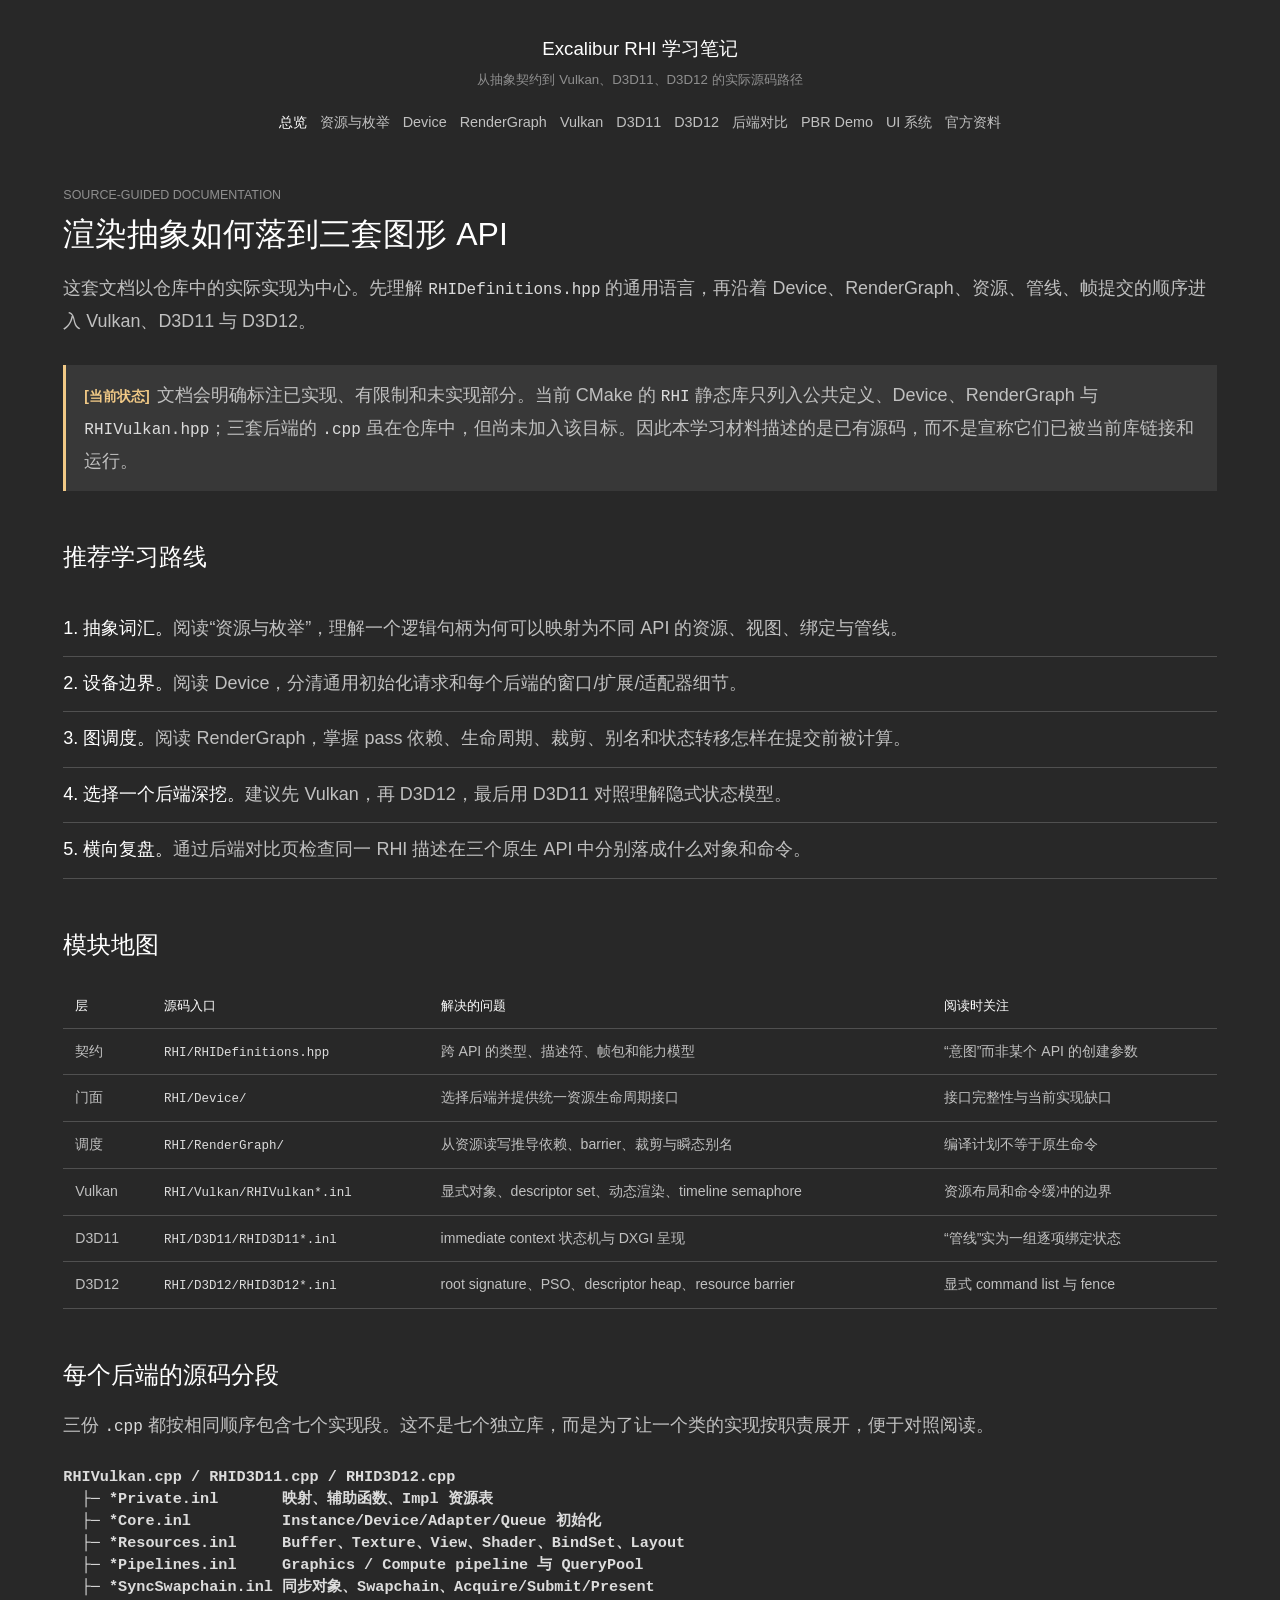
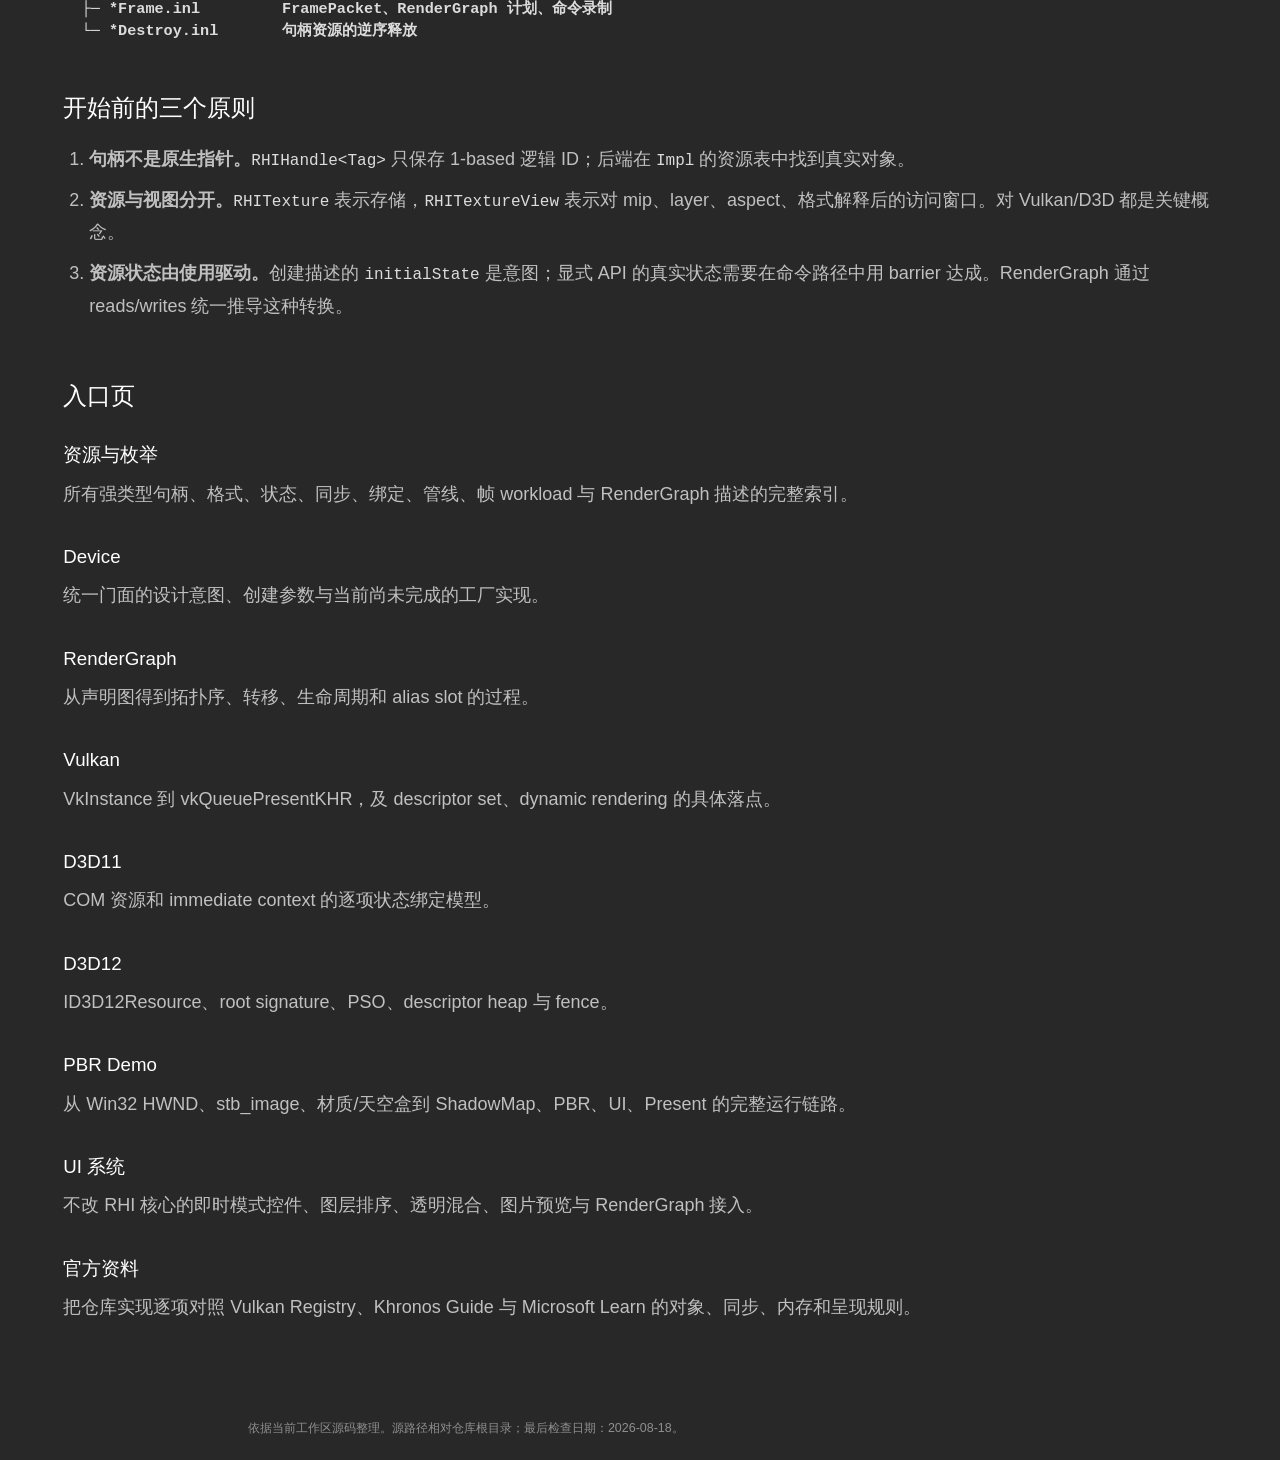
<file: RHI/Docs/index.html>
<!doctype html>
<html lang="zh-CN">
<head>
  <meta charset="utf-8">
  <meta name="viewport" content="width=device-width, initial-scale=1">
  <title>Excalibur RHI 学习索引</title>
  <link rel="stylesheet" href="rhi-learning.css">
</head>
<body>
<header class="site-header"><div class="site-header-inner">
  <a class="brand" href="index.html">Excalibur RHI 学习笔记</a>
  <p class="subtitle">从抽象契约到 Vulkan、D3D11、D3D12 的实际源码路径</p>
  <nav aria-label="主导航">
    <a aria-current="page" href="index.html">总览</a><a href="rhi-definitions.html">资源与枚举</a><a href="device.html">Device</a><a href="render-graph.html">RenderGraph</a><a href="vulkan.html">Vulkan</a><a href="d3d11.html">D3D11</a><a href="d3d12.html">D3D12</a><a href="backend-comparison.html">后端对比</a><a href="pbr-demo.html">PBR Demo</a><a href="ui-system.html">UI 系统</a><a href="official-references.html">官方资料</a>
  </nav>
</div></header>
<main>
  <p class="eyebrow">Source-guided documentation</p>
  <h1>渲染抽象如何落到三套图形 API</h1>
  <p class="lead">这套文档以仓库中的实际实现为中心。先理解 <code>RHIDefinitions.hpp</code> 的通用语言，再沿着 Device、RenderGraph、资源、管线、帧提交的顺序进入 Vulkan、D3D11 与 D3D12。</p>
  <div class="callout warning"><p><span class="label limit">当前状态</span>文档会明确标注已实现、有限制和未实现部分。当前 CMake 的 <code>RHI</code> 静态库只列入公共定义、Device、RenderGraph 与 <code>RHIVulkan.hpp</code>；三套后端的 <code>.cpp</code> 虽在仓库中，但尚未加入该目标。因此本学习材料描述的是已有源码，而不是宣称它们已被当前库链接和运行。</p></div>

  <h2>推荐学习路线</h2>
  <div class="flow">
    <div class="flow-step"><strong>1. 抽象词汇。</strong>阅读“资源与枚举”，理解一个逻辑句柄为何可以映射为不同 API 的资源、视图、绑定与管线。</div>
    <div class="flow-step"><strong>2. 设备边界。</strong>阅读 Device，分清通用初始化请求和每个后端的窗口/扩展/适配器细节。</div>
    <div class="flow-step"><strong>3. 图调度。</strong>阅读 RenderGraph，掌握 pass 依赖、生命周期、裁剪、别名和状态转移怎样在提交前被计算。</div>
    <div class="flow-step"><strong>4. 选择一个后端深挖。</strong>建议先 Vulkan，再 D3D12，最后用 D3D11 对照理解隐式状态模型。</div>
    <div class="flow-step"><strong>5. 横向复盘。</strong>通过后端对比页检查同一 RHI 描述在三个原生 API 中分别落成什么对象和命令。</div>
  </div>

  <h2>模块地图</h2>
  <div class="table-wrap"><table>
    <thead><tr><th>层</th><th>源码入口</th><th>解决的问题</th><th>阅读时关注</th></tr></thead>
    <tbody>
      <tr><td>契约</td><td><code>RHI/RHIDefinitions.hpp</code></td><td>跨 API 的类型、描述符、帧包和能力模型</td><td>“意图”而非某个 API 的创建参数</td></tr>
      <tr><td>门面</td><td><code>RHI/Device/</code></td><td>选择后端并提供统一资源生命周期接口</td><td>接口完整性与当前实现缺口</td></tr>
      <tr><td>调度</td><td><code>RHI/RenderGraph/</code></td><td>从资源读写推导依赖、barrier、裁剪与瞬态别名</td><td>编译计划不等于原生命令</td></tr>
      <tr><td>Vulkan</td><td><code>RHI/Vulkan/RHIVulkan*.inl</code></td><td>显式对象、descriptor set、动态渲染、timeline semaphore</td><td>资源布局和命令缓冲的边界</td></tr>
      <tr><td>D3D11</td><td><code>RHI/D3D11/RHID3D11*.inl</code></td><td>immediate context 状态机与 DXGI 呈现</td><td>“管线”实为一组逐项绑定状态</td></tr>
      <tr><td>D3D12</td><td><code>RHI/D3D12/RHID3D12*.inl</code></td><td>root signature、PSO、descriptor heap、resource barrier</td><td>显式 command list 与 fence</td></tr>
    </tbody>
  </table></div>

  <h2>每个后端的源码分段</h2>
  <p>三份 <code>.cpp</code> 都按相同顺序包含七个实现段。这不是七个独立库，而是为了让一个类的实现按职责展开，便于对照阅读。</p>
  <pre><code>RHIVulkan.cpp / RHID3D11.cpp / RHID3D12.cpp
  ├─ *Private.inl       映射、辅助函数、Impl 资源表
  ├─ *Core.inl          Instance/Device/Adapter/Queue 初始化
  ├─ *Resources.inl     Buffer、Texture、View、Shader、BindSet、Layout
  ├─ *Pipelines.inl     Graphics / Compute pipeline 与 QueryPool
  ├─ *SyncSwapchain.inl 同步对象、Swapchain、Acquire/Submit/Present
  ├─ *Frame.inl         FramePacket、RenderGraph 计划、命令录制
  └─ *Destroy.inl       句柄资源的逆序释放</code></pre>

  <h2>开始前的三个原则</h2>
  <ol>
    <li><strong>句柄不是原生指针。</strong><code>RHIHandle&lt;Tag&gt;</code> 只保存 1-based 逻辑 ID；后端在 <code>Impl</code> 的资源表中找到真实对象。</li>
    <li><strong>资源与视图分开。</strong><code>RHITexture</code> 表示存储，<code>RHITextureView</code> 表示对 mip、layer、aspect、格式解释后的访问窗口。对 Vulkan/D3D 都是关键概念。</li>
    <li><strong>资源状态由使用驱动。</strong>创建描述的 <code>initialState</code> 是意图；显式 API 的真实状态需要在命令路径中用 barrier 达成。RenderGraph 通过 reads/writes 统一推导这种转换。</li>
  </ol>

  <h2>入口页</h2>
  <div class="two-col">
    <div><h3><a href="rhi-definitions.html">资源与枚举</a></h3><p>所有强类型句柄、格式、状态、同步、绑定、管线、帧 workload 与 RenderGraph 描述的完整索引。</p></div>
    <div><h3><a href="device.html">Device</a></h3><p>统一门面的设计意图、创建参数与当前尚未完成的工厂实现。</p></div>
    <div><h3><a href="render-graph.html">RenderGraph</a></h3><p>从声明图得到拓扑序、转移、生命周期和 alias slot 的过程。</p></div>
    <div><h3><a href="vulkan.html">Vulkan</a></h3><p>VkInstance 到 vkQueuePresentKHR，及 descriptor set、dynamic rendering 的具体落点。</p></div>
    <div><h3><a href="d3d11.html">D3D11</a></h3><p>COM 资源和 immediate context 的逐项状态绑定模型。</p></div>
    <div><h3><a href="d3d12.html">D3D12</a></h3><p>ID3D12Resource、root signature、PSO、descriptor heap 与 fence。</p></div>
    <div><h3><a href="pbr-demo.html">PBR Demo</a></h3><p>从 Win32 HWND、stb_image、材质/天空盒到 ShadowMap、PBR、UI、Present 的完整运行链路。</p></div>
    <div><h3><a href="ui-system.html">UI 系统</a></h3><p>不改 RHI 核心的即时模式控件、图层排序、透明混合、图片预览与 RenderGraph 接入。</p></div>
    <div><h3><a href="official-references.html">官方资料</a></h3><p>把仓库实现逐项对照 Vulkan Registry、Khronos Guide 与 Microsoft Learn 的对象、同步、内存和呈现规则。</p></div>
  </div>
</main>
<footer class="footer"><div class="footer-inner">依据当前工作区源码整理。源路径相对仓库根目录；最后检查日期：2026-08-18。</div></footer>
</body></html>
</file>
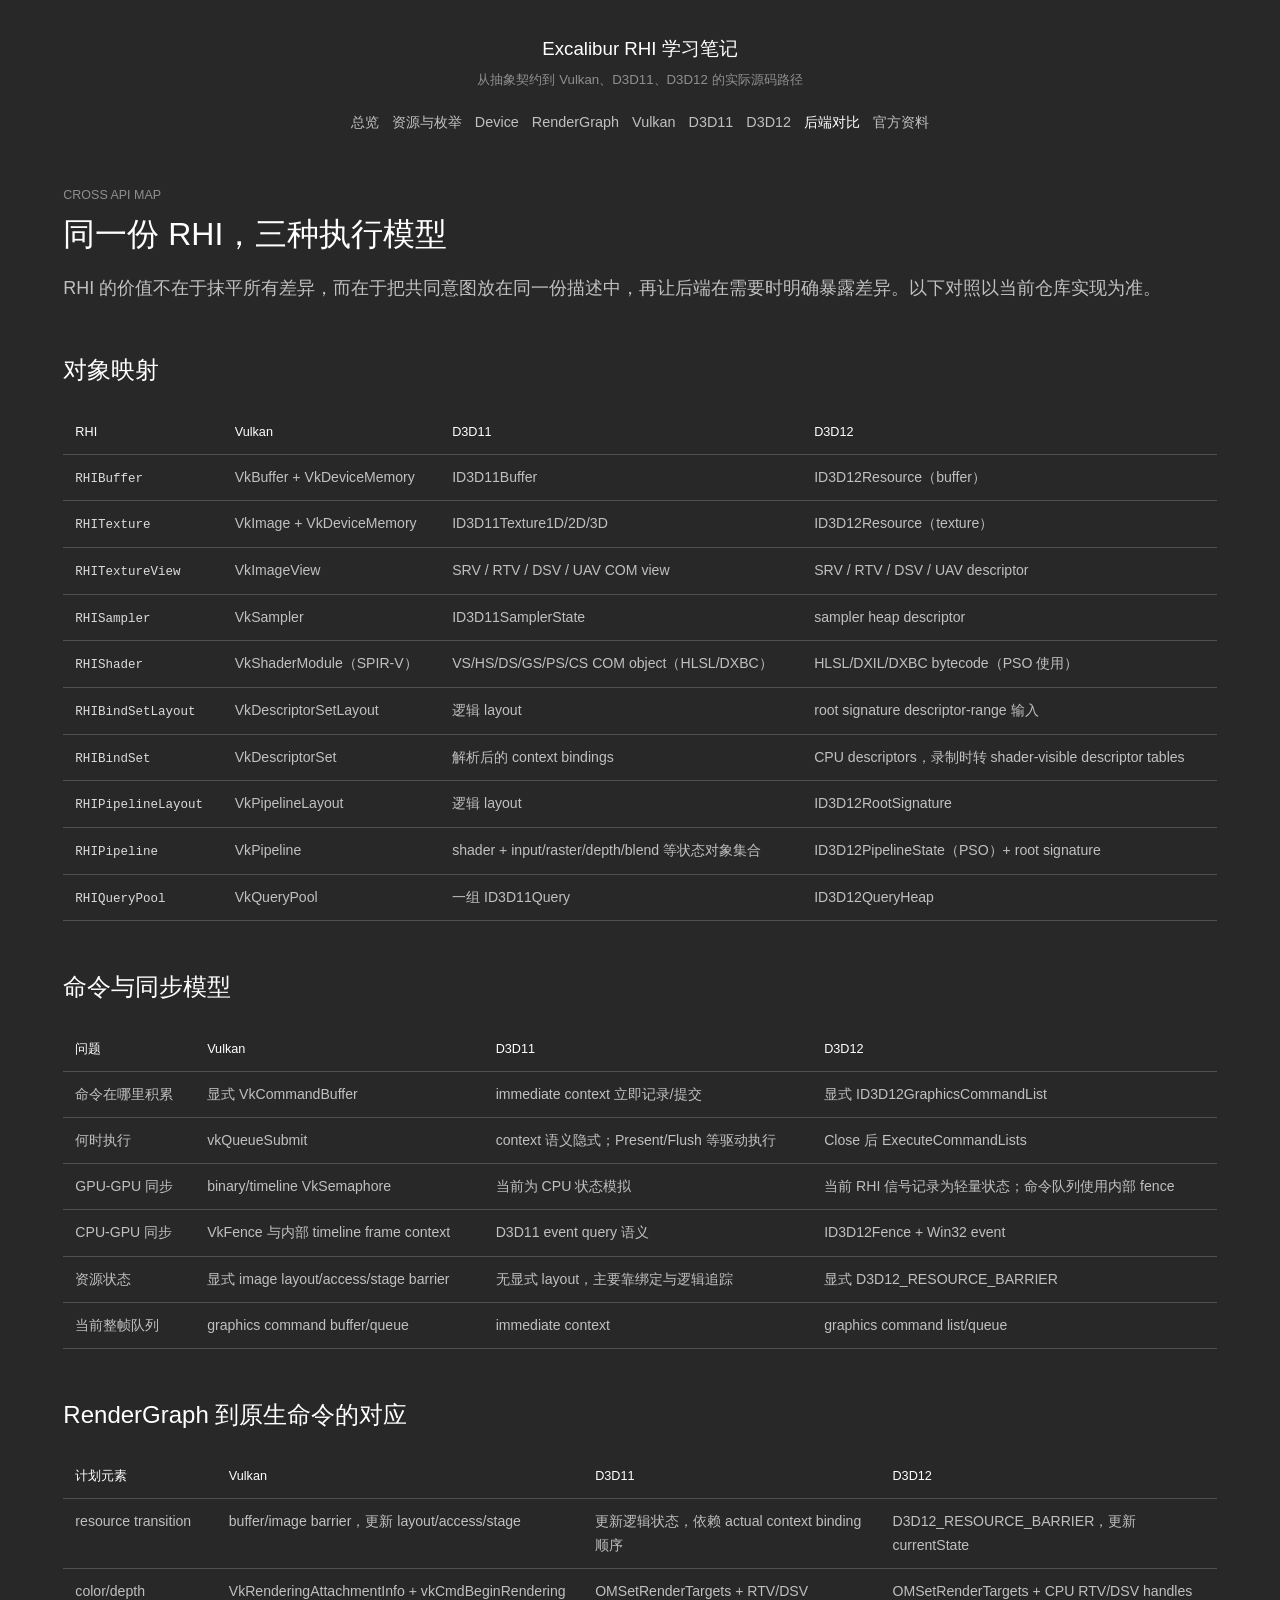
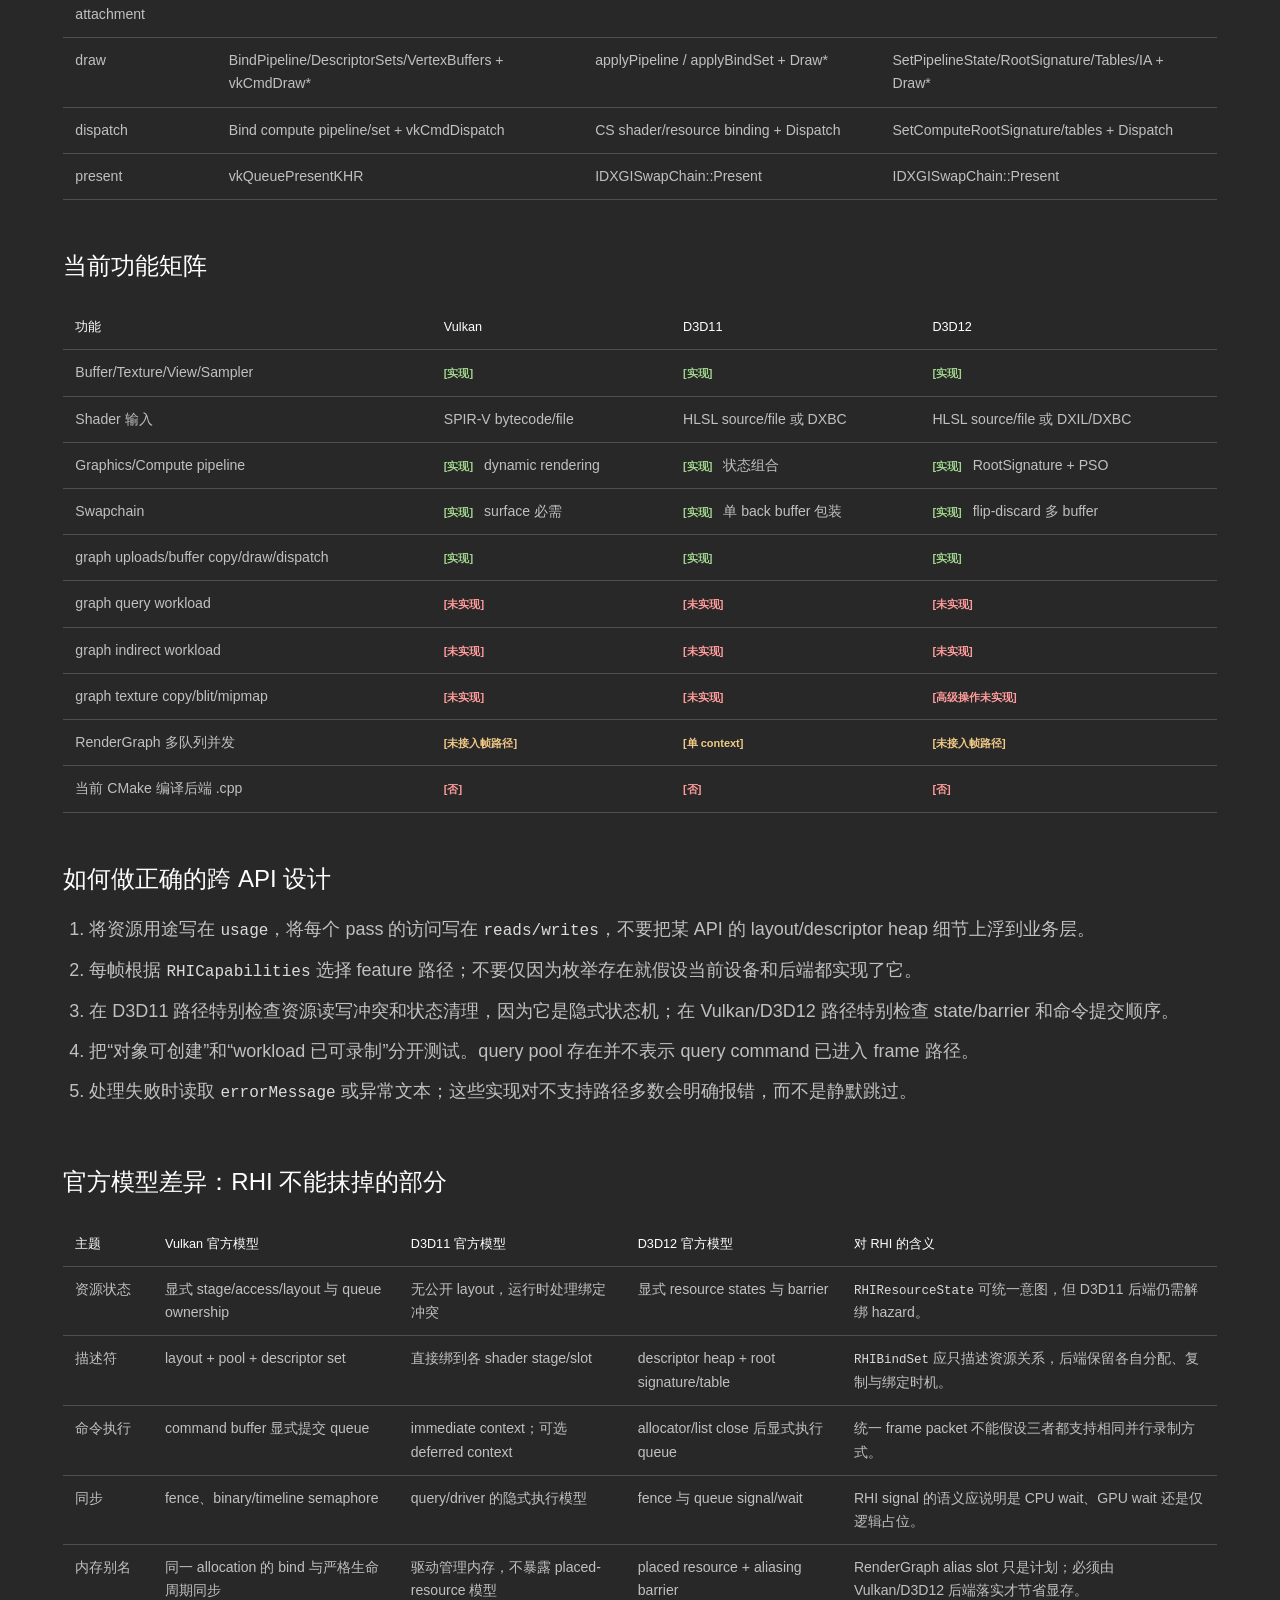
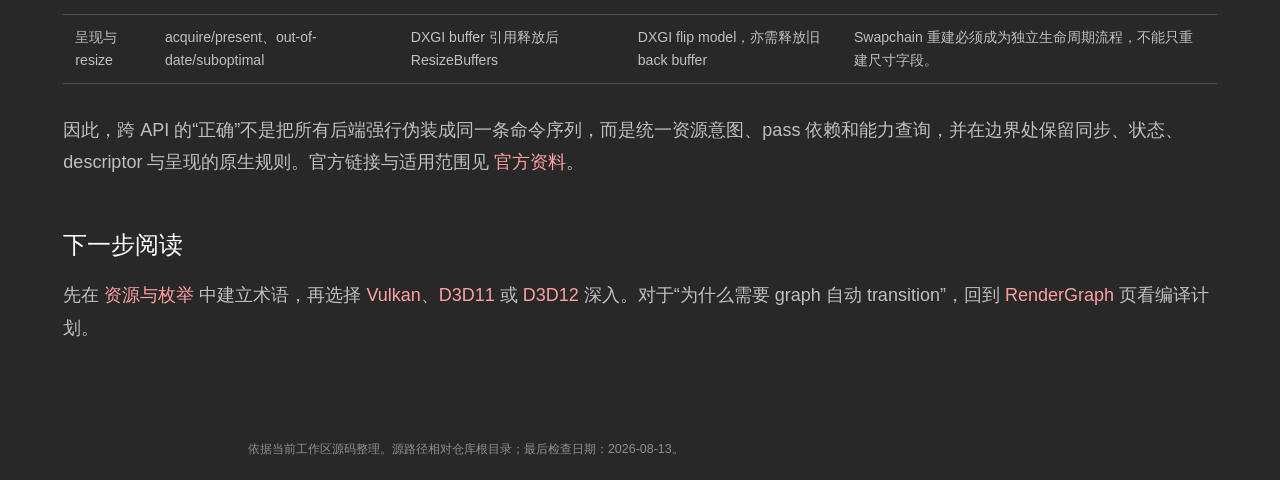
<file: RHI/Docs/backend-comparison.html>
<!doctype html>
<html lang="zh-CN"><head><meta charset="utf-8"><meta name="viewport" content="width=device-width, initial-scale=1"><title>后端对比 | Excalibur RHI</title><link rel="stylesheet" href="rhi-learning.css"></head>
<body><header class="site-header"><div class="site-header-inner"><a class="brand" href="index.html">Excalibur RHI 学习笔记</a><p class="subtitle">从抽象契约到 Vulkan、D3D11、D3D12 的实际源码路径</p><nav aria-label="主导航"><a href="index.html">总览</a><a href="rhi-definitions.html">资源与枚举</a><a href="device.html">Device</a><a href="render-graph.html">RenderGraph</a><a href="vulkan.html">Vulkan</a><a href="d3d11.html">D3D11</a><a href="d3d12.html">D3D12</a><a aria-current="page" href="backend-comparison.html">后端对比</a><a href="official-references.html">官方资料</a></nav></div></header>
<main>
<p class="eyebrow">Cross API map</p><h1>同一份 RHI，三种执行模型</h1><p class="lead">RHI 的价值不在于抹平所有差异，而在于把共同意图放在同一份描述中，再让后端在需要时明确暴露差异。以下对照以当前仓库实现为准。</p>

<h2>对象映射</h2>
<div class="table-wrap"><table><thead><tr><th>RHI</th><th>Vulkan</th><th>D3D11</th><th>D3D12</th></tr></thead><tbody>
<tr><td><code>RHIBuffer</code></td><td>VkBuffer + VkDeviceMemory</td><td>ID3D11Buffer</td><td>ID3D12Resource（buffer）</td></tr>
<tr><td><code>RHITexture</code></td><td>VkImage + VkDeviceMemory</td><td>ID3D11Texture1D/2D/3D</td><td>ID3D12Resource（texture）</td></tr>
<tr><td><code>RHITextureView</code></td><td>VkImageView</td><td>SRV / RTV / DSV / UAV COM view</td><td>SRV / RTV / DSV / UAV descriptor</td></tr>
<tr><td><code>RHISampler</code></td><td>VkSampler</td><td>ID3D11SamplerState</td><td>sampler heap descriptor</td></tr>
<tr><td><code>RHIShader</code></td><td>VkShaderModule（SPIR-V）</td><td>VS/HS/DS/GS/PS/CS COM object（HLSL/DXBC）</td><td>HLSL/DXIL/DXBC bytecode（PSO 使用）</td></tr>
<tr><td><code>RHIBindSetLayout</code></td><td>VkDescriptorSetLayout</td><td>逻辑 layout</td><td>root signature descriptor-range 输入</td></tr>
<tr><td><code>RHIBindSet</code></td><td>VkDescriptorSet</td><td>解析后的 context bindings</td><td>CPU descriptors，录制时转 shader-visible descriptor tables</td></tr>
<tr><td><code>RHIPipelineLayout</code></td><td>VkPipelineLayout</td><td>逻辑 layout</td><td>ID3D12RootSignature</td></tr>
<tr><td><code>RHIPipeline</code></td><td>VkPipeline</td><td>shader + input/raster/depth/blend 等状态对象集合</td><td>ID3D12PipelineState（PSO）+ root signature</td></tr>
<tr><td><code>RHIQueryPool</code></td><td>VkQueryPool</td><td>一组 ID3D11Query</td><td>ID3D12QueryHeap</td></tr>
</tbody></table></div>

<h2>命令与同步模型</h2>
<div class="table-wrap"><table><thead><tr><th>问题</th><th>Vulkan</th><th>D3D11</th><th>D3D12</th></tr></thead><tbody>
<tr><td>命令在哪里积累</td><td>显式 VkCommandBuffer</td><td>immediate context 立即记录/提交</td><td>显式 ID3D12GraphicsCommandList</td></tr>
<tr><td>何时执行</td><td>vkQueueSubmit</td><td>context 语义隐式；Present/Flush 等驱动执行</td><td>Close 后 ExecuteCommandLists</td></tr>
<tr><td>GPU-GPU 同步</td><td>binary/timeline VkSemaphore</td><td>当前为 CPU 状态模拟</td><td>当前 RHI 信号记录为轻量状态；命令队列使用内部 fence</td></tr>
<tr><td>CPU-GPU 同步</td><td>VkFence 与内部 timeline frame context</td><td>D3D11 event query 语义</td><td>ID3D12Fence + Win32 event</td></tr>
<tr><td>资源状态</td><td>显式 image layout/access/stage barrier</td><td>无显式 layout，主要靠绑定与逻辑追踪</td><td>显式 D3D12_RESOURCE_BARRIER</td></tr>
<tr><td>当前整帧队列</td><td>graphics command buffer/queue</td><td>immediate context</td><td>graphics command list/queue</td></tr>
</tbody></table></div>

<h2>RenderGraph 到原生命令的对应</h2>
<div class="table-wrap"><table><thead><tr><th>计划元素</th><th>Vulkan</th><th>D3D11</th><th>D3D12</th></tr></thead><tbody>
<tr><td>resource transition</td><td>buffer/image barrier，更新 layout/access/stage</td><td>更新逻辑状态，依赖 actual context binding 顺序</td><td>D3D12_RESOURCE_BARRIER，更新 currentState</td></tr>
<tr><td>color/depth attachment</td><td>VkRenderingAttachmentInfo + vkCmdBeginRendering</td><td>OMSetRenderTargets + RTV/DSV</td><td>OMSetRenderTargets + CPU RTV/DSV handles</td></tr>
<tr><td>draw</td><td>BindPipeline/DescriptorSets/VertexBuffers + vkCmdDraw*</td><td>applyPipeline / applyBindSet + Draw*</td><td>SetPipelineState/RootSignature/Tables/IA + Draw*</td></tr>
<tr><td>dispatch</td><td>Bind compute pipeline/set + vkCmdDispatch</td><td>CS shader/resource binding + Dispatch</td><td>SetComputeRootSignature/tables + Dispatch</td></tr>
<tr><td>present</td><td>vkQueuePresentKHR</td><td>IDXGISwapChain::Present</td><td>IDXGISwapChain::Present</td></tr>
</tbody></table></div>

<h2>当前功能矩阵</h2>
<div class="table-wrap"><table><thead><tr><th>功能</th><th>Vulkan</th><th>D3D11</th><th>D3D12</th></tr></thead><tbody>
<tr><td>Buffer/Texture/View/Sampler</td><td><span class="label ok">实现</span></td><td><span class="label ok">实现</span></td><td><span class="label ok">实现</span></td></tr>
<tr><td>Shader 输入</td><td>SPIR-V bytecode/file</td><td>HLSL source/file 或 DXBC</td><td>HLSL source/file 或 DXIL/DXBC</td></tr>
<tr><td>Graphics/Compute pipeline</td><td><span class="label ok">实现</span> dynamic rendering</td><td><span class="label ok">实现</span> 状态组合</td><td><span class="label ok">实现</span> RootSignature + PSO</td></tr>
<tr><td>Swapchain</td><td><span class="label ok">实现</span> surface 必需</td><td><span class="label ok">实现</span> 单 back buffer 包装</td><td><span class="label ok">实现</span> flip-discard 多 buffer</td></tr>
<tr><td>graph uploads/buffer copy/draw/dispatch</td><td><span class="label ok">实现</span></td><td><span class="label ok">实现</span></td><td><span class="label ok">实现</span></td></tr>
<tr><td>graph query workload</td><td><span class="label missing">未实现</span></td><td><span class="label missing">未实现</span></td><td><span class="label missing">未实现</span></td></tr>
<tr><td>graph indirect workload</td><td><span class="label missing">未实现</span></td><td><span class="label missing">未实现</span></td><td><span class="label missing">未实现</span></td></tr>
<tr><td>graph texture copy/blit/mipmap</td><td><span class="label missing">未实现</span></td><td><span class="label missing">未实现</span></td><td><span class="label missing">高级操作未实现</span></td></tr>
<tr><td>RenderGraph 多队列并发</td><td><span class="label limit">未接入帧路径</span></td><td><span class="label limit">单 context</span></td><td><span class="label limit">未接入帧路径</span></td></tr>
<tr><td>当前 CMake 编译后端 .cpp</td><td><span class="label missing">否</span></td><td><span class="label missing">否</span></td><td><span class="label missing">否</span></td></tr>
</tbody></table></div>

<h2>如何做正确的跨 API 设计</h2>
<ol><li>将资源用途写在 <code>usage</code>，将每个 pass 的访问写在 <code>reads/writes</code>，不要把某 API 的 layout/descriptor heap 细节上浮到业务层。</li><li>每帧根据 <code>RHICapabilities</code> 选择 feature 路径；不要仅因为枚举存在就假设当前设备和后端都实现了它。</li><li>在 D3D11 路径特别检查资源读写冲突和状态清理，因为它是隐式状态机；在 Vulkan/D3D12 路径特别检查 state/barrier 和命令提交顺序。</li><li>把“对象可创建”和“workload 已可录制”分开测试。query pool 存在并不表示 query command 已进入 frame 路径。</li><li>处理失败时读取 <code>errorMessage</code> 或异常文本；这些实现对不支持路径多数会明确报错，而不是静默跳过。</li></ol>

<h2>官方模型差异：RHI 不能抹掉的部分</h2>
<div class="table-wrap"><table><thead><tr><th>主题</th><th>Vulkan 官方模型</th><th>D3D11 官方模型</th><th>D3D12 官方模型</th><th>对 RHI 的含义</th></tr></thead><tbody>
<tr><td>资源状态</td><td>显式 stage/access/layout 与 queue ownership</td><td>无公开 layout，运行时处理绑定冲突</td><td>显式 resource states 与 barrier</td><td><code>RHIResourceState</code> 可统一意图，但 D3D11 后端仍需解绑 hazard。</td></tr>
<tr><td>描述符</td><td>layout + pool + descriptor set</td><td>直接绑到各 shader stage/slot</td><td>descriptor heap + root signature/table</td><td><code>RHIBindSet</code> 应只描述资源关系，后端保留各自分配、复制与绑定时机。</td></tr>
<tr><td>命令执行</td><td>command buffer 显式提交 queue</td><td>immediate context；可选 deferred context</td><td>allocator/list close 后显式执行 queue</td><td>统一 frame packet 不能假设三者都支持相同并行录制方式。</td></tr>
<tr><td>同步</td><td>fence、binary/timeline semaphore</td><td>query/driver 的隐式执行模型</td><td>fence 与 queue signal/wait</td><td>RHI signal 的语义应说明是 CPU wait、GPU wait 还是仅逻辑占位。</td></tr>
<tr><td>内存别名</td><td>同一 allocation 的 bind 与严格生命周期同步</td><td>驱动管理内存，不暴露 placed-resource 模型</td><td>placed resource + aliasing barrier</td><td>RenderGraph alias slot 只是计划；必须由 Vulkan/D3D12 后端落实才节省显存。</td></tr>
<tr><td>呈现与 resize</td><td>acquire/present、out-of-date/suboptimal</td><td>DXGI buffer 引用释放后 ResizeBuffers</td><td>DXGI flip model，亦需释放旧 back buffer</td><td>Swapchain 重建必须成为独立生命周期流程，不能只重建尺寸字段。</td></tr>
</tbody></table></div>
<p>因此，跨 API 的“正确”不是把所有后端强行伪装成同一条命令序列，而是统一资源意图、pass 依赖和能力查询，并在边界处保留同步、状态、descriptor 与呈现的原生规则。官方链接与适用范围见 <a href="official-references.html">官方资料</a>。</p>

<h2>下一步阅读</h2><p>先在 <a href="rhi-definitions.html">资源与枚举</a> 中建立术语，再选择 <a href="vulkan.html">Vulkan</a>、<a href="d3d11.html">D3D11</a> 或 <a href="d3d12.html">D3D12</a> 深入。对于“为什么需要 graph 自动 transition”，回到 <a href="render-graph.html">RenderGraph</a> 页看编译计划。</p>
</main><footer class="footer"><div class="footer-inner">依据当前工作区源码整理。源路径相对仓库根目录；最后检查日期：2026-08-13。</div></footer></body></html>
</file>
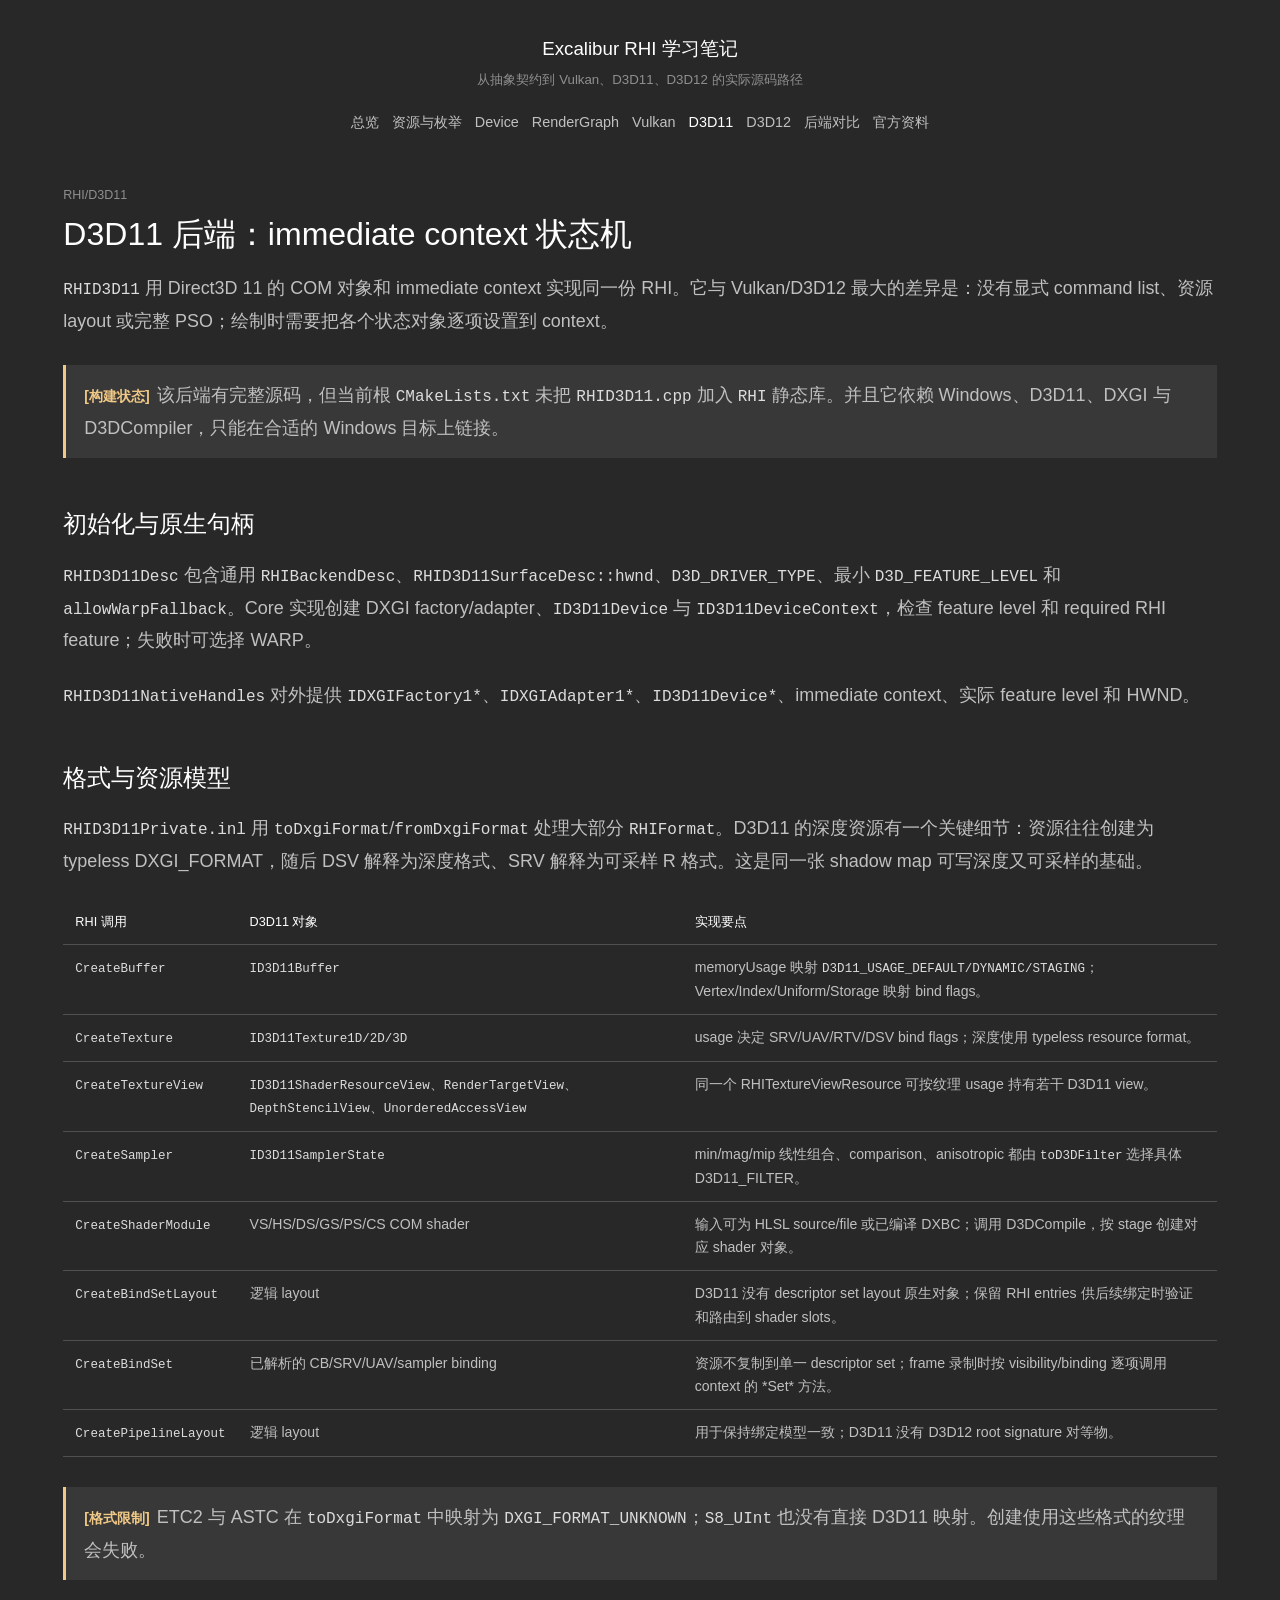
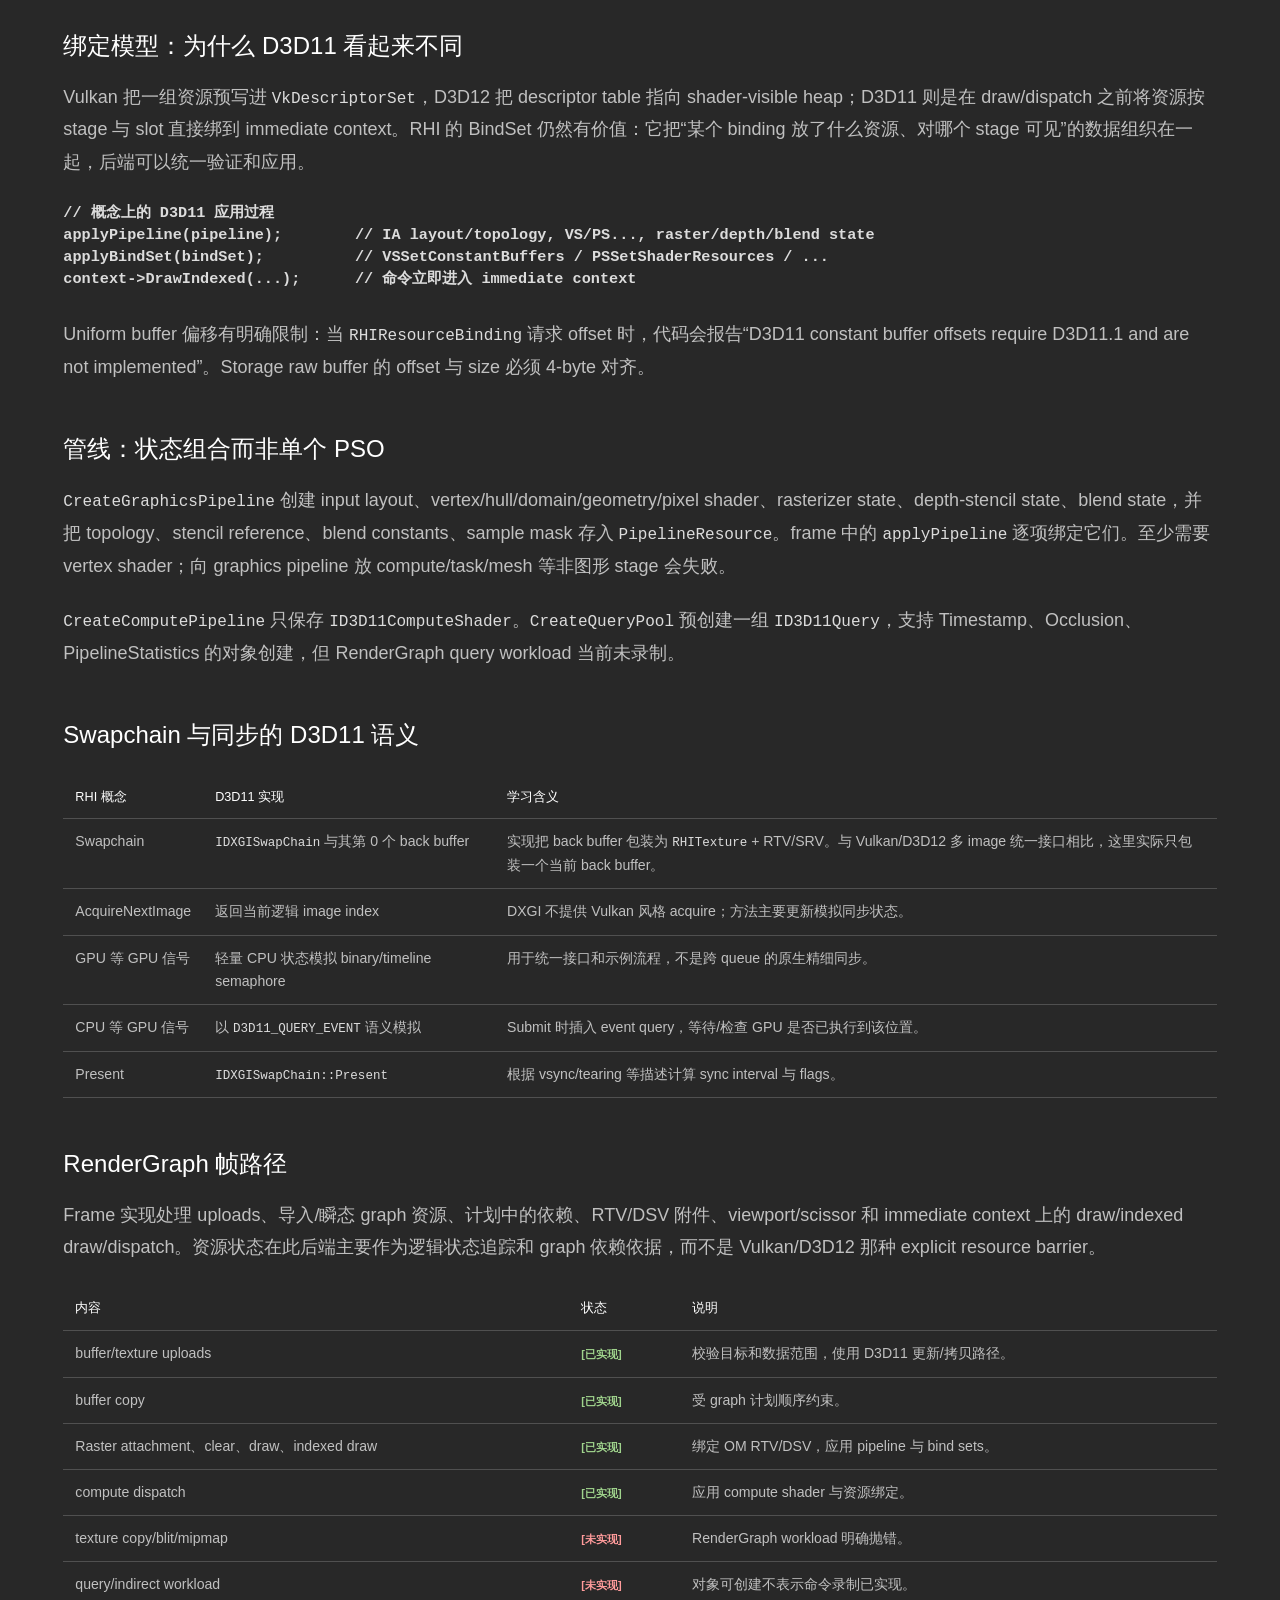
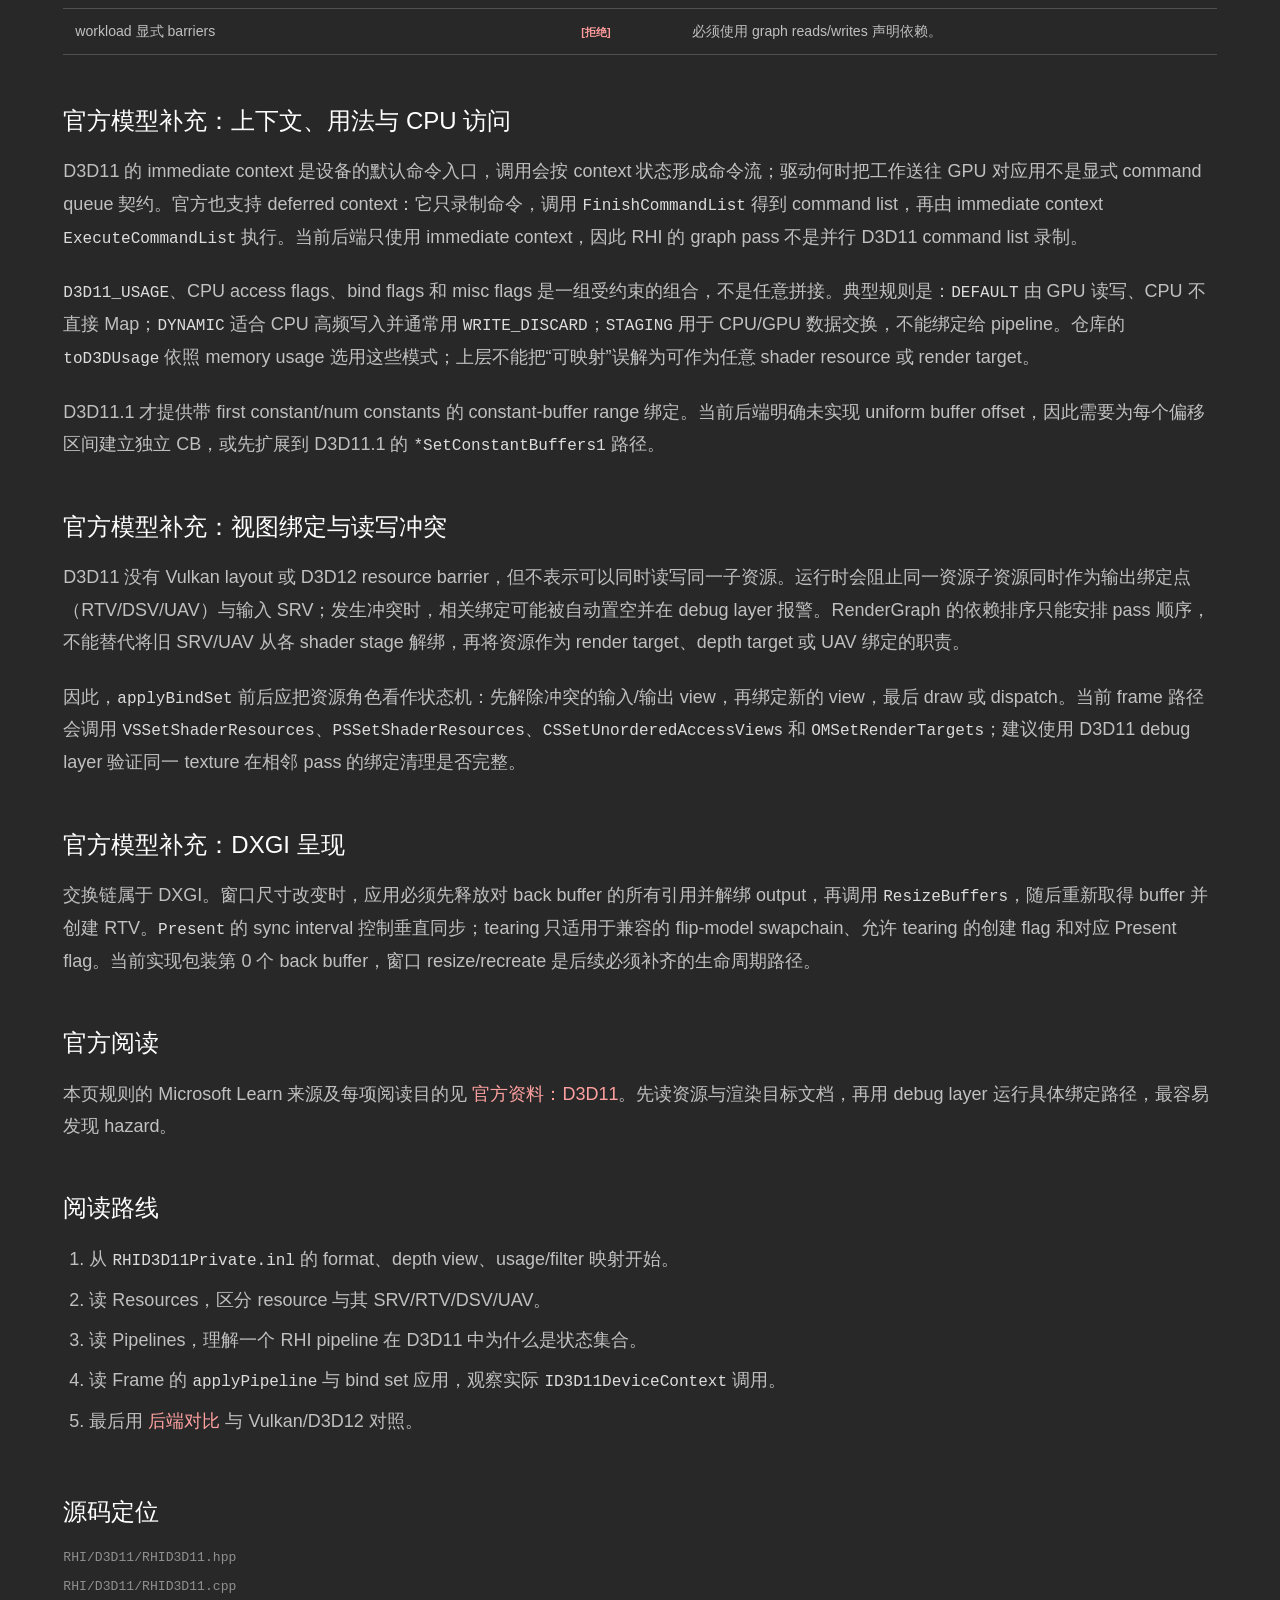
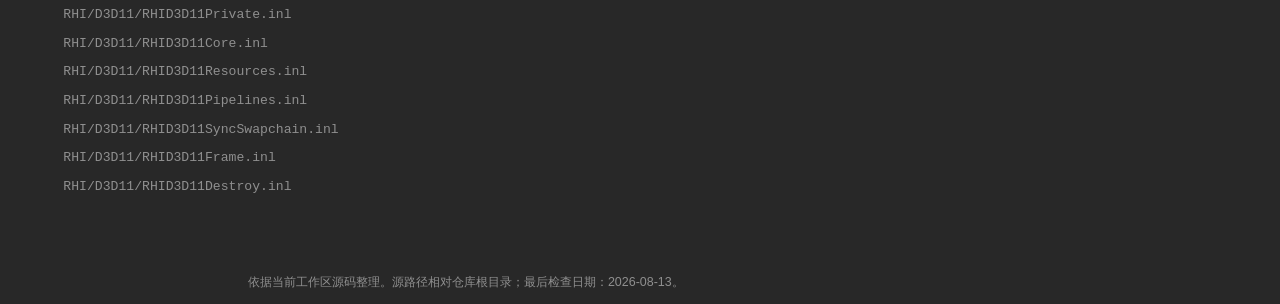
<file: RHI/Docs/d3d11.html>
<!doctype html>
<html lang="zh-CN"><head><meta charset="utf-8"><meta name="viewport" content="width=device-width, initial-scale=1"><title>D3D11 | Excalibur RHI</title><link rel="stylesheet" href="rhi-learning.css"></head>
<body><header class="site-header"><div class="site-header-inner"><a class="brand" href="index.html">Excalibur RHI 学习笔记</a><p class="subtitle">从抽象契约到 Vulkan、D3D11、D3D12 的实际源码路径</p><nav aria-label="主导航"><a href="index.html">总览</a><a href="rhi-definitions.html">资源与枚举</a><a href="device.html">Device</a><a href="render-graph.html">RenderGraph</a><a href="vulkan.html">Vulkan</a><a aria-current="page" href="d3d11.html">D3D11</a><a href="d3d12.html">D3D12</a><a href="backend-comparison.html">后端对比</a><a href="official-references.html">官方资料</a></nav></div></header>
<main>
<p class="eyebrow">RHI/D3D11</p><h1>D3D11 后端：immediate context 状态机</h1><p class="lead"><code>RHID3D11</code> 用 Direct3D 11 的 COM 对象和 immediate context 实现同一份 RHI。它与 Vulkan/D3D12 最大的差异是：没有显式 command list、资源 layout 或完整 PSO；绘制时需要把各个状态对象逐项设置到 context。</p>
<div class="callout warning"><p><span class="label limit">构建状态</span>该后端有完整源码，但当前根 <code>CMakeLists.txt</code> 未把 <code>RHID3D11.cpp</code> 加入 <code>RHI</code> 静态库。并且它依赖 Windows、D3D11、DXGI 与 D3DCompiler，只能在合适的 Windows 目标上链接。</p></div>

<h2>初始化与原生句柄</h2>
<p><code>RHID3D11Desc</code> 包含通用 <code>RHIBackendDesc</code>、<code>RHID3D11SurfaceDesc::hwnd</code>、<code>D3D_DRIVER_TYPE</code>、最小 <code>D3D_FEATURE_LEVEL</code> 和 <code>allowWarpFallback</code>。Core 实现创建 DXGI factory/adapter、<code>ID3D11Device</code> 与 <code>ID3D11DeviceContext</code>，检查 feature level 和 required RHI feature；失败时可选择 WARP。</p>
<p><code>RHID3D11NativeHandles</code> 对外提供 <code>IDXGIFactory1*</code>、<code>IDXGIAdapter1*</code>、<code>ID3D11Device*</code>、immediate context、实际 feature level 和 HWND。</p>

<h2>格式与资源模型</h2>
<p><code>RHID3D11Private.inl</code> 用 <code>toDxgiFormat</code>/<code>fromDxgiFormat</code> 处理大部分 <code>RHIFormat</code>。D3D11 的深度资源有一个关键细节：资源往往创建为 typeless DXGI_FORMAT，随后 DSV 解释为深度格式、SRV 解释为可采样 R 格式。这是同一张 shadow map 可写深度又可采样的基础。</p>
<div class="table-wrap"><table><thead><tr><th>RHI 调用</th><th>D3D11 对象</th><th>实现要点</th></tr></thead><tbody>
<tr><td><code>CreateBuffer</code></td><td><code>ID3D11Buffer</code></td><td>memoryUsage 映射 <code>D3D11_USAGE_DEFAULT/DYNAMIC/STAGING</code>；Vertex/Index/Uniform/Storage 映射 bind flags。</td></tr>
<tr><td><code>CreateTexture</code></td><td><code>ID3D11Texture1D/2D/3D</code></td><td>usage 决定 SRV/UAV/RTV/DSV bind flags；深度使用 typeless resource format。</td></tr>
<tr><td><code>CreateTextureView</code></td><td><code>ID3D11ShaderResourceView</code>、<code>RenderTargetView</code>、<code>DepthStencilView</code>、<code>UnorderedAccessView</code></td><td>同一个 RHITextureViewResource 可按纹理 usage 持有若干 D3D11 view。</td></tr>
<tr><td><code>CreateSampler</code></td><td><code>ID3D11SamplerState</code></td><td>min/mag/mip 线性组合、comparison、anisotropic 都由 <code>toD3DFilter</code> 选择具体 D3D11_FILTER。</td></tr>
<tr><td><code>CreateShaderModule</code></td><td>VS/HS/DS/GS/PS/CS COM shader</td><td>输入可为 HLSL source/file 或已编译 DXBC；调用 D3DCompile，按 stage 创建对应 shader 对象。</td></tr>
<tr><td><code>CreateBindSetLayout</code></td><td>逻辑 layout</td><td>D3D11 没有 descriptor set layout 原生对象；保留 RHI entries 供后续绑定时验证和路由到 shader slots。</td></tr>
<tr><td><code>CreateBindSet</code></td><td>已解析的 CB/SRV/UAV/sampler binding</td><td>资源不复制到单一 descriptor set；frame 录制时按 visibility/binding 逐项调用 context 的 *Set* 方法。</td></tr>
<tr><td><code>CreatePipelineLayout</code></td><td>逻辑 layout</td><td>用于保持绑定模型一致；D3D11 没有 D3D12 root signature 对等物。</td></tr>
</tbody></table></div>
<div class="callout warning"><p><span class="label limit">格式限制</span>ETC2 与 ASTC 在 <code>toDxgiFormat</code> 中映射为 <code>DXGI_FORMAT_UNKNOWN</code>；<code>S8_UInt</code> 也没有直接 D3D11 映射。创建使用这些格式的纹理会失败。</p></div>

<h2>绑定模型：为什么 D3D11 看起来不同</h2>
<p>Vulkan 把一组资源预写进 <code>VkDescriptorSet</code>，D3D12 把 descriptor table 指向 shader-visible heap；D3D11 则是在 draw/dispatch 之前将资源按 stage 与 slot 直接绑到 immediate context。RHI 的 BindSet 仍然有价值：它把“某个 binding 放了什么资源、对哪个 stage 可见”的数据组织在一起，后端可以统一验证和应用。</p>
<pre><code>// 概念上的 D3D11 应用过程
applyPipeline(pipeline);        // IA layout/topology, VS/PS..., raster/depth/blend state
applyBindSet(bindSet);          // VSSetConstantBuffers / PSSetShaderResources / ...
context-&gt;DrawIndexed(...);      // 命令立即进入 immediate context</code></pre>
<p>Uniform buffer 偏移有明确限制：当 <code>RHIResourceBinding</code> 请求 offset 时，代码会报告“D3D11 constant buffer offsets require D3D11.1 and are not implemented”。Storage raw buffer 的 offset 与 size 必须 4-byte 对齐。</p>

<h2>管线：状态组合而非单个 PSO</h2>
<p><code>CreateGraphicsPipeline</code> 创建 input layout、vertex/hull/domain/geometry/pixel shader、rasterizer state、depth-stencil state、blend state，并把 topology、stencil reference、blend constants、sample mask 存入 <code>PipelineResource</code>。frame 中的 <code>applyPipeline</code> 逐项绑定它们。至少需要 vertex shader；向 graphics pipeline 放 compute/task/mesh 等非图形 stage 会失败。</p>
<p><code>CreateComputePipeline</code> 只保存 <code>ID3D11ComputeShader</code>。<code>CreateQueryPool</code> 预创建一组 <code>ID3D11Query</code>，支持 Timestamp、Occlusion、PipelineStatistics 的对象创建，但 RenderGraph query workload 当前未录制。</p>

<h2>Swapchain 与同步的 D3D11 语义</h2>
<div class="table-wrap"><table><thead><tr><th>RHI 概念</th><th>D3D11 实现</th><th>学习含义</th></tr></thead><tbody>
<tr><td>Swapchain</td><td><code>IDXGISwapChain</code> 与其第 0 个 back buffer</td><td>实现把 back buffer 包装为 <code>RHITexture</code> + RTV/SRV。与 Vulkan/D3D12 多 image 统一接口相比，这里实际只包装一个当前 back buffer。</td></tr>
<tr><td>AcquireNextImage</td><td>返回当前逻辑 image index</td><td>DXGI 不提供 Vulkan 风格 acquire；方法主要更新模拟同步状态。</td></tr>
<tr><td>GPU 等 GPU 信号</td><td>轻量 CPU 状态模拟 binary/timeline semaphore</td><td>用于统一接口和示例流程，不是跨 queue 的原生精细同步。</td></tr>
<tr><td>CPU 等 GPU 信号</td><td>以 <code>D3D11_QUERY_EVENT</code> 语义模拟</td><td>Submit 时插入 event query，等待/检查 GPU 是否已执行到该位置。</td></tr>
<tr><td>Present</td><td><code>IDXGISwapChain::Present</code></td><td>根据 vsync/tearing 等描述计算 sync interval 与 flags。</td></tr>
</tbody></table></div>

<h2>RenderGraph 帧路径</h2>
<p>Frame 实现处理 uploads、导入/瞬态 graph 资源、计划中的依赖、RTV/DSV 附件、viewport/scissor 和 immediate context 上的 draw/indexed draw/dispatch。资源状态在此后端主要作为逻辑状态追踪和 graph 依赖依据，而不是 Vulkan/D3D12 那种 explicit resource barrier。</p>
<div class="table-wrap"><table><thead><tr><th>内容</th><th>状态</th><th>说明</th></tr></thead><tbody>
<tr><td>buffer/texture uploads</td><td><span class="label ok">已实现</span></td><td>校验目标和数据范围，使用 D3D11 更新/拷贝路径。</td></tr>
<tr><td>buffer copy</td><td><span class="label ok">已实现</span></td><td>受 graph 计划顺序约束。</td></tr>
<tr><td>Raster attachment、clear、draw、indexed draw</td><td><span class="label ok">已实现</span></td><td>绑定 OM RTV/DSV，应用 pipeline 与 bind sets。</td></tr>
<tr><td>compute dispatch</td><td><span class="label ok">已实现</span></td><td>应用 compute shader 与资源绑定。</td></tr>
<tr><td>texture copy/blit/mipmap</td><td><span class="label missing">未实现</span></td><td>RenderGraph workload 明确抛错。</td></tr>
<tr><td>query/indirect workload</td><td><span class="label missing">未实现</span></td><td>对象可创建不表示命令录制已实现。</td></tr>
<tr><td>workload 显式 barriers</td><td><span class="label missing">拒绝</span></td><td>必须使用 graph reads/writes 声明依赖。</td></tr>
</tbody></table></div>

<h2>官方模型补充：上下文、用法与 CPU 访问</h2>
<p>D3D11 的 immediate context 是设备的默认命令入口，调用会按 context 状态形成命令流；驱动何时把工作送往 GPU 对应用不是显式 command queue 契约。官方也支持 deferred context：它只录制命令，调用 <code>FinishCommandList</code> 得到 command list，再由 immediate context <code>ExecuteCommandList</code> 执行。当前后端只使用 immediate context，因此 RHI 的 graph pass 不是并行 D3D11 command list 录制。</p>
<p><code>D3D11_USAGE</code>、CPU access flags、bind flags 和 misc flags 是一组受约束的组合，不是任意拼接。典型规则是：<code>DEFAULT</code> 由 GPU 读写、CPU 不直接 Map；<code>DYNAMIC</code> 适合 CPU 高频写入并通常用 <code>WRITE_DISCARD</code>；<code>STAGING</code> 用于 CPU/GPU 数据交换，不能绑定给 pipeline。仓库的 <code>toD3DUsage</code> 依照 memory usage 选用这些模式；上层不能把“可映射”误解为可作为任意 shader resource 或 render target。</p>
<p>D3D11.1 才提供带 first constant/num constants 的 constant-buffer range 绑定。当前后端明确未实现 uniform buffer offset，因此需要为每个偏移区间建立独立 CB，或先扩展到 D3D11.1 的 <code>*SetConstantBuffers1</code> 路径。</p>

<h2>官方模型补充：视图绑定与读写冲突</h2>
<p>D3D11 没有 Vulkan layout 或 D3D12 resource barrier，但不表示可以同时读写同一子资源。运行时会阻止同一资源子资源同时作为输出绑定点（RTV/DSV/UAV）与输入 SRV；发生冲突时，相关绑定可能被自动置空并在 debug layer 报警。RenderGraph 的依赖排序只能安排 pass 顺序，不能替代将旧 SRV/UAV 从各 shader stage 解绑，再将资源作为 render target、depth target 或 UAV 绑定的职责。</p>
<p>因此，<code>applyBindSet</code> 前后应把资源角色看作状态机：先解除冲突的输入/输出 view，再绑定新的 view，最后 draw 或 dispatch。当前 frame 路径会调用 <code>VSSetShaderResources</code>、<code>PSSetShaderResources</code>、<code>CSSetUnorderedAccessViews</code> 和 <code>OMSetRenderTargets</code>；建议使用 D3D11 debug layer 验证同一 texture 在相邻 pass 的绑定清理是否完整。</p>

<h2>官方模型补充：DXGI 呈现</h2>
<p>交换链属于 DXGI。窗口尺寸改变时，应用必须先释放对 back buffer 的所有引用并解绑 output，再调用 <code>ResizeBuffers</code>，随后重新取得 buffer 并创建 RTV。<code>Present</code> 的 sync interval 控制垂直同步；tearing 只适用于兼容的 flip-model swapchain、允许 tearing 的创建 flag 和对应 Present flag。当前实现包装第 0 个 back buffer，窗口 resize/recreate 是后续必须补齐的生命周期路径。</p>

<h2>官方阅读</h2>
<p>本页规则的 Microsoft Learn 来源及每项阅读目的见 <a href="official-references.html#d3d11">官方资料：D3D11</a>。先读资源与渲染目标文档，再用 debug layer 运行具体绑定路径，最容易发现 hazard。</p>

<h2>阅读路线</h2><ol><li>从 <code>RHID3D11Private.inl</code> 的 format、depth view、usage/filter 映射开始。</li><li>读 Resources，区分 resource 与其 SRV/RTV/DSV/UAV。</li><li>读 Pipelines，理解一个 RHI pipeline 在 D3D11 中为什么是状态集合。</li><li>读 Frame 的 <code>applyPipeline</code> 与 bind set 应用，观察实际 <code>ID3D11DeviceContext</code> 调用。</li><li>最后用 <a href="backend-comparison.html">后端对比</a> 与 Vulkan/D3D12 对照。</li></ol>
<h2>源码定位</h2><div class="source-list"><div>RHI/D3D11/RHID3D11.hpp</div><div>RHI/D3D11/RHID3D11.cpp</div><div>RHI/D3D11/RHID3D11Private.inl</div><div>RHI/D3D11/RHID3D11Core.inl</div><div>RHI/D3D11/RHID3D11Resources.inl</div><div>RHI/D3D11/RHID3D11Pipelines.inl</div><div>RHI/D3D11/RHID3D11SyncSwapchain.inl</div><div>RHI/D3D11/RHID3D11Frame.inl</div><div>RHI/D3D11/RHID3D11Destroy.inl</div></div>
</main><footer class="footer"><div class="footer-inner">依据当前工作区源码整理。源路径相对仓库根目录；最后检查日期：2026-08-13。</div></footer></body></html>
</file>
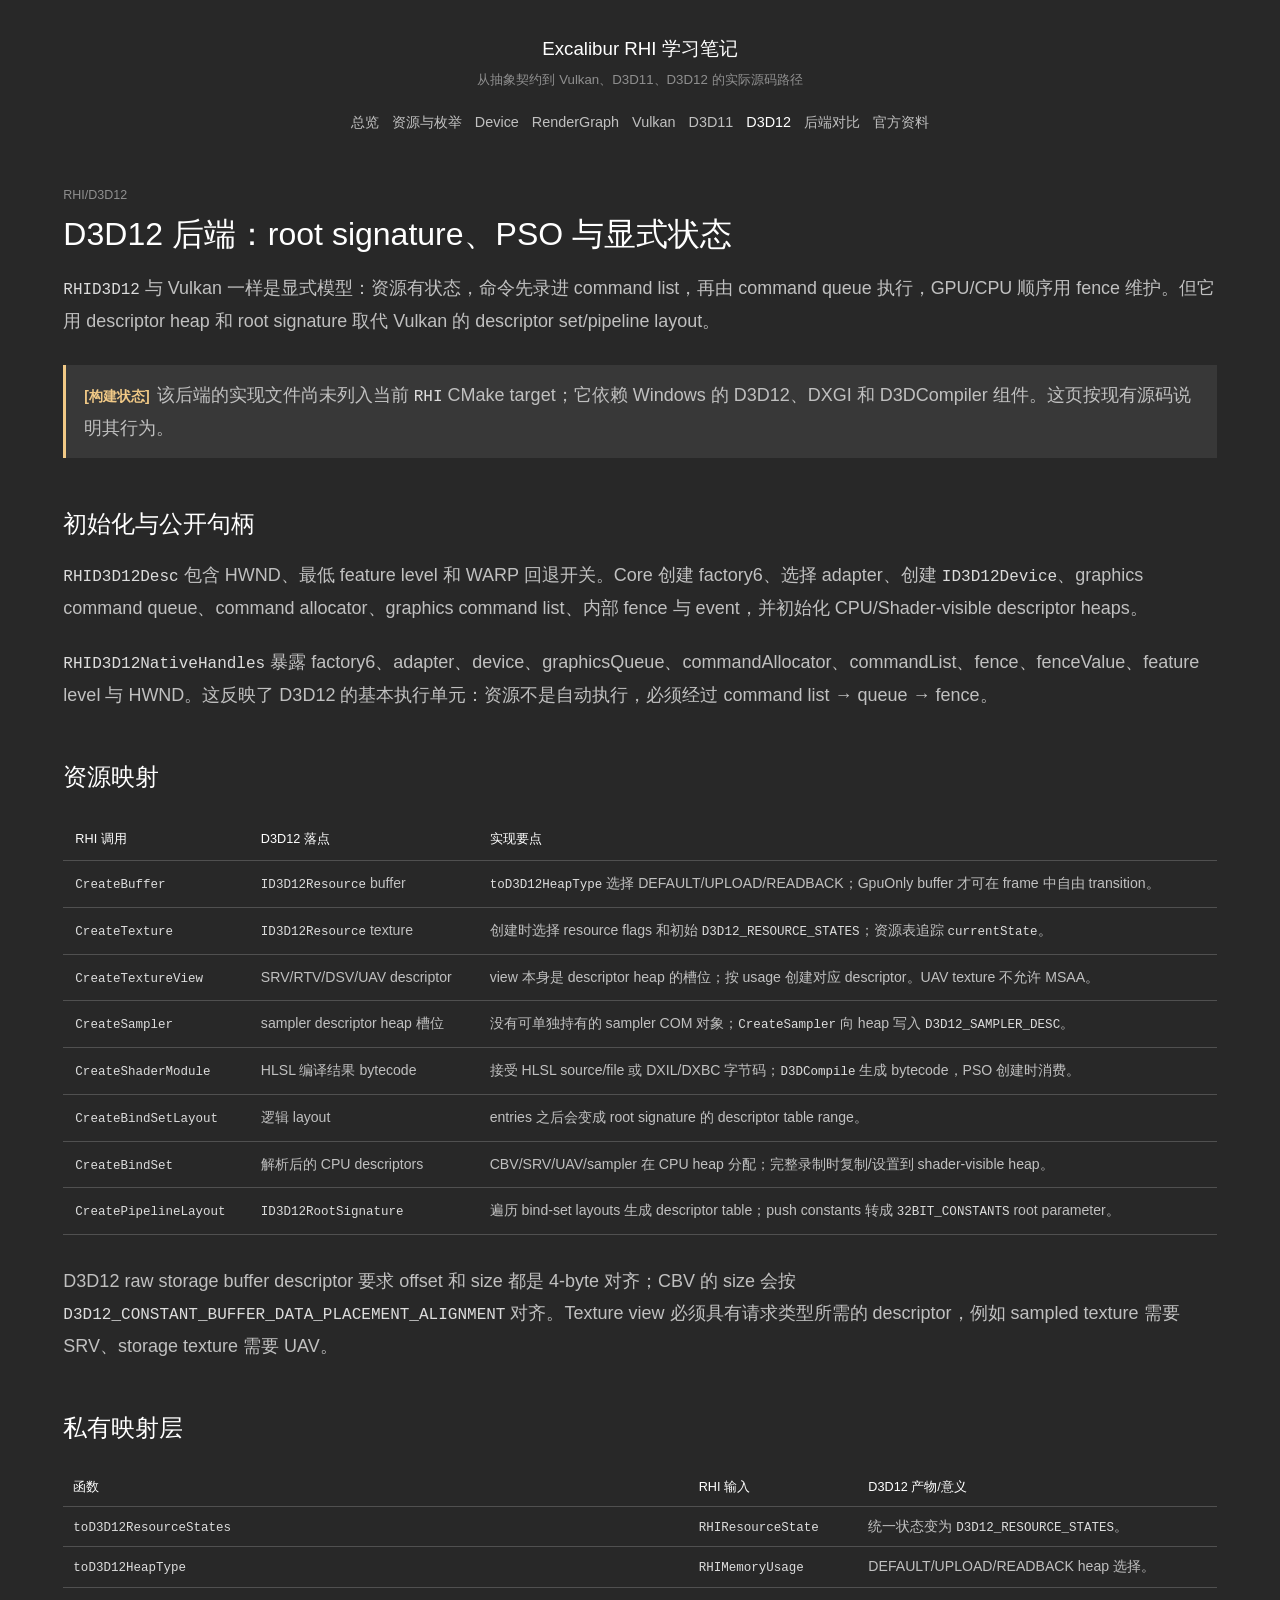
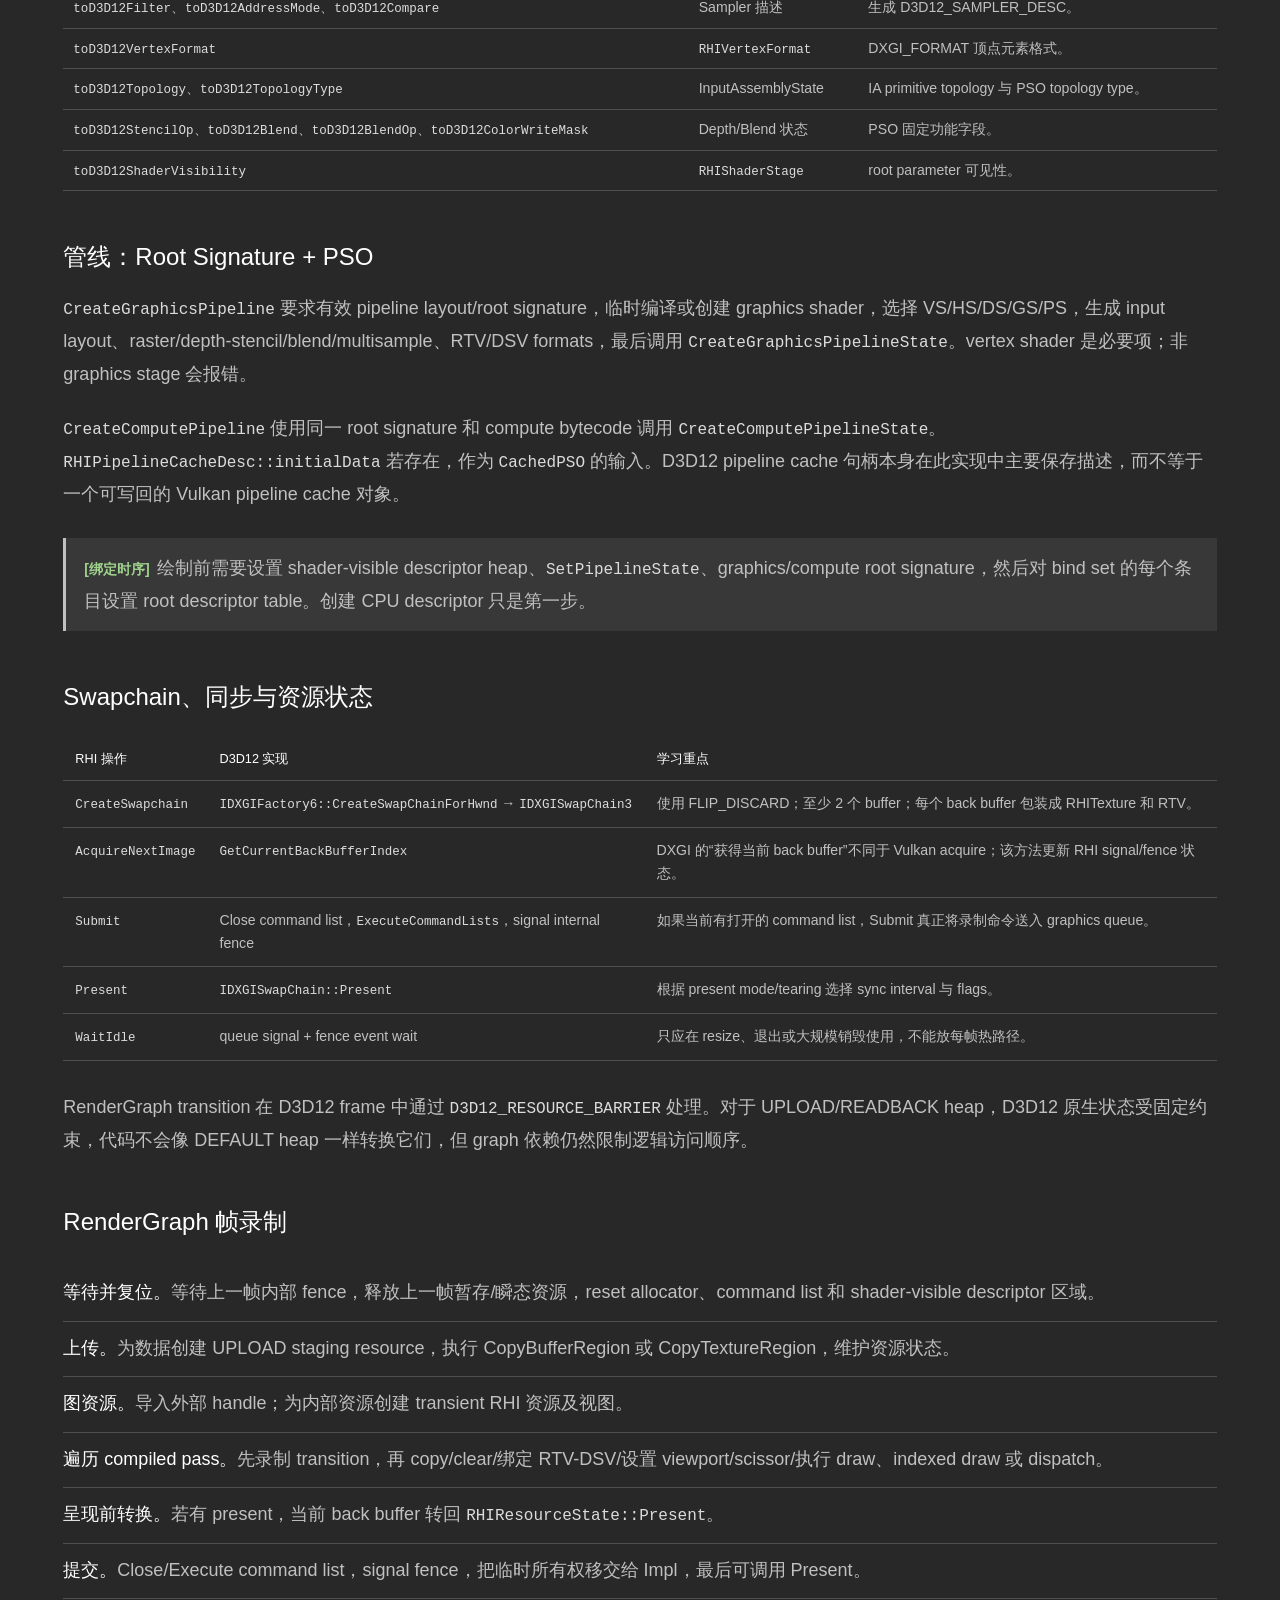
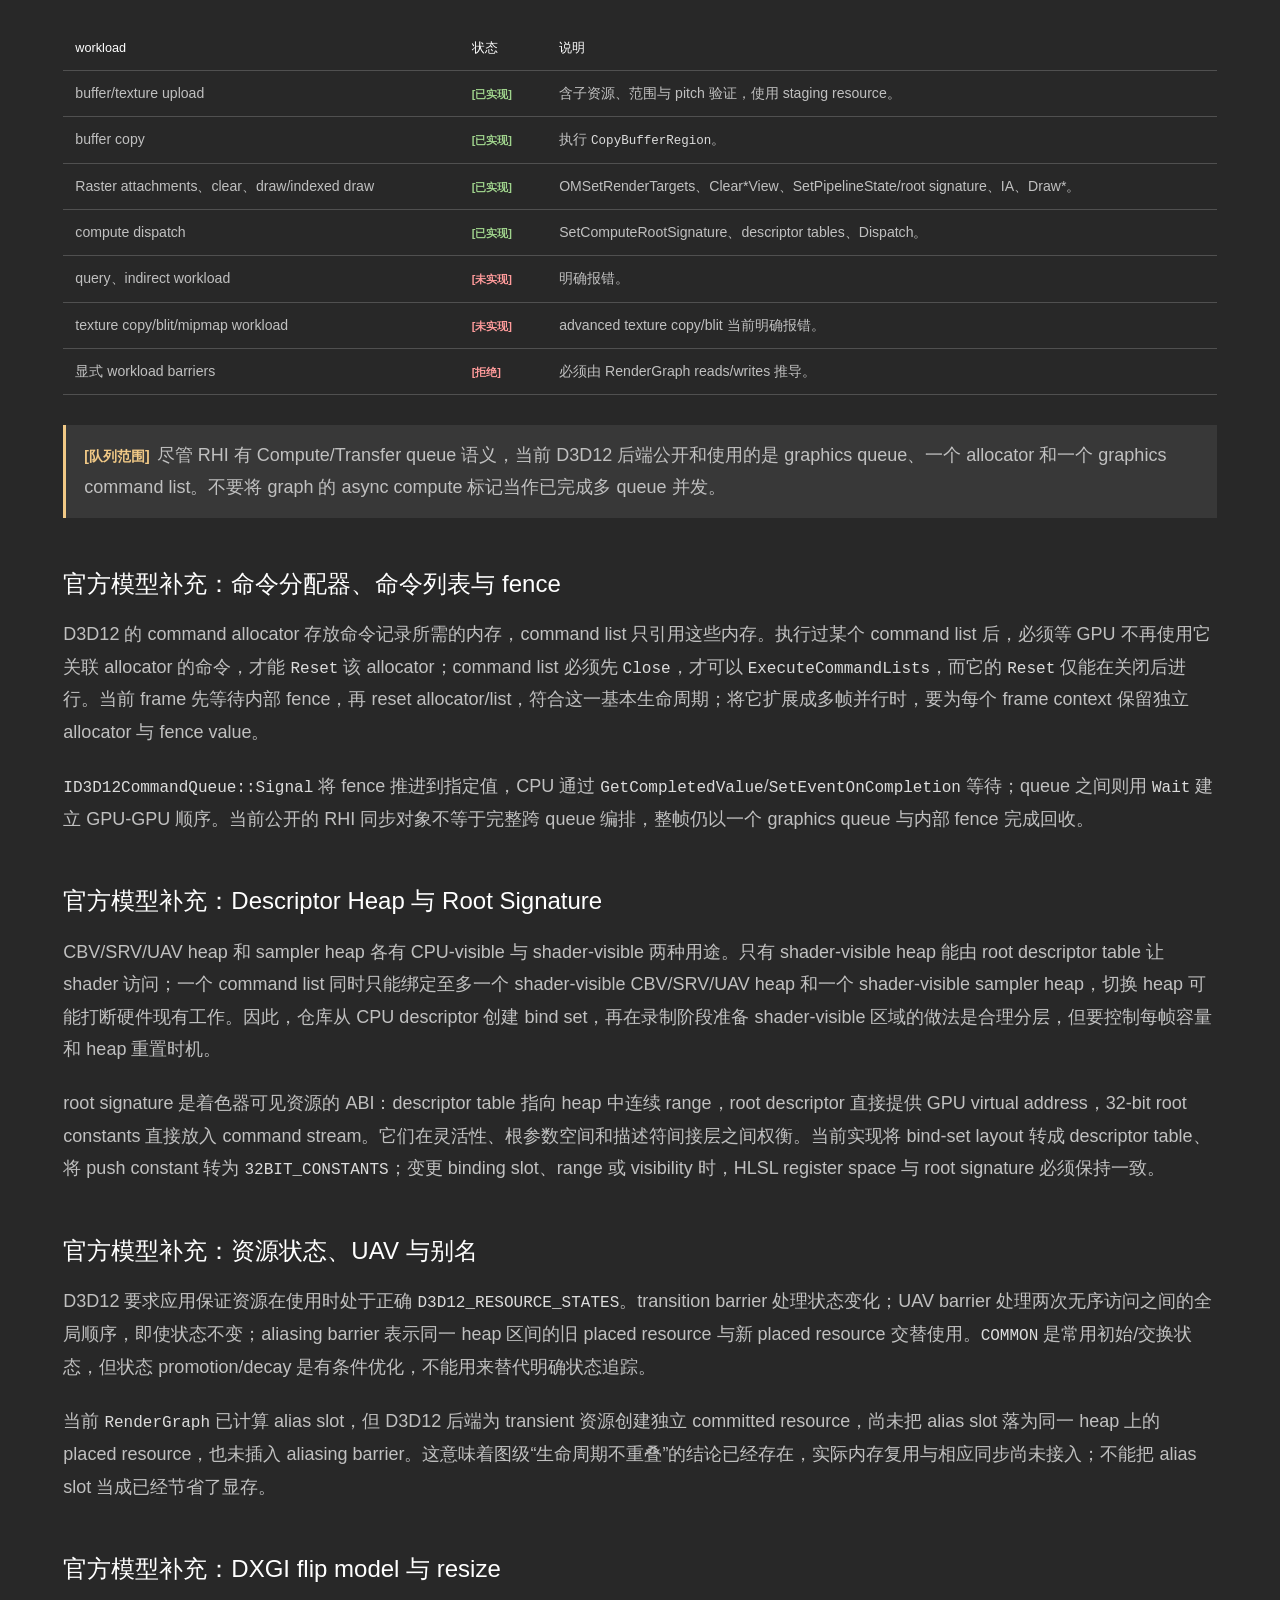
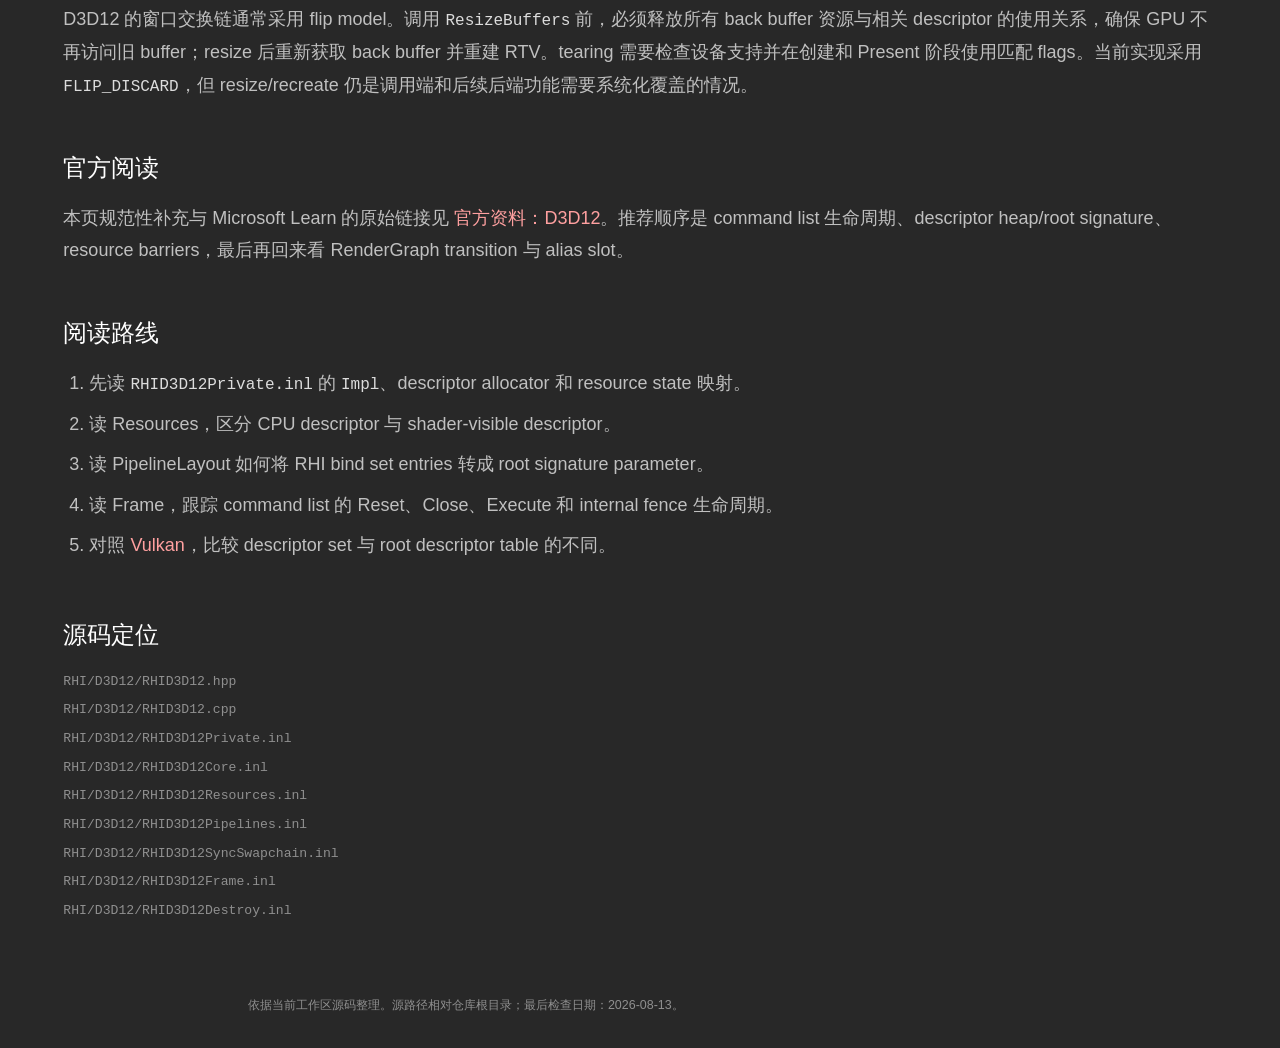
<file: RHI/Docs/d3d12.html>
<!doctype html>
<html lang="zh-CN"><head><meta charset="utf-8"><meta name="viewport" content="width=device-width, initial-scale=1"><title>D3D12 | Excalibur RHI</title><link rel="stylesheet" href="rhi-learning.css"></head>
<body><header class="site-header"><div class="site-header-inner"><a class="brand" href="index.html">Excalibur RHI 学习笔记</a><p class="subtitle">从抽象契约到 Vulkan、D3D11、D3D12 的实际源码路径</p><nav aria-label="主导航"><a href="index.html">总览</a><a href="rhi-definitions.html">资源与枚举</a><a href="device.html">Device</a><a href="render-graph.html">RenderGraph</a><a href="vulkan.html">Vulkan</a><a href="d3d11.html">D3D11</a><a aria-current="page" href="d3d12.html">D3D12</a><a href="backend-comparison.html">后端对比</a><a href="official-references.html">官方资料</a></nav></div></header>
<main>
<p class="eyebrow">RHI/D3D12</p><h1>D3D12 后端：root signature、PSO 与显式状态</h1><p class="lead"><code>RHID3D12</code> 与 Vulkan 一样是显式模型：资源有状态，命令先录进 command list，再由 command queue 执行，GPU/CPU 顺序用 fence 维护。但它用 descriptor heap 和 root signature 取代 Vulkan 的 descriptor set/pipeline layout。</p>
<div class="callout warning"><p><span class="label limit">构建状态</span>该后端的实现文件尚未列入当前 <code>RHI</code> CMake target；它依赖 Windows 的 D3D12、DXGI 和 D3DCompiler 组件。这页按现有源码说明其行为。</p></div>

<h2>初始化与公开句柄</h2>
<p><code>RHID3D12Desc</code> 包含 HWND、最低 feature level 和 WARP 回退开关。Core 创建 factory6、选择 adapter、创建 <code>ID3D12Device</code>、graphics command queue、command allocator、graphics command list、内部 fence 与 event，并初始化 CPU/Shader-visible descriptor heaps。</p>
<p><code>RHID3D12NativeHandles</code> 暴露 factory6、adapter、device、graphicsQueue、commandAllocator、commandList、fence、fenceValue、feature level 与 HWND。这反映了 D3D12 的基本执行单元：资源不是自动执行，必须经过 command list → queue → fence。</p>

<h2>资源映射</h2>
<div class="table-wrap"><table><thead><tr><th>RHI 调用</th><th>D3D12 落点</th><th>实现要点</th></tr></thead><tbody>
<tr><td><code>CreateBuffer</code></td><td><code>ID3D12Resource</code> buffer</td><td><code>toD3D12HeapType</code> 选择 DEFAULT/UPLOAD/READBACK；GpuOnly buffer 才可在 frame 中自由 transition。</td></tr>
<tr><td><code>CreateTexture</code></td><td><code>ID3D12Resource</code> texture</td><td>创建时选择 resource flags 和初始 <code>D3D12_RESOURCE_STATES</code>；资源表追踪 <code>currentState</code>。</td></tr>
<tr><td><code>CreateTextureView</code></td><td>SRV/RTV/DSV/UAV descriptor</td><td>view 本身是 descriptor heap 的槽位；按 usage 创建对应 descriptor。UAV texture 不允许 MSAA。</td></tr>
<tr><td><code>CreateSampler</code></td><td>sampler descriptor heap 槽位</td><td>没有可单独持有的 sampler COM 对象；<code>CreateSampler</code> 向 heap 写入 <code>D3D12_SAMPLER_DESC</code>。</td></tr>
<tr><td><code>CreateShaderModule</code></td><td>HLSL 编译结果 bytecode</td><td>接受 HLSL source/file 或 DXIL/DXBC 字节码；<code>D3DCompile</code> 生成 bytecode，PSO 创建时消费。</td></tr>
<tr><td><code>CreateBindSetLayout</code></td><td>逻辑 layout</td><td>entries 之后会变成 root signature 的 descriptor table range。</td></tr>
<tr><td><code>CreateBindSet</code></td><td>解析后的 CPU descriptors</td><td>CBV/SRV/UAV/sampler 在 CPU heap 分配；完整录制时复制/设置到 shader-visible heap。</td></tr>
<tr><td><code>CreatePipelineLayout</code></td><td><code>ID3D12RootSignature</code></td><td>遍历 bind-set layouts 生成 descriptor table；push constants 转成 <code>32BIT_CONSTANTS</code> root parameter。</td></tr>
</tbody></table></div>
<p>D3D12 raw storage buffer descriptor 要求 offset 和 size 都是 4-byte 对齐；CBV 的 size 会按 <code>D3D12_CONSTANT_BUFFER_DATA_PLACEMENT_ALIGNMENT</code> 对齐。Texture view 必须具有请求类型所需的 descriptor，例如 sampled texture 需要 SRV、storage texture 需要 UAV。</p>

<h2>私有映射层</h2>
<div class="table-wrap"><table class="compact"><thead><tr><th>函数</th><th>RHI 输入</th><th>D3D12 产物/意义</th></tr></thead><tbody>
<tr><td><code>toD3D12ResourceStates</code></td><td><code>RHIResourceState</code></td><td>统一状态变为 <code>D3D12_RESOURCE_STATES</code>。</td></tr>
<tr><td><code>toD3D12HeapType</code></td><td><code>RHIMemoryUsage</code></td><td>DEFAULT/UPLOAD/READBACK heap 选择。</td></tr>
<tr><td><code>toD3D12Filter</code>、<code>toD3D12AddressMode</code>、<code>toD3D12Compare</code></td><td>Sampler 描述</td><td>生成 D3D12_SAMPLER_DESC。</td></tr>
<tr><td><code>toD3D12VertexFormat</code></td><td><code>RHIVertexFormat</code></td><td>DXGI_FORMAT 顶点元素格式。</td></tr>
<tr><td><code>toD3D12Topology</code>、<code>toD3D12TopologyType</code></td><td>InputAssemblyState</td><td>IA primitive topology 与 PSO topology type。</td></tr>
<tr><td><code>toD3D12StencilOp</code>、<code>toD3D12Blend</code>、<code>toD3D12BlendOp</code>、<code>toD3D12ColorWriteMask</code></td><td>Depth/Blend 状态</td><td>PSO 固定功能字段。</td></tr>
<tr><td><code>toD3D12ShaderVisibility</code></td><td><code>RHIShaderStage</code></td><td>root parameter 可见性。</td></tr>
</tbody></table></div>

<h2>管线：Root Signature + PSO</h2>
<p><code>CreateGraphicsPipeline</code> 要求有效 pipeline layout/root signature，临时编译或创建 graphics shader，选择 VS/HS/DS/GS/PS，生成 input layout、raster/depth-stencil/blend/multisample、RTV/DSV formats，最后调用 <code>CreateGraphicsPipelineState</code>。vertex shader 是必要项；非 graphics stage 会报错。</p>
<p><code>CreateComputePipeline</code> 使用同一 root signature 和 compute bytecode 调用 <code>CreateComputePipelineState</code>。<code>RHIPipelineCacheDesc::initialData</code> 若存在，作为 <code>CachedPSO</code> 的输入。D3D12 pipeline cache 句柄本身在此实现中主要保存描述，而不等于一个可写回的 Vulkan pipeline cache 对象。</p>
<div class="callout"><p><span class="label ok">绑定时序</span>绘制前需要设置 shader-visible descriptor heap、<code>SetPipelineState</code>、graphics/compute root signature，然后对 bind set 的每个条目设置 root descriptor table。创建 CPU descriptor 只是第一步。</p></div>

<h2>Swapchain、同步与资源状态</h2>
<div class="table-wrap"><table><thead><tr><th>RHI 操作</th><th>D3D12 实现</th><th>学习重点</th></tr></thead><tbody>
<tr><td><code>CreateSwapchain</code></td><td><code>IDXGIFactory6::CreateSwapChainForHwnd</code> → <code>IDXGISwapChain3</code></td><td>使用 FLIP_DISCARD；至少 2 个 buffer；每个 back buffer 包装成 RHITexture 和 RTV。</td></tr>
<tr><td><code>AcquireNextImage</code></td><td><code>GetCurrentBackBufferIndex</code></td><td>DXGI 的“获得当前 back buffer”不同于 Vulkan acquire；该方法更新 RHI signal/fence 状态。</td></tr>
<tr><td><code>Submit</code></td><td>Close command list，<code>ExecuteCommandLists</code>，signal internal fence</td><td>如果当前有打开的 command list，Submit 真正将录制命令送入 graphics queue。</td></tr>
<tr><td><code>Present</code></td><td><code>IDXGISwapChain::Present</code></td><td>根据 present mode/tearing 选择 sync interval 与 flags。</td></tr>
<tr><td><code>WaitIdle</code></td><td>queue signal + fence event wait</td><td>只应在 resize、退出或大规模销毁使用，不能放每帧热路径。</td></tr>
</tbody></table></div>
<p>RenderGraph transition 在 D3D12 frame 中通过 <code>D3D12_RESOURCE_BARRIER</code> 处理。对于 UPLOAD/READBACK heap，D3D12 原生状态受固定约束，代码不会像 DEFAULT heap 一样转换它们，但 graph 依赖仍然限制逻辑访问顺序。</p>

<h2>RenderGraph 帧录制</h2>
<div class="flow"><div class="flow-step"><strong>等待并复位。</strong>等待上一帧内部 fence，释放上一帧暂存/瞬态资源，reset allocator、command list 和 shader-visible descriptor 区域。</div><div class="flow-step"><strong>上传。</strong>为数据创建 UPLOAD staging resource，执行 CopyBufferRegion 或 CopyTextureRegion，维护资源状态。</div><div class="flow-step"><strong>图资源。</strong>导入外部 handle；为内部资源创建 transient RHI 资源及视图。</div><div class="flow-step"><strong>遍历 compiled pass。</strong>先录制 transition，再 copy/clear/绑定 RTV-DSV/设置 viewport/scissor/执行 draw、indexed draw 或 dispatch。</div><div class="flow-step"><strong>呈现前转换。</strong>若有 present，当前 back buffer 转回 <code>RHIResourceState::Present</code>。</div><div class="flow-step"><strong>提交。</strong>Close/Execute command list，signal fence，把临时所有权移交给 Impl，最后可调用 Present。</div></div>
<div class="table-wrap"><table><thead><tr><th>workload</th><th>状态</th><th>说明</th></tr></thead><tbody>
<tr><td>buffer/texture upload</td><td><span class="label ok">已实现</span></td><td>含子资源、范围与 pitch 验证，使用 staging resource。</td></tr>
<tr><td>buffer copy</td><td><span class="label ok">已实现</span></td><td>执行 <code>CopyBufferRegion</code>。</td></tr>
<tr><td>Raster attachments、clear、draw/indexed draw</td><td><span class="label ok">已实现</span></td><td>OMSetRenderTargets、Clear*View、SetPipelineState/root signature、IA、Draw*。</td></tr>
<tr><td>compute dispatch</td><td><span class="label ok">已实现</span></td><td>SetComputeRootSignature、descriptor tables、Dispatch。</td></tr>
<tr><td>query、indirect workload</td><td><span class="label missing">未实现</span></td><td>明确报错。</td></tr>
<tr><td>texture copy/blit/mipmap workload</td><td><span class="label missing">未实现</span></td><td>advanced texture copy/blit 当前明确报错。</td></tr>
<tr><td>显式 workload barriers</td><td><span class="label missing">拒绝</span></td><td>必须由 RenderGraph reads/writes 推导。</td></tr>
</tbody></table></div>
<div class="callout warning"><p><span class="label limit">队列范围</span>尽管 RHI 有 Compute/Transfer queue 语义，当前 D3D12 后端公开和使用的是 graphics queue、一个 allocator 和一个 graphics command list。不要将 graph 的 async compute 标记当作已完成多 queue 并发。</p></div>

<h2>官方模型补充：命令分配器、命令列表与 fence</h2>
<p>D3D12 的 command allocator 存放命令记录所需的内存，command list 只引用这些内存。执行过某个 command list 后，必须等 GPU 不再使用它关联 allocator 的命令，才能 <code>Reset</code> 该 allocator；command list 必须先 <code>Close</code>，才可以 <code>ExecuteCommandLists</code>，而它的 <code>Reset</code> 仅能在关闭后进行。当前 frame 先等待内部 fence，再 reset allocator/list，符合这一基本生命周期；将它扩展成多帧并行时，要为每个 frame context 保留独立 allocator 与 fence value。</p>
<p><code>ID3D12CommandQueue::Signal</code> 将 fence 推进到指定值，CPU 通过 <code>GetCompletedValue</code>/<code>SetEventOnCompletion</code> 等待；queue 之间则用 <code>Wait</code> 建立 GPU-GPU 顺序。当前公开的 RHI 同步对象不等于完整跨 queue 编排，整帧仍以一个 graphics queue 与内部 fence 完成回收。</p>

<h2>官方模型补充：Descriptor Heap 与 Root Signature</h2>
<p>CBV/SRV/UAV heap 和 sampler heap 各有 CPU-visible 与 shader-visible 两种用途。只有 shader-visible heap 能由 root descriptor table 让 shader 访问；一个 command list 同时只能绑定至多一个 shader-visible CBV/SRV/UAV heap 和一个 shader-visible sampler heap，切换 heap 可能打断硬件现有工作。因此，仓库从 CPU descriptor 创建 bind set，再在录制阶段准备 shader-visible 区域的做法是合理分层，但要控制每帧容量和 heap 重置时机。</p>
<p>root signature 是着色器可见资源的 ABI：descriptor table 指向 heap 中连续 range，root descriptor 直接提供 GPU virtual address，32-bit root constants 直接放入 command stream。它们在灵活性、根参数空间和描述符间接层之间权衡。当前实现将 bind-set layout 转成 descriptor table、将 push constant 转为 <code>32BIT_CONSTANTS</code>；变更 binding slot、range 或 visibility 时，HLSL register space 与 root signature 必须保持一致。</p>

<h2>官方模型补充：资源状态、UAV 与别名</h2>
<p>D3D12 要求应用保证资源在使用时处于正确 <code>D3D12_RESOURCE_STATES</code>。transition barrier 处理状态变化；UAV barrier 处理两次无序访问之间的全局顺序，即使状态不变；aliasing barrier 表示同一 heap 区间的旧 placed resource 与新 placed resource 交替使用。<code>COMMON</code> 是常用初始/交换状态，但状态 promotion/decay 是有条件优化，不能用来替代明确状态追踪。</p>
<p>当前 <code>RenderGraph</code> 已计算 alias slot，但 D3D12 后端为 transient 资源创建独立 committed resource，尚未把 alias slot 落为同一 heap 上的 placed resource，也未插入 aliasing barrier。这意味着图级“生命周期不重叠”的结论已经存在，实际内存复用与相应同步尚未接入；不能把 alias slot 当成已经节省了显存。</p>

<h2>官方模型补充：DXGI flip model 与 resize</h2>
<p>D3D12 的窗口交换链通常采用 flip model。调用 <code>ResizeBuffers</code> 前，必须释放所有 back buffer 资源与相关 descriptor 的使用关系，确保 GPU 不再访问旧 buffer；resize 后重新获取 back buffer 并重建 RTV。tearing 需要检查设备支持并在创建和 Present 阶段使用匹配 flags。当前实现采用 <code>FLIP_DISCARD</code>，但 resize/recreate 仍是调用端和后续后端功能需要系统化覆盖的情况。</p>

<h2>官方阅读</h2>
<p>本页规范性补充与 Microsoft Learn 的原始链接见 <a href="official-references.html#d3d12">官方资料：D3D12</a>。推荐顺序是 command list 生命周期、descriptor heap/root signature、resource barriers，最后再回来看 RenderGraph transition 与 alias slot。</p>

<h2>阅读路线</h2><ol><li>先读 <code>RHID3D12Private.inl</code> 的 <code>Impl</code>、descriptor allocator 和 resource state 映射。</li><li>读 Resources，区分 CPU descriptor 与 shader-visible descriptor。</li><li>读 PipelineLayout 如何将 RHI bind set entries 转成 root signature parameter。</li><li>读 Frame，跟踪 command list 的 Reset、Close、Execute 和 internal fence 生命周期。</li><li>对照 <a href="vulkan.html">Vulkan</a>，比较 descriptor set 与 root descriptor table 的不同。</li></ol>
<h2>源码定位</h2><div class="source-list"><div>RHI/D3D12/RHID3D12.hpp</div><div>RHI/D3D12/RHID3D12.cpp</div><div>RHI/D3D12/RHID3D12Private.inl</div><div>RHI/D3D12/RHID3D12Core.inl</div><div>RHI/D3D12/RHID3D12Resources.inl</div><div>RHI/D3D12/RHID3D12Pipelines.inl</div><div>RHI/D3D12/RHID3D12SyncSwapchain.inl</div><div>RHI/D3D12/RHID3D12Frame.inl</div><div>RHI/D3D12/RHID3D12Destroy.inl</div></div>
</main><footer class="footer"><div class="footer-inner">依据当前工作区源码整理。源路径相对仓库根目录；最后检查日期：2026-08-13。</div></footer></body></html>
</file>
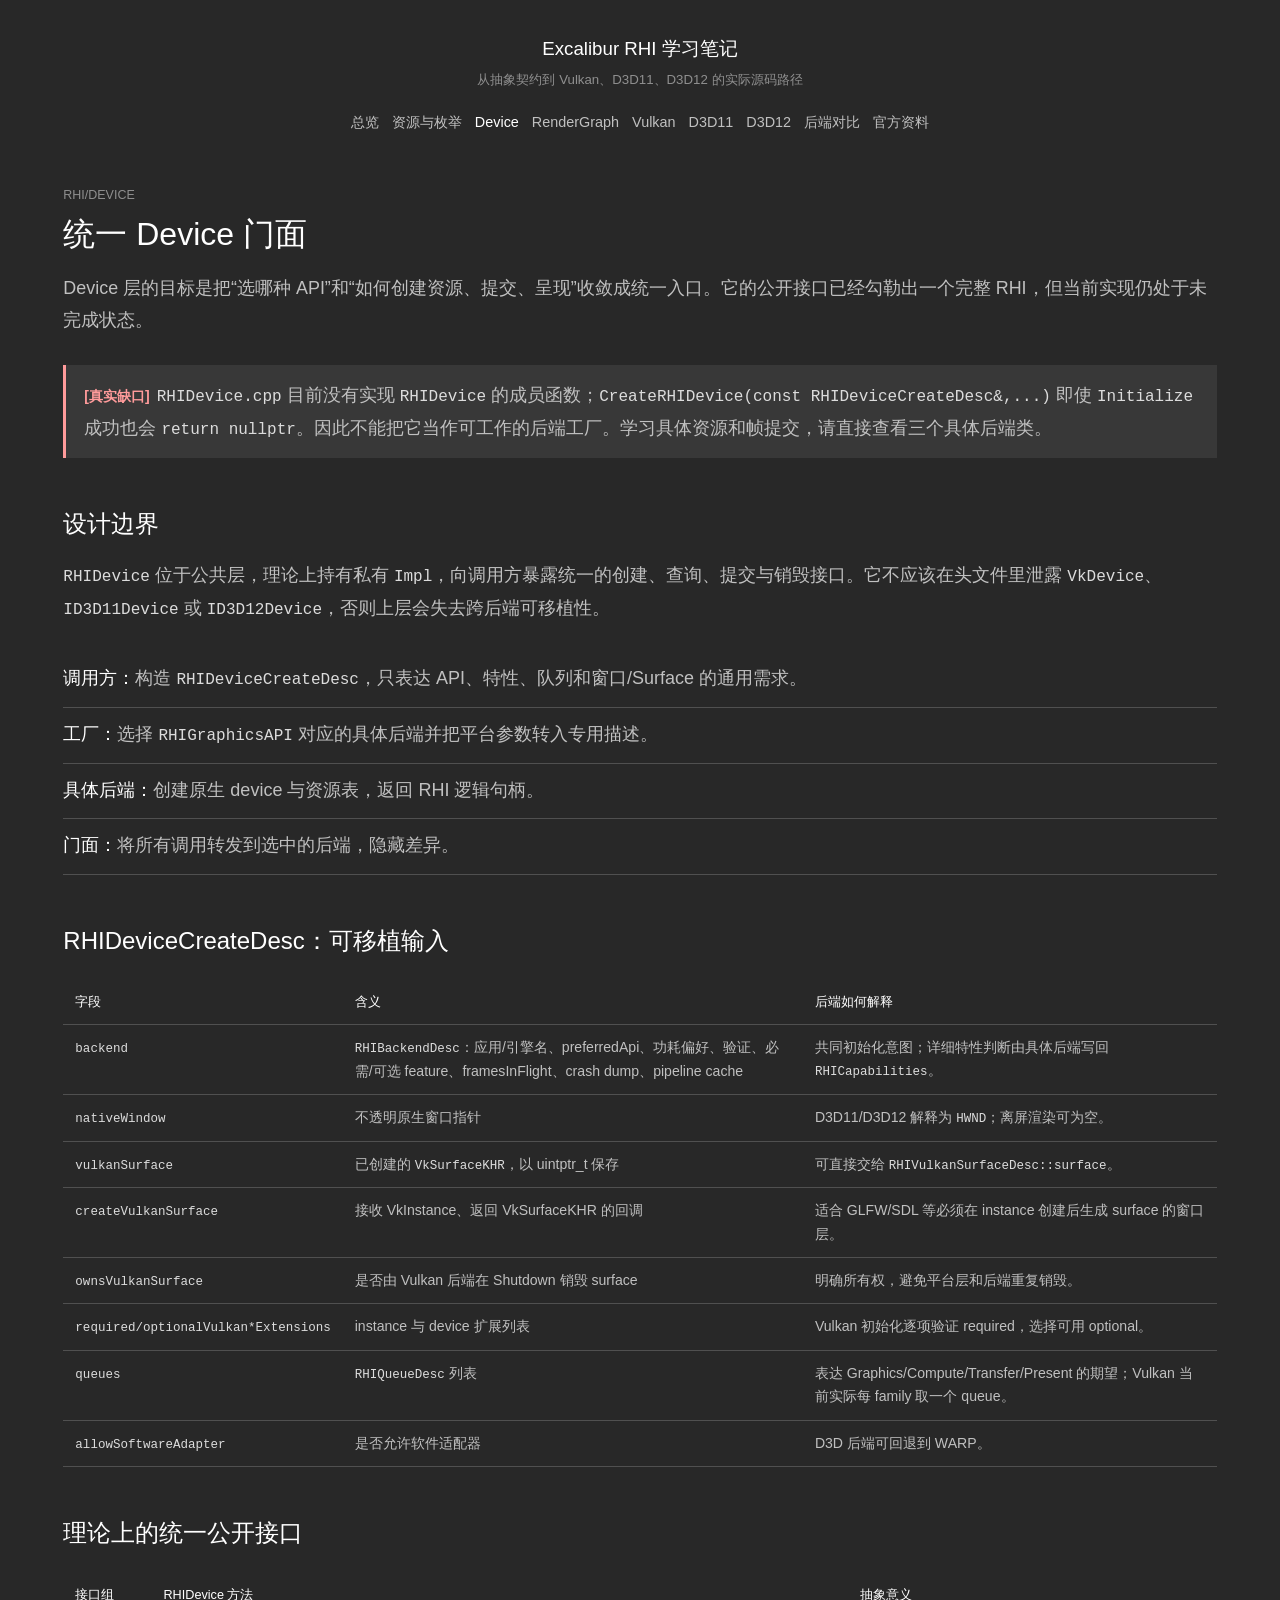
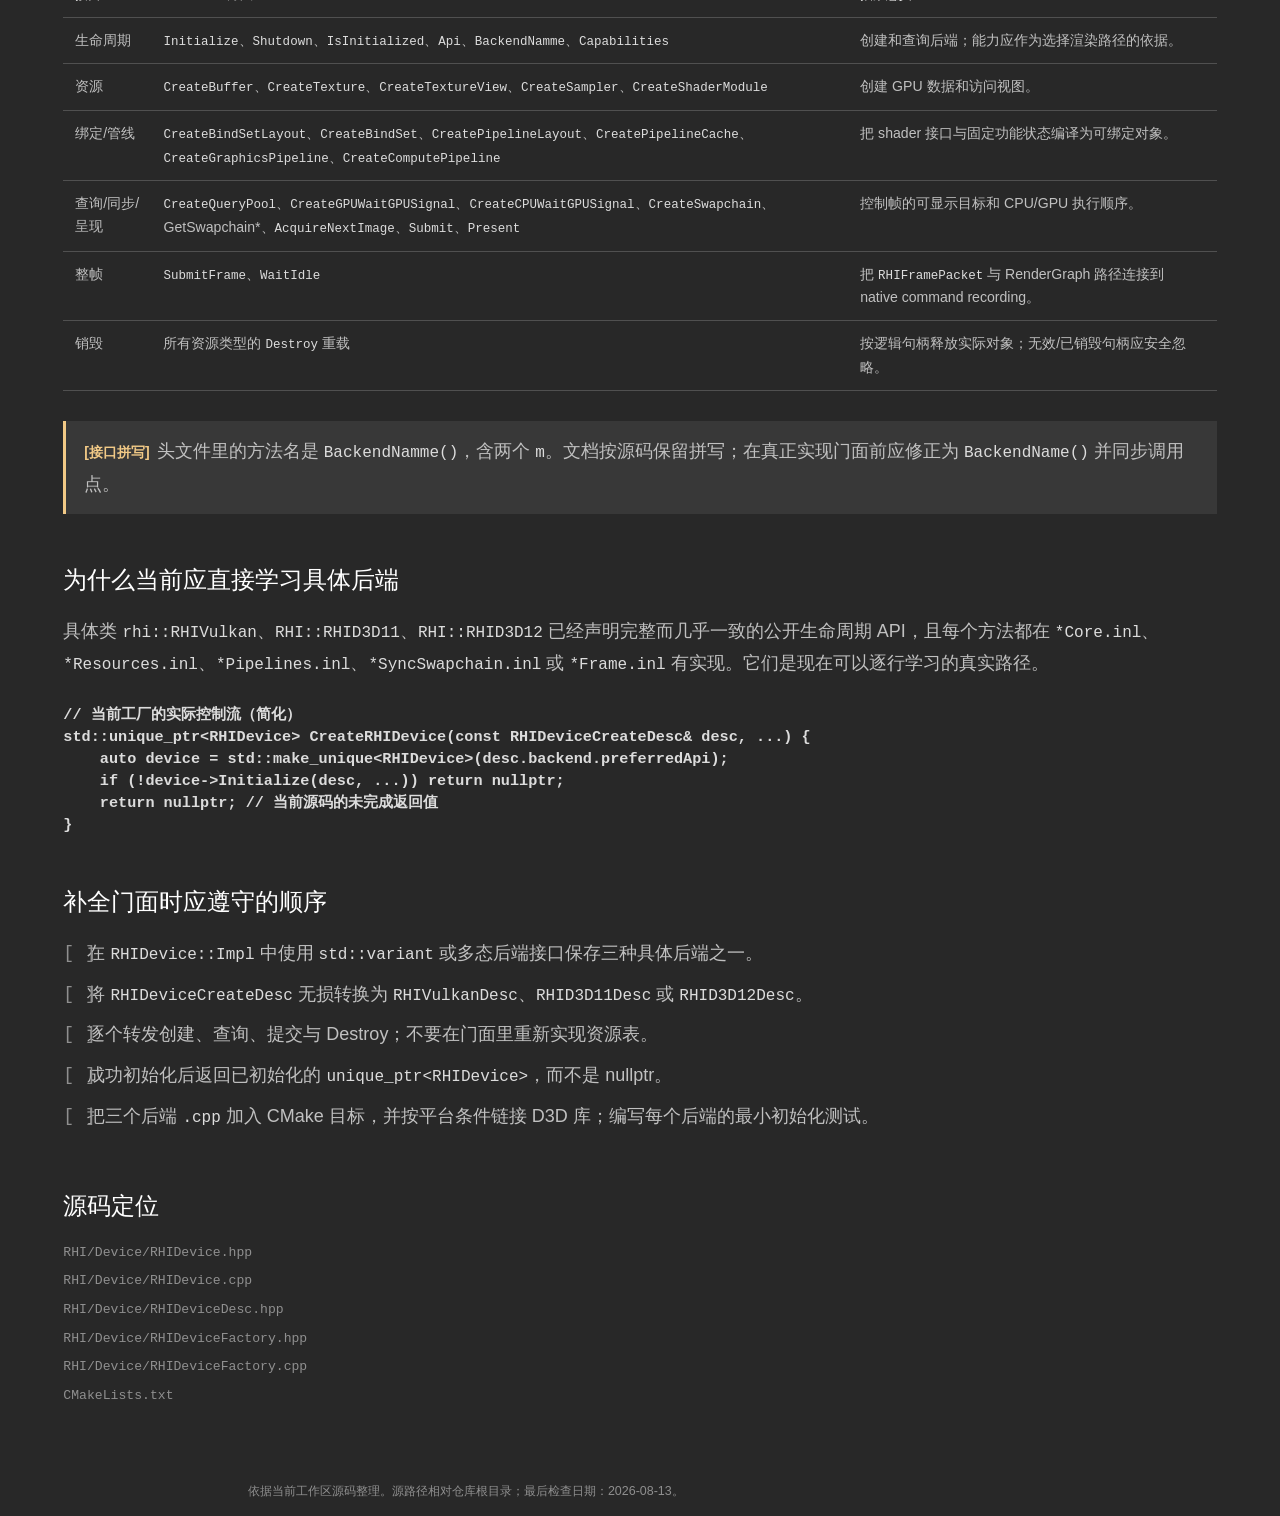
<file: RHI/Docs/device.html>
<!doctype html>
<html lang="zh-CN"><head><meta charset="utf-8"><meta name="viewport" content="width=device-width, initial-scale=1"><title>Device | Excalibur RHI</title><link rel="stylesheet" href="rhi-learning.css"></head>
<body><header class="site-header"><div class="site-header-inner"><a class="brand" href="index.html">Excalibur RHI 学习笔记</a><p class="subtitle">从抽象契约到 Vulkan、D3D11、D3D12 的实际源码路径</p><nav aria-label="主导航"><a href="index.html">总览</a><a href="rhi-definitions.html">资源与枚举</a><a aria-current="page" href="device.html">Device</a><a href="render-graph.html">RenderGraph</a><a href="vulkan.html">Vulkan</a><a href="d3d11.html">D3D11</a><a href="d3d12.html">D3D12</a><a href="backend-comparison.html">后端对比</a><a href="official-references.html">官方资料</a></nav></div></header>
<main>
<p class="eyebrow">RHI/Device</p><h1>统一 Device 门面</h1><p class="lead">Device 层的目标是把“选哪种 API”和“如何创建资源、提交、呈现”收敛成统一入口。它的公开接口已经勾勒出一个完整 RHI，但当前实现仍处于未完成状态。</p>
<div class="callout danger"><p><span class="label missing">真实缺口</span><code>RHIDevice.cpp</code> 目前没有实现 <code>RHIDevice</code> 的成员函数；<code>CreateRHIDevice(const RHIDeviceCreateDesc&amp;,...)</code> 即使 <code>Initialize</code> 成功也会 <code>return nullptr</code>。因此不能把它当作可工作的后端工厂。学习具体资源和帧提交，请直接查看三个具体后端类。</p></div>

<h2>设计边界</h2>
<p><code>RHIDevice</code> 位于公共层，理论上持有私有 <code>Impl</code>，向调用方暴露统一的创建、查询、提交与销毁接口。它不应该在头文件里泄露 <code>VkDevice</code>、<code>ID3D11Device</code> 或 <code>ID3D12Device</code>，否则上层会失去跨后端可移植性。</p>
<div class="flow"><div class="flow-step"><strong>调用方：</strong>构造 <code>RHIDeviceCreateDesc</code>，只表达 API、特性、队列和窗口/Surface 的通用需求。</div><div class="flow-step"><strong>工厂：</strong>选择 <code>RHIGraphicsAPI</code> 对应的具体后端并把平台参数转入专用描述。</div><div class="flow-step"><strong>具体后端：</strong>创建原生 device 与资源表，返回 RHI 逻辑句柄。</div><div class="flow-step"><strong>门面：</strong>将所有调用转发到选中的后端，隐藏差异。</div></div>

<h2>RHIDeviceCreateDesc：可移植输入</h2>
<div class="table-wrap"><table><thead><tr><th>字段</th><th>含义</th><th>后端如何解释</th></tr></thead><tbody>
<tr><td><code>backend</code></td><td><code>RHIBackendDesc</code>：应用/引擎名、preferredApi、功耗偏好、验证、必需/可选 feature、framesInFlight、crash dump、pipeline cache</td><td>共同初始化意图；详细特性判断由具体后端写回 <code>RHICapabilities</code>。</td></tr>
<tr><td><code>nativeWindow</code></td><td>不透明原生窗口指针</td><td>D3D11/D3D12 解释为 <code>HWND</code>；离屏渲染可为空。</td></tr>
<tr><td><code>vulkanSurface</code></td><td>已创建的 <code>VkSurfaceKHR</code>，以 uintptr_t 保存</td><td>可直接交给 <code>RHIVulkanSurfaceDesc::surface</code>。</td></tr>
<tr><td><code>createVulkanSurface</code></td><td>接收 VkInstance、返回 VkSurfaceKHR 的回调</td><td>适合 GLFW/SDL 等必须在 instance 创建后生成 surface 的窗口层。</td></tr>
<tr><td><code>ownsVulkanSurface</code></td><td>是否由 Vulkan 后端在 Shutdown 销毁 surface</td><td>明确所有权，避免平台层和后端重复销毁。</td></tr>
<tr><td><code>required/optionalVulkan*Extensions</code></td><td>instance 与 device 扩展列表</td><td>Vulkan 初始化逐项验证 required，选择可用 optional。</td></tr>
<tr><td><code>queues</code></td><td><code>RHIQueueDesc</code> 列表</td><td>表达 Graphics/Compute/Transfer/Present 的期望；Vulkan 当前实际每 family 取一个 queue。</td></tr>
<tr><td><code>allowSoftwareAdapter</code></td><td>是否允许软件适配器</td><td>D3D 后端可回退到 WARP。</td></tr>
</tbody></table></div>

<h2>理论上的统一公开接口</h2>
<div class="table-wrap"><table><thead><tr><th>接口组</th><th>RHIDevice 方法</th><th>抽象意义</th></tr></thead><tbody>
<tr><td>生命周期</td><td><code>Initialize</code>、<code>Shutdown</code>、<code>IsInitialized</code>、<code>Api</code>、<code>BackendNamme</code>、<code>Capabilities</code></td><td>创建和查询后端；能力应作为选择渲染路径的依据。</td></tr>
<tr><td>资源</td><td><code>CreateBuffer</code>、<code>CreateTexture</code>、<code>CreateTextureView</code>、<code>CreateSampler</code>、<code>CreateShaderModule</code></td><td>创建 GPU 数据和访问视图。</td></tr>
<tr><td>绑定/管线</td><td><code>CreateBindSetLayout</code>、<code>CreateBindSet</code>、<code>CreatePipelineLayout</code>、<code>CreatePipelineCache</code>、<code>CreateGraphicsPipeline</code>、<code>CreateComputePipeline</code></td><td>把 shader 接口与固定功能状态编译为可绑定对象。</td></tr>
<tr><td>查询/同步/呈现</td><td><code>CreateQueryPool</code>、<code>CreateGPUWaitGPUSignal</code>、<code>CreateCPUWaitGPUSignal</code>、<code>CreateSwapchain</code>、GetSwapchain*、<code>AcquireNextImage</code>、<code>Submit</code>、<code>Present</code></td><td>控制帧的可显示目标和 CPU/GPU 执行顺序。</td></tr>
<tr><td>整帧</td><td><code>SubmitFrame</code>、<code>WaitIdle</code></td><td>把 <code>RHIFramePacket</code> 与 RenderGraph 路径连接到 native command recording。</td></tr>
<tr><td>销毁</td><td>所有资源类型的 <code>Destroy</code> 重载</td><td>按逻辑句柄释放实际对象；无效/已销毁句柄应安全忽略。</td></tr>
</tbody></table></div>
<div class="callout warning"><p><span class="label limit">接口拼写</span>头文件里的方法名是 <code>BackendNamme()</code>，含两个 <code>m</code>。文档按源码保留拼写；在真正实现门面前应修正为 <code>BackendName()</code> 并同步调用点。</p></div>

<h2>为什么当前应直接学习具体后端</h2>
<p>具体类 <code>rhi::RHIVulkan</code>、<code>RHI::RHID3D11</code>、<code>RHI::RHID3D12</code> 已经声明完整而几乎一致的公开生命周期 API，且每个方法都在 <code>*Core.inl</code>、<code>*Resources.inl</code>、<code>*Pipelines.inl</code>、<code>*SyncSwapchain.inl</code> 或 <code>*Frame.inl</code> 有实现。它们是现在可以逐行学习的真实路径。</p>
<pre><code>// 当前工厂的实际控制流（简化）
std::unique_ptr&lt;RHIDevice&gt; CreateRHIDevice(const RHIDeviceCreateDesc&amp; desc, ...) {
    auto device = std::make_unique&lt;RHIDevice&gt;(desc.backend.preferredApi);
    if (!device-&gt;Initialize(desc, ...)) return nullptr;
    return nullptr; // 当前源码的未完成返回值
}</code></pre>

<h2>补全门面时应遵守的顺序</h2>
<ol class="checklist"><li>在 <code>RHIDevice::Impl</code> 中使用 <code>std::variant</code> 或多态后端接口保存三种具体后端之一。</li><li>将 <code>RHIDeviceCreateDesc</code> 无损转换为 <code>RHIVulkanDesc</code>、<code>RHID3D11Desc</code> 或 <code>RHID3D12Desc</code>。</li><li>逐个转发创建、查询、提交与 Destroy；不要在门面里重新实现资源表。</li><li>成功初始化后返回已初始化的 <code>unique_ptr&lt;RHIDevice&gt;</code>，而不是 nullptr。</li><li>把三个后端 <code>.cpp</code> 加入 CMake 目标，并按平台条件链接 D3D 库；编写每个后端的最小初始化测试。</li></ol>

<h2>源码定位</h2><div class="source-list"><div>RHI/Device/RHIDevice.hpp</div><div>RHI/Device/RHIDevice.cpp</div><div>RHI/Device/RHIDeviceDesc.hpp</div><div>RHI/Device/RHIDeviceFactory.hpp</div><div>RHI/Device/RHIDeviceFactory.cpp</div><div>CMakeLists.txt</div></div>
</main><footer class="footer"><div class="footer-inner">依据当前工作区源码整理。源路径相对仓库根目录；最后检查日期：2026-08-13。</div></footer></body></html>
</file>
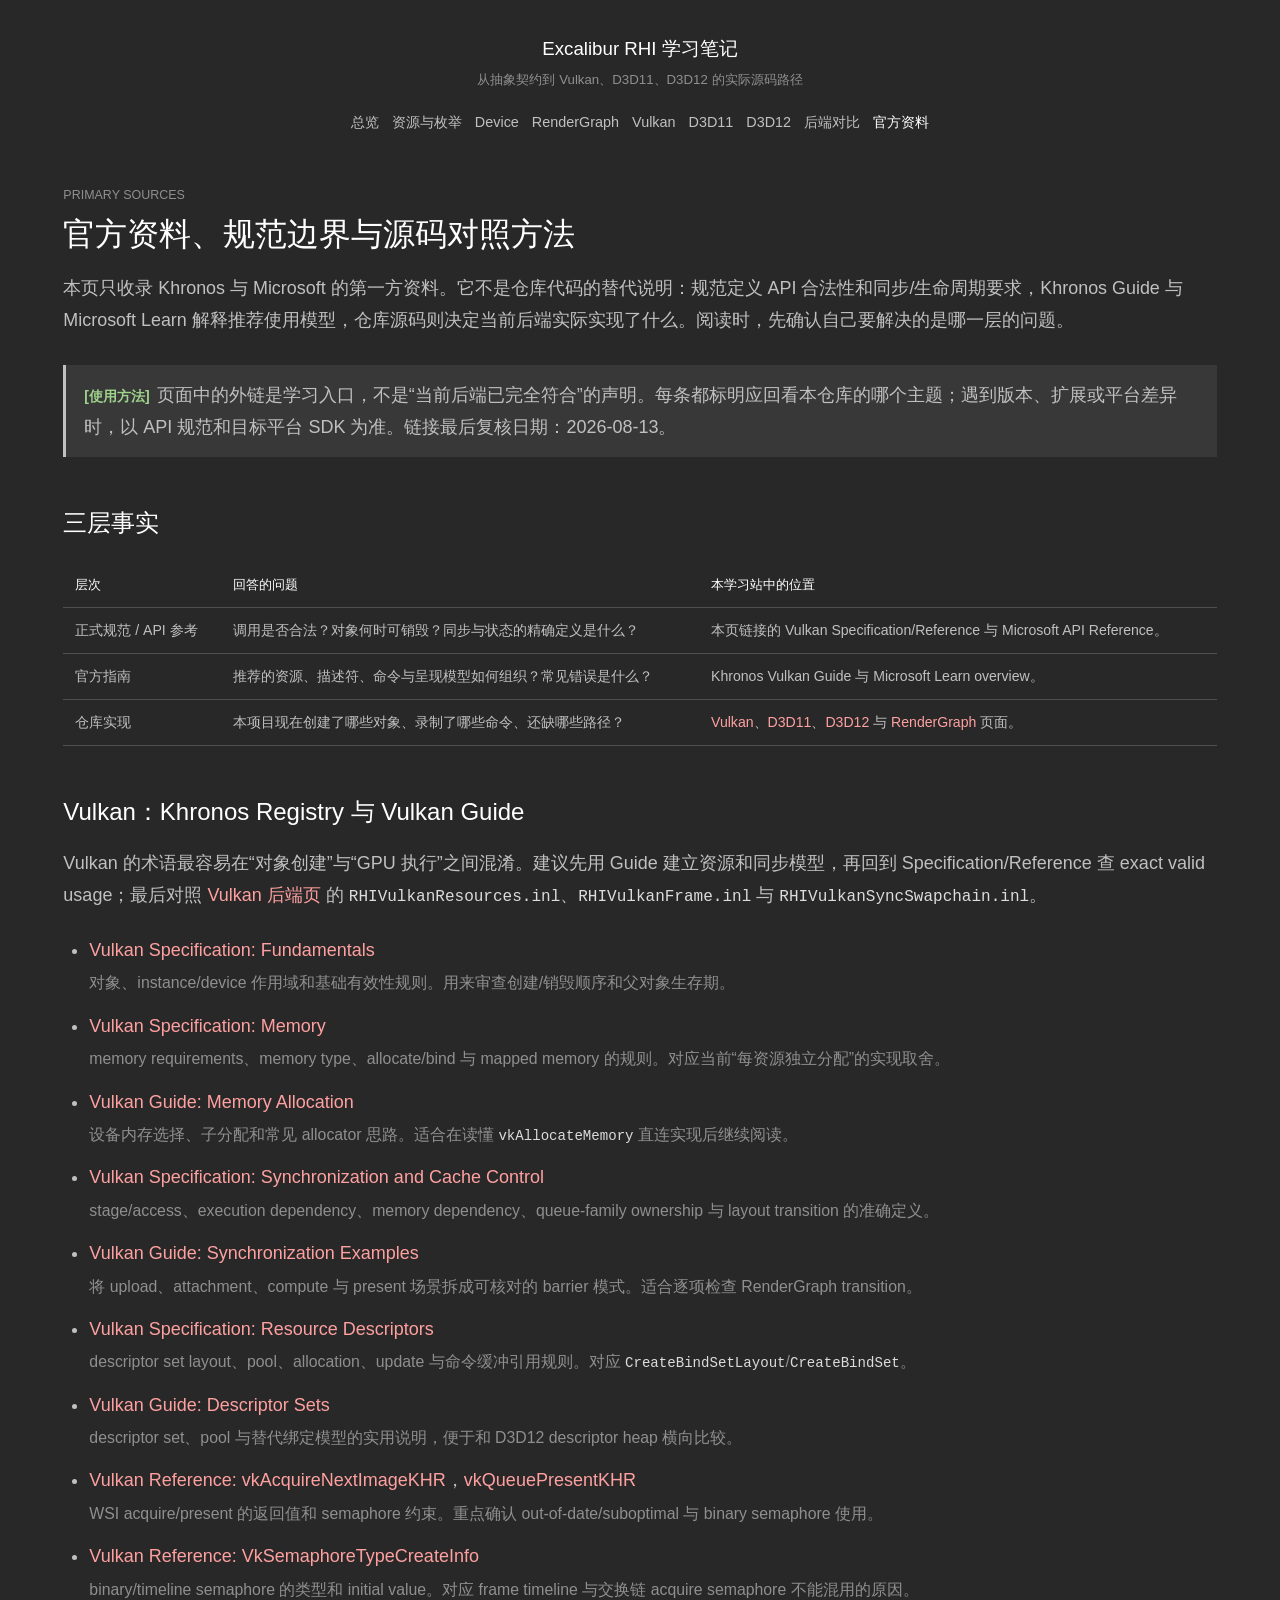
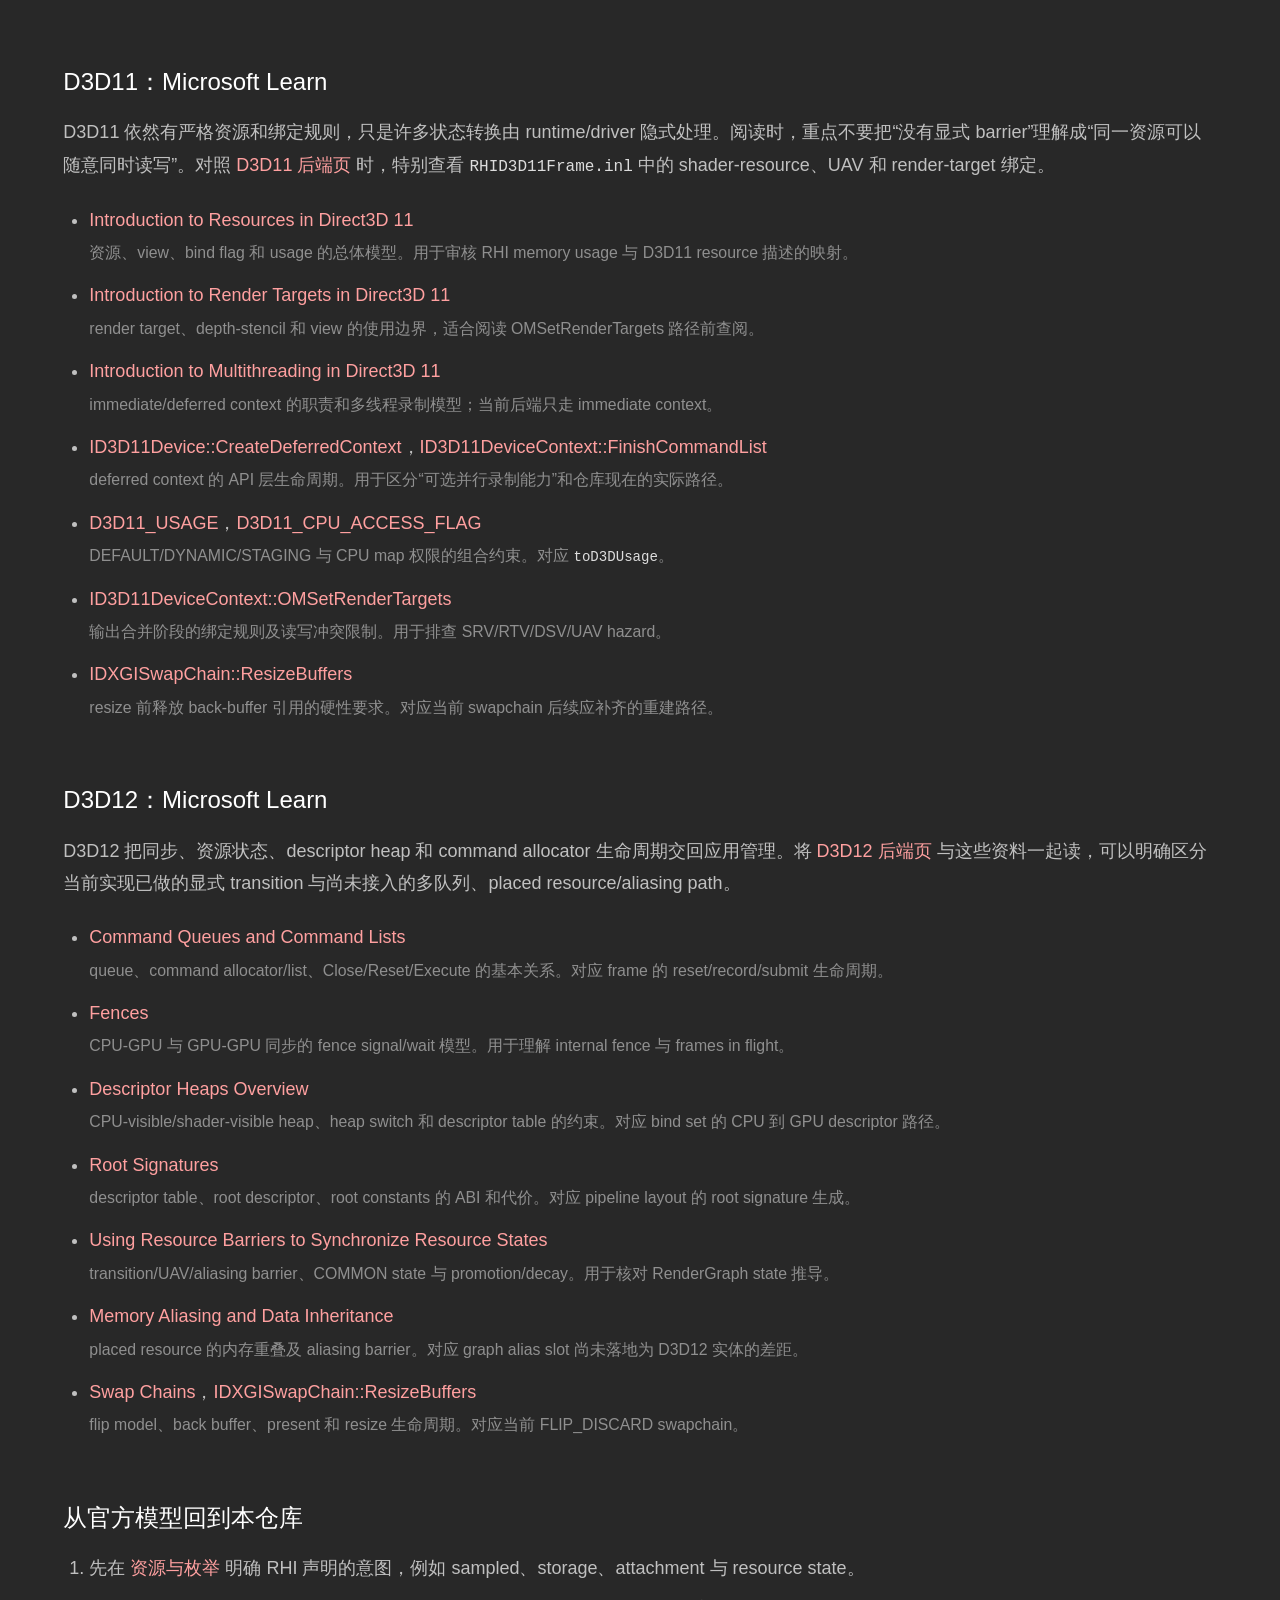
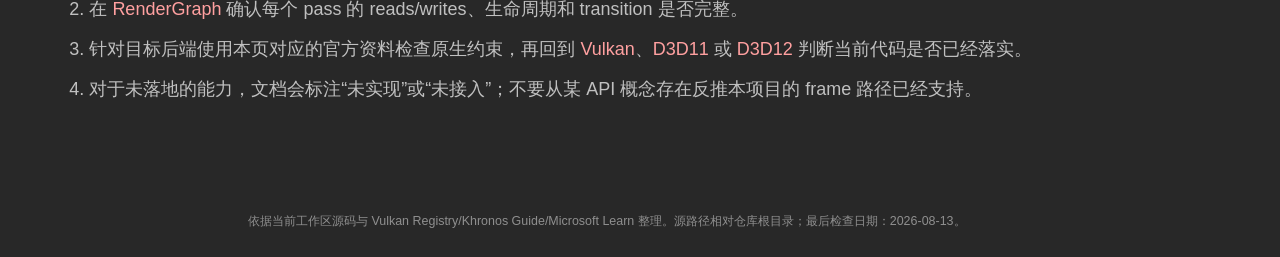
<file: RHI/Docs/official-references.html>
<!doctype html>
<html lang="zh-CN"><head><meta charset="utf-8"><meta name="viewport" content="width=device-width, initial-scale=1"><title>官方资料 | Excalibur RHI</title><link rel="stylesheet" href="rhi-learning.css"></head>
<body><header class="site-header"><div class="site-header-inner"><a class="brand" href="index.html">Excalibur RHI 学习笔记</a><p class="subtitle">从抽象契约到 Vulkan、D3D11、D3D12 的实际源码路径</p><nav aria-label="主导航"><a href="index.html">总览</a><a href="rhi-definitions.html">资源与枚举</a><a href="device.html">Device</a><a href="render-graph.html">RenderGraph</a><a href="vulkan.html">Vulkan</a><a href="d3d11.html">D3D11</a><a href="d3d12.html">D3D12</a><a href="backend-comparison.html">后端对比</a><a aria-current="page" href="official-references.html">官方资料</a></nav></div></header>
<main>
<p class="eyebrow">Primary sources</p><h1>官方资料、规范边界与源码对照方法</h1>
<p class="lead">本页只收录 Khronos 与 Microsoft 的第一方资料。它不是仓库代码的替代说明：规范定义 API 合法性和同步/生命周期要求，Khronos Guide 与 Microsoft Learn 解释推荐使用模型，仓库源码则决定当前后端实际实现了什么。阅读时，先确认自己要解决的是哪一层的问题。</p>
<div class="callout"><p><span class="label ok">使用方法</span>页面中的外链是学习入口，不是“当前后端已完全符合”的声明。每条都标明应回看本仓库的哪个主题；遇到版本、扩展或平台差异时，以 API 规范和目标平台 SDK 为准。链接最后复核日期：2026-08-13。</p></div>

<h2>三层事实</h2>
<div class="table-wrap"><table><thead><tr><th>层次</th><th>回答的问题</th><th>本学习站中的位置</th></tr></thead><tbody>
<tr><td>正式规范 / API 参考</td><td>调用是否合法？对象何时可销毁？同步与状态的精确定义是什么？</td><td>本页链接的 Vulkan Specification/Reference 与 Microsoft API Reference。</td></tr>
<tr><td>官方指南</td><td>推荐的资源、描述符、命令与呈现模型如何组织？常见错误是什么？</td><td>Khronos Vulkan Guide 与 Microsoft Learn overview。</td></tr>
<tr><td>仓库实现</td><td>本项目现在创建了哪些对象、录制了哪些命令、还缺哪些路径？</td><td><a href="vulkan.html">Vulkan</a>、<a href="d3d11.html">D3D11</a>、<a href="d3d12.html">D3D12</a> 与 <a href="render-graph.html">RenderGraph</a> 页面。</td></tr>
</tbody></table></div>

<h2 id="vulkan">Vulkan：Khronos Registry 与 Vulkan Guide</h2>
<p>Vulkan 的术语最容易在“对象创建”与“GPU 执行”之间混淆。建议先用 Guide 建立资源和同步模型，再回到 Specification/Reference 查 exact valid usage；最后对照 <a href="vulkan.html">Vulkan 后端页</a> 的 <code>RHIVulkanResources.inl</code>、<code>RHIVulkanFrame.inl</code> 与 <code>RHIVulkanSyncSwapchain.inl</code>。</p>
<ul class="reference-list">
<li><a href="https://docs.vulkan.org/spec/latest/chapters/fundamentals.html">Vulkan Specification: Fundamentals</a><br><span class="reference-note">对象、instance/device 作用域和基础有效性规则。用来审查创建/销毁顺序和父对象生存期。</span></li>
<li><a href="https://docs.vulkan.org/spec/latest/chapters/memory.html">Vulkan Specification: Memory</a><br><span class="reference-note">memory requirements、memory type、allocate/bind 与 mapped memory 的规则。对应当前“每资源独立分配”的实现取舍。</span></li>
<li><a href="https://docs.vulkan.org/guide/latest/memory_allocation.html">Vulkan Guide: Memory Allocation</a><br><span class="reference-note">设备内存选择、子分配和常见 allocator 思路。适合在读懂 <code>vkAllocateMemory</code> 直连实现后继续阅读。</span></li>
<li><a href="https://docs.vulkan.org/spec/latest/chapters/synchronization.html">Vulkan Specification: Synchronization and Cache Control</a><br><span class="reference-note">stage/access、execution dependency、memory dependency、queue-family ownership 与 layout transition 的准确定义。</span></li>
<li><a href="https://docs.vulkan.org/guide/latest/synchronization_examples.html">Vulkan Guide: Synchronization Examples</a><br><span class="reference-note">将 upload、attachment、compute 与 present 场景拆成可核对的 barrier 模式。适合逐项检查 RenderGraph transition。</span></li>
<li><a href="https://docs.vulkan.org/spec/latest/chapters/descriptorsets.html">Vulkan Specification: Resource Descriptors</a><br><span class="reference-note">descriptor set layout、pool、allocation、update 与命令缓冲引用规则。对应 <code>CreateBindSetLayout</code>/<code>CreateBindSet</code>。</span></li>
<li><a href="https://docs.vulkan.org/guide/latest/descriptor_sets.html">Vulkan Guide: Descriptor Sets</a><br><span class="reference-note">descriptor set、pool 与替代绑定模型的实用说明，便于和 D3D12 descriptor heap 横向比较。</span></li>
<li><a href="https://docs.vulkan.org/refpages/latest/refpages/source/vkAcquireNextImageKHR.html">Vulkan Reference: vkAcquireNextImageKHR</a>，<a href="https://docs.vulkan.org/refpages/latest/refpages/source/vkQueuePresentKHR.html">vkQueuePresentKHR</a><br><span class="reference-note">WSI acquire/present 的返回值和 semaphore 约束。重点确认 out-of-date/suboptimal 与 binary semaphore 使用。</span></li>
<li><a href="https://docs.vulkan.org/refpages/latest/refpages/source/VkSemaphoreTypeCreateInfo.html">Vulkan Reference: VkSemaphoreTypeCreateInfo</a><br><span class="reference-note">binary/timeline semaphore 的类型和 initial value。对应 frame timeline 与交换链 acquire semaphore 不能混用的原因。</span></li>
</ul>

<h2 id="d3d11">D3D11：Microsoft Learn</h2>
<p>D3D11 依然有严格资源和绑定规则，只是许多状态转换由 runtime/driver 隐式处理。阅读时，重点不要把“没有显式 barrier”理解成“同一资源可以随意同时读写”。对照 <a href="d3d11.html">D3D11 后端页</a> 时，特别查看 <code>RHID3D11Frame.inl</code> 中的 shader-resource、UAV 和 render-target 绑定。</p>
<ul class="reference-list">
<li><a href="https://learn.microsoft.com/en-us/windows/win32/direct3d11/overviews-direct3d-11-resources-intro">Introduction to Resources in Direct3D 11</a><br><span class="reference-note">资源、view、bind flag 和 usage 的总体模型。用于审核 RHI memory usage 与 D3D11 resource 描述的映射。</span></li>
<li><a href="https://learn.microsoft.com/en-us/windows/win32/direct3d11/overviews-direct3d-11-render-targets">Introduction to Render Targets in Direct3D 11</a><br><span class="reference-note">render target、depth-stencil 和 view 的使用边界，适合阅读 OMSetRenderTargets 路径前查阅。</span></li>
<li><a href="https://learn.microsoft.com/en-us/windows/win32/direct3d11/overviews-direct3d-11-render-multi-thread-render">Introduction to Multithreading in Direct3D 11</a><br><span class="reference-note">immediate/deferred context 的职责和多线程录制模型；当前后端只走 immediate context。</span></li>
<li><a href="https://learn.microsoft.com/en-us/windows/win32/api/d3d11/nf-d3d11-id3d11device-create-deferredcontext">ID3D11Device::CreateDeferredContext</a>，<a href="https://learn.microsoft.com/en-us/windows/win32/api/d3d11/nf-d3d11-id3d11devicecontext-finishcommandlist">ID3D11DeviceContext::FinishCommandList</a><br><span class="reference-note">deferred context 的 API 层生命周期。用于区分“可选并行录制能力”和仓库现在的实际路径。</span></li>
<li><a href="https://learn.microsoft.com/en-us/windows/win32/api/d3d11/ne-d3d11-d3d11_usage">D3D11_USAGE</a>，<a href="https://learn.microsoft.com/en-us/windows/win32/api/d3d11/ne-d3d11-d3d11_cpu_access_flag">D3D11_CPU_ACCESS_FLAG</a><br><span class="reference-note">DEFAULT/DYNAMIC/STAGING 与 CPU map 权限的组合约束。对应 <code>toD3DUsage</code>。</span></li>
<li><a href="https://learn.microsoft.com/en-us/windows/win32/api/d3d11/nf-d3d11-id3d11devicecontext-omsetrendertargets">ID3D11DeviceContext::OMSetRenderTargets</a><br><span class="reference-note">输出合并阶段的绑定规则及读写冲突限制。用于排查 SRV/RTV/DSV/UAV hazard。</span></li>
<li><a href="https://learn.microsoft.com/en-us/windows/win32/api/dxgi/nf-dxgi-idxgiswapchain-resizebuffers">IDXGISwapChain::ResizeBuffers</a><br><span class="reference-note">resize 前释放 back-buffer 引用的硬性要求。对应当前 swapchain 后续应补齐的重建路径。</span></li>
</ul>

<h2 id="d3d12">D3D12：Microsoft Learn</h2>
<p>D3D12 把同步、资源状态、descriptor heap 和 command allocator 生命周期交回应用管理。将 <a href="d3d12.html">D3D12 后端页</a> 与这些资料一起读，可以明确区分当前实现已做的显式 transition 与尚未接入的多队列、placed resource/aliasing path。</p>
<ul class="reference-list">
<li><a href="https://learn.microsoft.com/en-us/windows/win32/direct3d12/command-queues-and-command-lists">Command Queues and Command Lists</a><br><span class="reference-note">queue、command allocator/list、Close/Reset/Execute 的基本关系。对应 frame 的 reset/record/submit 生命周期。</span></li>
<li><a href="https://learn.microsoft.com/en-us/windows/win32/direct3d12/fences">Fences</a><br><span class="reference-note">CPU-GPU 与 GPU-GPU 同步的 fence signal/wait 模型。用于理解 internal fence 与 frames in flight。</span></li>
<li><a href="https://learn.microsoft.com/en-us/windows/win32/direct3d12/descriptor-heaps-overview">Descriptor Heaps Overview</a><br><span class="reference-note">CPU-visible/shader-visible heap、heap switch 和 descriptor table 的约束。对应 bind set 的 CPU 到 GPU descriptor 路径。</span></li>
<li><a href="https://learn.microsoft.com/en-us/windows/win32/direct3d12/root-signatures">Root Signatures</a><br><span class="reference-note">descriptor table、root descriptor、root constants 的 ABI 和代价。对应 pipeline layout 的 root signature 生成。</span></li>
<li><a href="https://learn.microsoft.com/en-us/windows/win32/direct3d12/using-resource-barriers-to-synchronize-resource-states-in-direct3d-12">Using Resource Barriers to Synchronize Resource States</a><br><span class="reference-note">transition/UAV/aliasing barrier、COMMON state 与 promotion/decay。用于核对 RenderGraph state 推导。</span></li>
<li><a href="https://learn.microsoft.com/en-us/windows/win32/direct3d12/memory-aliasing-and-data-inheritance">Memory Aliasing and Data Inheritance</a><br><span class="reference-note">placed resource 的内存重叠及 aliasing barrier。对应 graph alias slot 尚未落地为 D3D12 实体的差距。</span></li>
<li><a href="https://learn.microsoft.com/en-us/windows/win32/direct3d12/swap-chains">Swap Chains</a>，<a href="https://learn.microsoft.com/en-us/windows/win32/api/dxgi/nf-dxgi-idxgiswapchain-resizebuffers">IDXGISwapChain::ResizeBuffers</a><br><span class="reference-note">flip model、back buffer、present 和 resize 生命周期。对应当前 FLIP_DISCARD swapchain。</span></li>
</ul>

<h2>从官方模型回到本仓库</h2>
<ol><li>先在 <a href="rhi-definitions.html">资源与枚举</a> 明确 RHI 声明的意图，例如 sampled、storage、attachment 与 resource state。</li><li>在 <a href="render-graph.html">RenderGraph</a> 确认每个 pass 的 reads/writes、生命周期和 transition 是否完整。</li><li>针对目标后端使用本页对应的官方资料检查原生约束，再回到 <a href="vulkan.html">Vulkan</a>、<a href="d3d11.html">D3D11</a> 或 <a href="d3d12.html">D3D12</a> 判断当前代码是否已经落实。</li><li>对于未落地的能力，文档会标注“未实现”或“未接入”；不要从某 API 概念存在反推本项目的 frame 路径已经支持。</li></ol>
</main><footer class="footer"><div class="footer-inner">依据当前工作区源码与 Vulkan Registry/Khronos Guide/Microsoft Learn 整理。源路径相对仓库根目录；最后检查日期：2026-08-13。</div></footer></body></html>
</file>
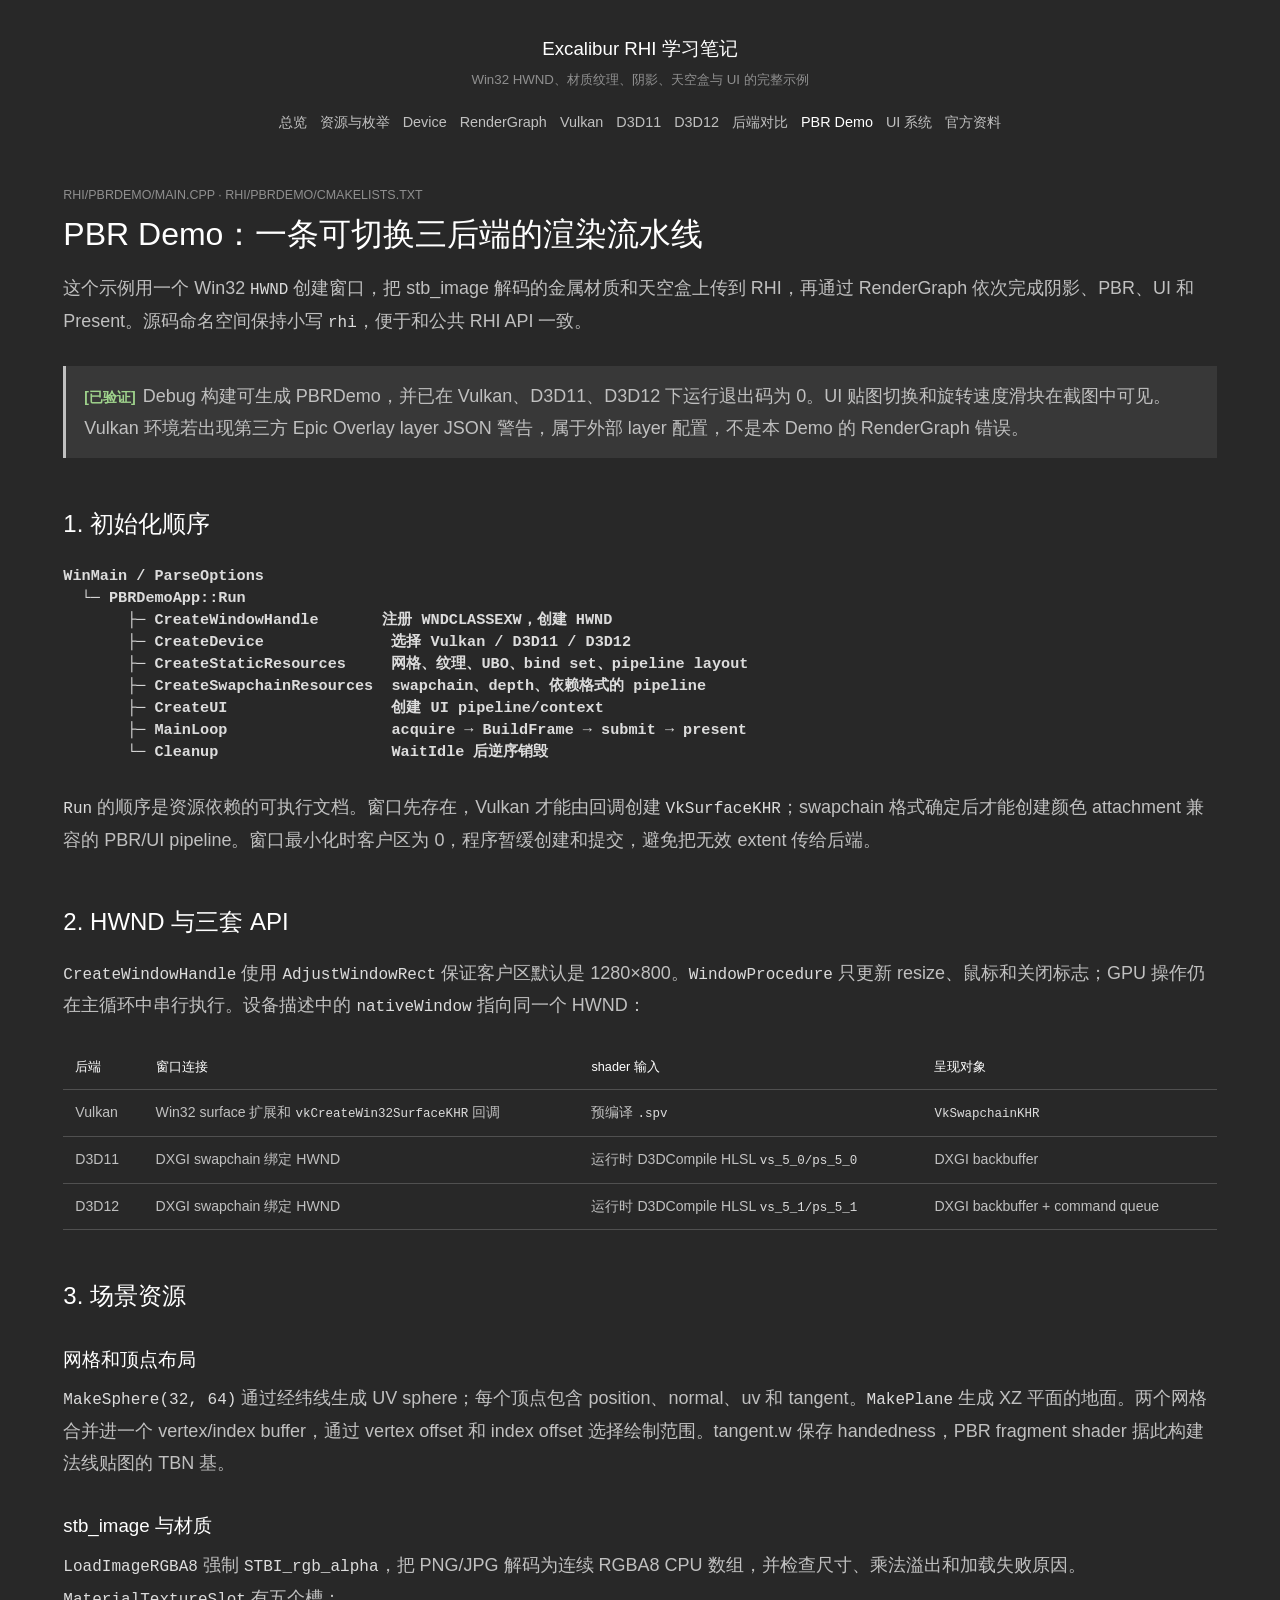
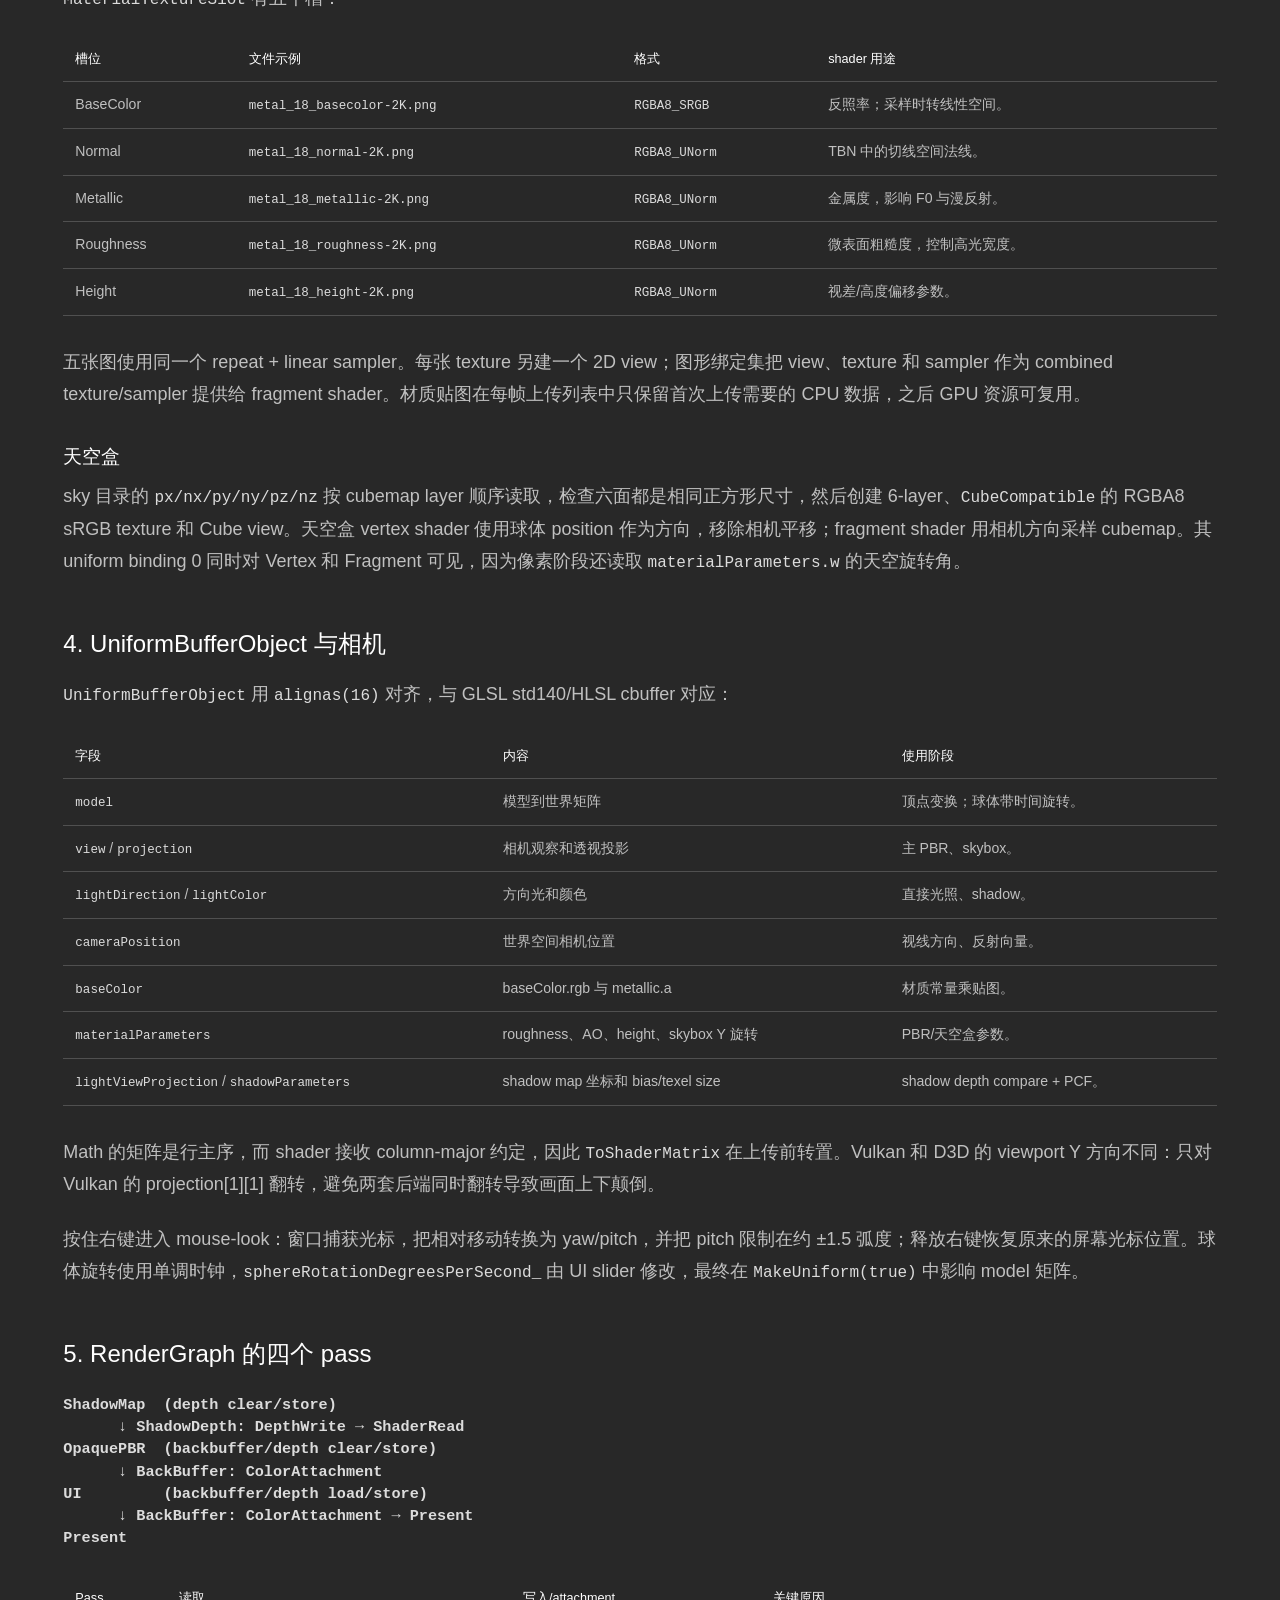
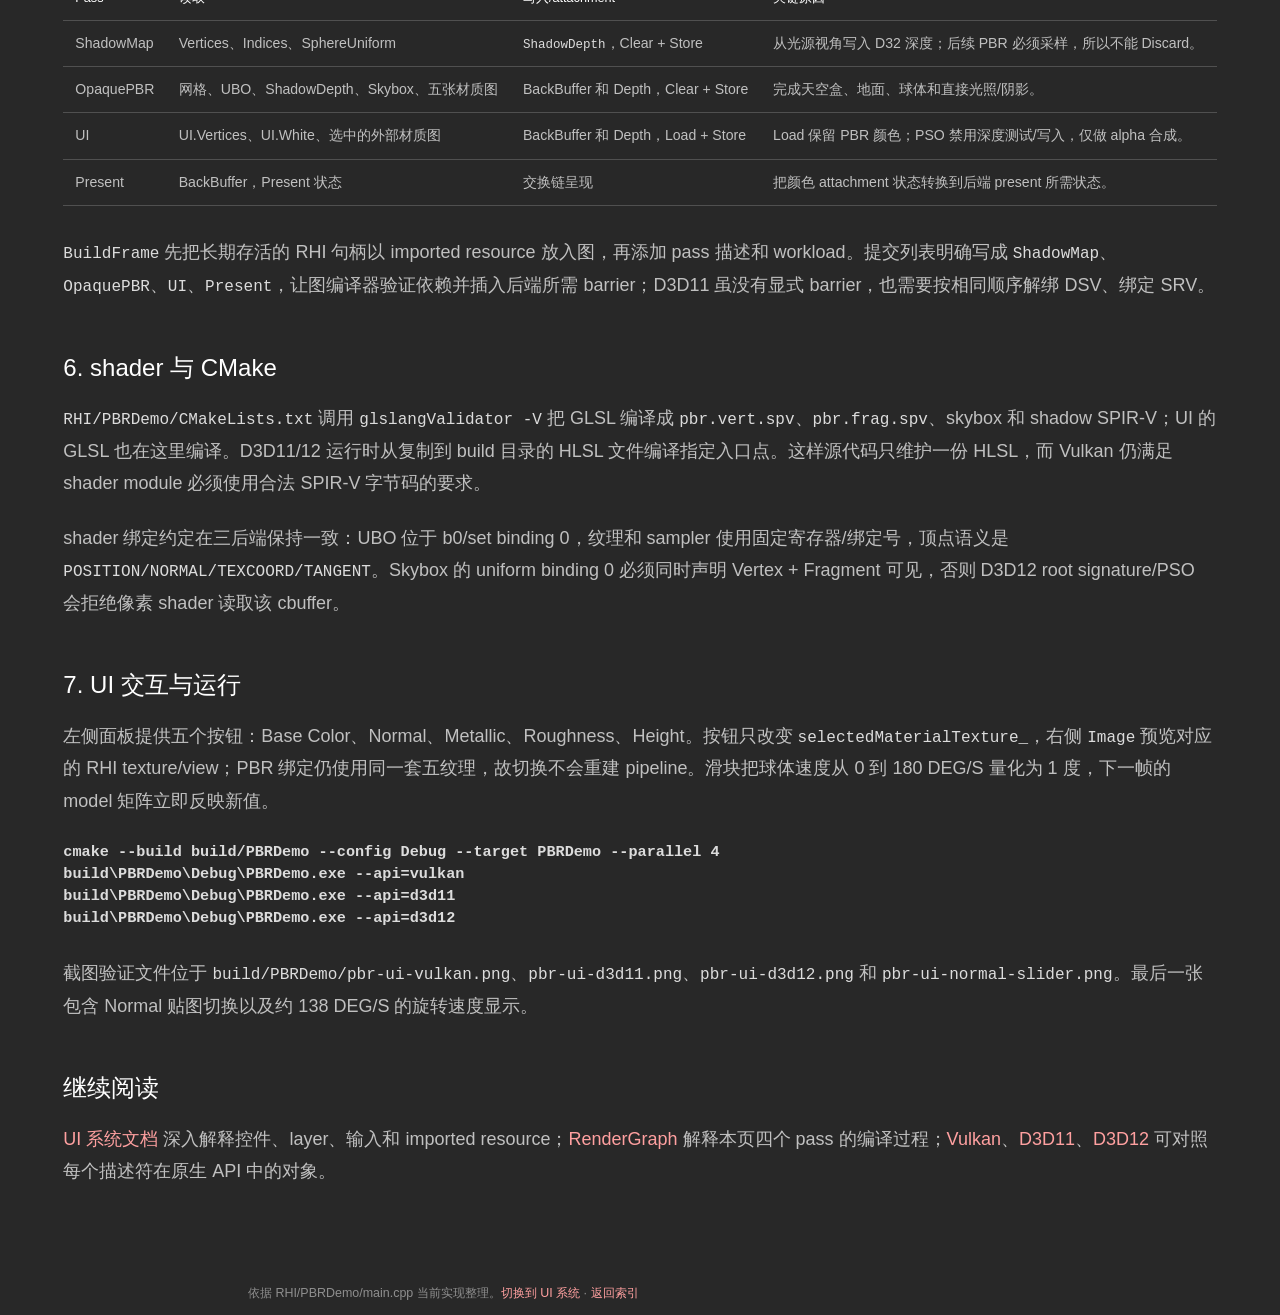
<file: RHI/Docs/pbr-demo.html>
<!doctype html>
<html lang="zh-CN">
<head>
  <meta charset="utf-8">
  <meta name="viewport" content="width=device-width, initial-scale=1">
  <title>PBR Demo | Excalibur RHI</title>
  <link rel="stylesheet" href="rhi-learning.css">
</head>
<body>
<header class="site-header"><div class="site-header-inner">
  <a class="brand" href="index.html">Excalibur RHI 学习笔记</a>
  <p class="subtitle">Win32 HWND、材质纹理、阴影、天空盒与 UI 的完整示例</p>
  <nav aria-label="主导航">
    <a href="index.html">总览</a><a href="rhi-definitions.html">资源与枚举</a><a href="device.html">Device</a><a href="render-graph.html">RenderGraph</a><a href="vulkan.html">Vulkan</a><a href="d3d11.html">D3D11</a><a href="d3d12.html">D3D12</a><a href="backend-comparison.html">后端对比</a><a aria-current="page" href="pbr-demo.html">PBR Demo</a><a href="ui-system.html">UI 系统</a><a href="official-references.html">官方资料</a>
  </nav>
</div></header>
<main>
  <p class="eyebrow">RHI/PBRDemo/main.cpp · RHI/PBRDemo/CMakeLists.txt</p>
  <h1>PBR Demo：一条可切换三后端的渲染流水线</h1>
  <p class="lead">这个示例用一个 Win32 <code>HWND</code> 创建窗口，把 stb_image 解码的金属材质和天空盒上传到 RHI，再通过 RenderGraph 依次完成阴影、PBR、UI 和 Present。源码命名空间保持小写 <code>rhi</code>，便于和公共 RHI API 一致。</p>

  <div class="callout"><p><span class="label ok">已验证</span>Debug 构建可生成 PBRDemo，并已在 Vulkan、D3D11、D3D12 下运行退出码为 0。UI 贴图切换和旋转速度滑块在截图中可见。Vulkan 环境若出现第三方 Epic Overlay layer JSON 警告，属于外部 layer 配置，不是本 Demo 的 RenderGraph 错误。</p></div>

  <h2>1. 初始化顺序</h2>
  <pre><code>WinMain / ParseOptions
  └─ PBRDemoApp::Run
       ├─ CreateWindowHandle       注册 WNDCLASSEXW，创建 HWND
       ├─ CreateDevice              选择 Vulkan / D3D11 / D3D12
       ├─ CreateStaticResources     网格、纹理、UBO、bind set、pipeline layout
       ├─ CreateSwapchainResources  swapchain、depth、依赖格式的 pipeline
       ├─ CreateUI                  创建 UI pipeline/context
       ├─ MainLoop                  acquire → BuildFrame → submit → present
       └─ Cleanup                   WaitIdle 后逆序销毁</code></pre>
  <p><code>Run</code> 的顺序是资源依赖的可执行文档。窗口先存在，Vulkan 才能由回调创建 <code>VkSurfaceKHR</code>；swapchain 格式确定后才能创建颜色 attachment 兼容的 PBR/UI pipeline。窗口最小化时客户区为 0，程序暂缓创建和提交，避免把无效 extent 传给后端。</p>

  <h2>2. HWND 与三套 API</h2>
  <p><code>CreateWindowHandle</code> 使用 <code>AdjustWindowRect</code> 保证客户区默认是 1280×800。<code>WindowProcedure</code> 只更新 resize、鼠标和关闭标志；GPU 操作仍在主循环中串行执行。设备描述中的 <code>nativeWindow</code> 指向同一个 HWND：</p>
  <div class="table-wrap"><table>
    <thead><tr><th>后端</th><th>窗口连接</th><th>shader 输入</th><th>呈现对象</th></tr></thead>
    <tbody>
      <tr><td>Vulkan</td><td>Win32 surface 扩展和 <code>vkCreateWin32SurfaceKHR</code> 回调</td><td>预编译 <code>.spv</code></td><td><code>VkSwapchainKHR</code></td></tr>
      <tr><td>D3D11</td><td>DXGI swapchain 绑定 HWND</td><td>运行时 D3DCompile HLSL <code>vs_5_0/ps_5_0</code></td><td>DXGI backbuffer</td></tr>
      <tr><td>D3D12</td><td>DXGI swapchain 绑定 HWND</td><td>运行时 D3DCompile HLSL <code>vs_5_1/ps_5_1</code></td><td>DXGI backbuffer + command queue</td></tr>
    </tbody>
  </table></div>

  <h2>3. 场景资源</h2>
  <h3>网格和顶点布局</h3>
  <p><code>MakeSphere(32, 64)</code> 通过经纬线生成 UV sphere；每个顶点包含 position、normal、uv 和 tangent。<code>MakePlane</code> 生成 XZ 平面的地面。两个网格合并进一个 vertex/index buffer，通过 vertex offset 和 index offset 选择绘制范围。tangent.w 保存 handedness，PBR fragment shader 据此构建法线贴图的 TBN 基。</p>

  <h3>stb_image 与材质</h3>
  <p><code>LoadImageRGBA8</code> 强制 <code>STBI_rgb_alpha</code>，把 PNG/JPG 解码为连续 RGBA8 CPU 数组，并检查尺寸、乘法溢出和加载失败原因。<code>MaterialTextureSlot</code> 有五个槽：</p>
  <div class="table-wrap"><table>
    <thead><tr><th>槽位</th><th>文件示例</th><th>格式</th><th>shader 用途</th></tr></thead>
    <tbody>
      <tr><td>BaseColor</td><td><code>metal_18_basecolor-2K.png</code></td><td><code>RGBA8_SRGB</code></td><td>反照率；采样时转线性空间。</td></tr>
      <tr><td>Normal</td><td><code>metal_18_normal-2K.png</code></td><td><code>RGBA8_UNorm</code></td><td>TBN 中的切线空间法线。</td></tr>
      <tr><td>Metallic</td><td><code>metal_18_metallic-2K.png</code></td><td><code>RGBA8_UNorm</code></td><td>金属度，影响 F0 与漫反射。</td></tr>
      <tr><td>Roughness</td><td><code>metal_18_roughness-2K.png</code></td><td><code>RGBA8_UNorm</code></td><td>微表面粗糙度，控制高光宽度。</td></tr>
      <tr><td>Height</td><td><code>metal_18_height-2K.png</code></td><td><code>RGBA8_UNorm</code></td><td>视差/高度偏移参数。</td></tr>
    </tbody>
  </table></div>
  <p>五张图使用同一个 repeat + linear sampler。每张 texture 另建一个 2D view；图形绑定集把 view、texture 和 sampler 作为 combined texture/sampler 提供给 fragment shader。材质贴图在每帧上传列表中只保留首次上传需要的 CPU 数据，之后 GPU 资源可复用。</p>

  <h3>天空盒</h3>
  <p>sky 目录的 <code>px/nx/py/ny/pz/nz</code> 按 cubemap layer 顺序读取，检查六面都是相同正方形尺寸，然后创建 6-layer、<code>CubeCompatible</code> 的 RGBA8 sRGB texture 和 Cube view。天空盒 vertex shader 使用球体 position 作为方向，移除相机平移；fragment shader 用相机方向采样 cubemap。其 uniform binding 0 同时对 Vertex 和 Fragment 可见，因为像素阶段还读取 <code>materialParameters.w</code> 的天空旋转角。</p>

  <h2>4. UniformBufferObject 与相机</h2>
  <p><code>UniformBufferObject</code> 用 <code>alignas(16)</code> 对齐，与 GLSL std140/HLSL cbuffer 对应：</p>
  <div class="table-wrap"><table>
    <thead><tr><th>字段</th><th>内容</th><th>使用阶段</th></tr></thead>
    <tbody>
      <tr><td><code>model</code></td><td>模型到世界矩阵</td><td>顶点变换；球体带时间旋转。</td></tr>
      <tr><td><code>view</code> / <code>projection</code></td><td>相机观察和透视投影</td><td>主 PBR、skybox。</td></tr>
      <tr><td><code>lightDirection</code> / <code>lightColor</code></td><td>方向光和颜色</td><td>直接光照、shadow。</td></tr>
      <tr><td><code>cameraPosition</code></td><td>世界空间相机位置</td><td>视线方向、反射向量。</td></tr>
      <tr><td><code>baseColor</code></td><td>baseColor.rgb 与 metallic.a</td><td>材质常量乘贴图。</td></tr>
      <tr><td><code>materialParameters</code></td><td>roughness、AO、height、skybox Y 旋转</td><td>PBR/天空盒参数。</td></tr>
      <tr><td><code>lightViewProjection</code> / <code>shadowParameters</code></td><td>shadow map 坐标和 bias/texel size</td><td>shadow depth compare + PCF。</td></tr>
    </tbody>
  </table></div>
  <p>Math 的矩阵是行主序，而 shader 接收 column-major 约定，因此 <code>ToShaderMatrix</code> 在上传前转置。Vulkan 和 D3D 的 viewport Y 方向不同：只对 Vulkan 的 projection[1][1] 翻转，避免两套后端同时翻转导致画面上下颠倒。</p>
  <p>按住右键进入 mouse-look：窗口捕获光标，把相对移动转换为 yaw/pitch，并把 pitch 限制在约 ±1.5 弧度；释放右键恢复原来的屏幕光标位置。球体旋转使用单调时钟，<code>sphereRotationDegreesPerSecond_</code> 由 UI slider 修改，最终在 <code>MakeUniform(true)</code> 中影响 model 矩阵。</p>

  <h2>5. RenderGraph 的四个 pass</h2>
  <pre><code>ShadowMap  (depth clear/store)
      ↓ ShadowDepth: DepthWrite → ShaderRead
OpaquePBR  (backbuffer/depth clear/store)
      ↓ BackBuffer: ColorAttachment
UI         (backbuffer/depth load/store)
      ↓ BackBuffer: ColorAttachment → Present
Present</code></pre>
  <div class="table-wrap"><table>
    <thead><tr><th>Pass</th><th>读取</th><th>写入/attachment</th><th>关键原因</th></tr></thead>
    <tbody>
      <tr><td>ShadowMap</td><td>Vertices、Indices、SphereUniform</td><td><code>ShadowDepth</code>，Clear + Store</td><td>从光源视角写入 D32 深度；后续 PBR 必须采样，所以不能 Discard。</td></tr>
      <tr><td>OpaquePBR</td><td>网格、UBO、ShadowDepth、Skybox、五张材质图</td><td>BackBuffer 和 Depth，Clear + Store</td><td>完成天空盒、地面、球体和直接光照/阴影。</td></tr>
      <tr><td>UI</td><td>UI.Vertices、UI.White、选中的外部材质图</td><td>BackBuffer 和 Depth，Load + Store</td><td>Load 保留 PBR 颜色；PSO 禁用深度测试/写入，仅做 alpha 合成。</td></tr>
      <tr><td>Present</td><td>BackBuffer，Present 状态</td><td>交换链呈现</td><td>把颜色 attachment 状态转换到后端 present 所需状态。</td></tr>
    </tbody>
  </table></div>
  <p><code>BuildFrame</code> 先把长期存活的 RHI 句柄以 imported resource 放入图，再添加 pass 描述和 workload。提交列表明确写成 <code>ShadowMap</code>、<code>OpaquePBR</code>、<code>UI</code>、<code>Present</code>，让图编译器验证依赖并插入后端所需 barrier；D3D11 虽没有显式 barrier，也需要按相同顺序解绑 DSV、绑定 SRV。</p>

  <h2>6. shader 与 CMake</h2>
  <p><code>RHI/PBRDemo/CMakeLists.txt</code> 调用 <code>glslangValidator -V</code> 把 GLSL 编译成 <code>pbr.vert.spv</code>、<code>pbr.frag.spv</code>、skybox 和 shadow SPIR-V；UI 的 GLSL 也在这里编译。D3D11/12 运行时从复制到 build 目录的 HLSL 文件编译指定入口点。这样源代码只维护一份 HLSL，而 Vulkan 仍满足 shader module 必须使用合法 SPIR-V 字节码的要求。</p>
  <p>shader 绑定约定在三后端保持一致：UBO 位于 b0/set binding 0，纹理和 sampler 使用固定寄存器/绑定号，顶点语义是 <code>POSITION/NORMAL/TEXCOORD/TANGENT</code>。Skybox 的 uniform binding 0 必须同时声明 Vertex + Fragment 可见，否则 D3D12 root signature/PSO 会拒绝像素 shader 读取该 cbuffer。</p>

  <h2>7. UI 交互与运行</h2>
  <p>左侧面板提供五个按钮：Base Color、Normal、Metallic、Roughness、Height。按钮只改变 <code>selectedMaterialTexture_</code>，右侧 <code>Image</code> 预览对应的 RHI texture/view；PBR 绑定仍使用同一套五纹理，故切换不会重建 pipeline。滑块把球体速度从 0 到 180 DEG/S 量化为 1 度，下一帧的 model 矩阵立即反映新值。</p>
  <pre><code>cmake --build build/PBRDemo --config Debug --target PBRDemo --parallel 4
build\PBRDemo\Debug\PBRDemo.exe --api=vulkan
build\PBRDemo\Debug\PBRDemo.exe --api=d3d11
build\PBRDemo\Debug\PBRDemo.exe --api=d3d12</code></pre>
  <p>截图验证文件位于 <code>build/PBRDemo/pbr-ui-vulkan.png</code>、<code>pbr-ui-d3d11.png</code>、<code>pbr-ui-d3d12.png</code> 和 <code>pbr-ui-normal-slider.png</code>。最后一张包含 Normal 贴图切换以及约 138 DEG/S 的旋转速度显示。</p>

  <h2>继续阅读</h2>
  <p><a href="ui-system.html">UI 系统文档</a> 深入解释控件、layer、输入和 imported resource；<a href="render-graph.html">RenderGraph</a> 解释本页四个 pass 的编译过程；<a href="vulkan.html">Vulkan</a>、<a href="d3d11.html">D3D11</a>、<a href="d3d12.html">D3D12</a> 可对照每个描述符在原生 API 中的对象。</p>
</main>
<footer class="footer"><div class="footer-inner">依据 RHI/PBRDemo/main.cpp 当前实现整理。<a href="ui-system.html">切换到 UI 系统</a> · <a href="index.html">返回索引</a></div></footer>
</body></html>
</file>
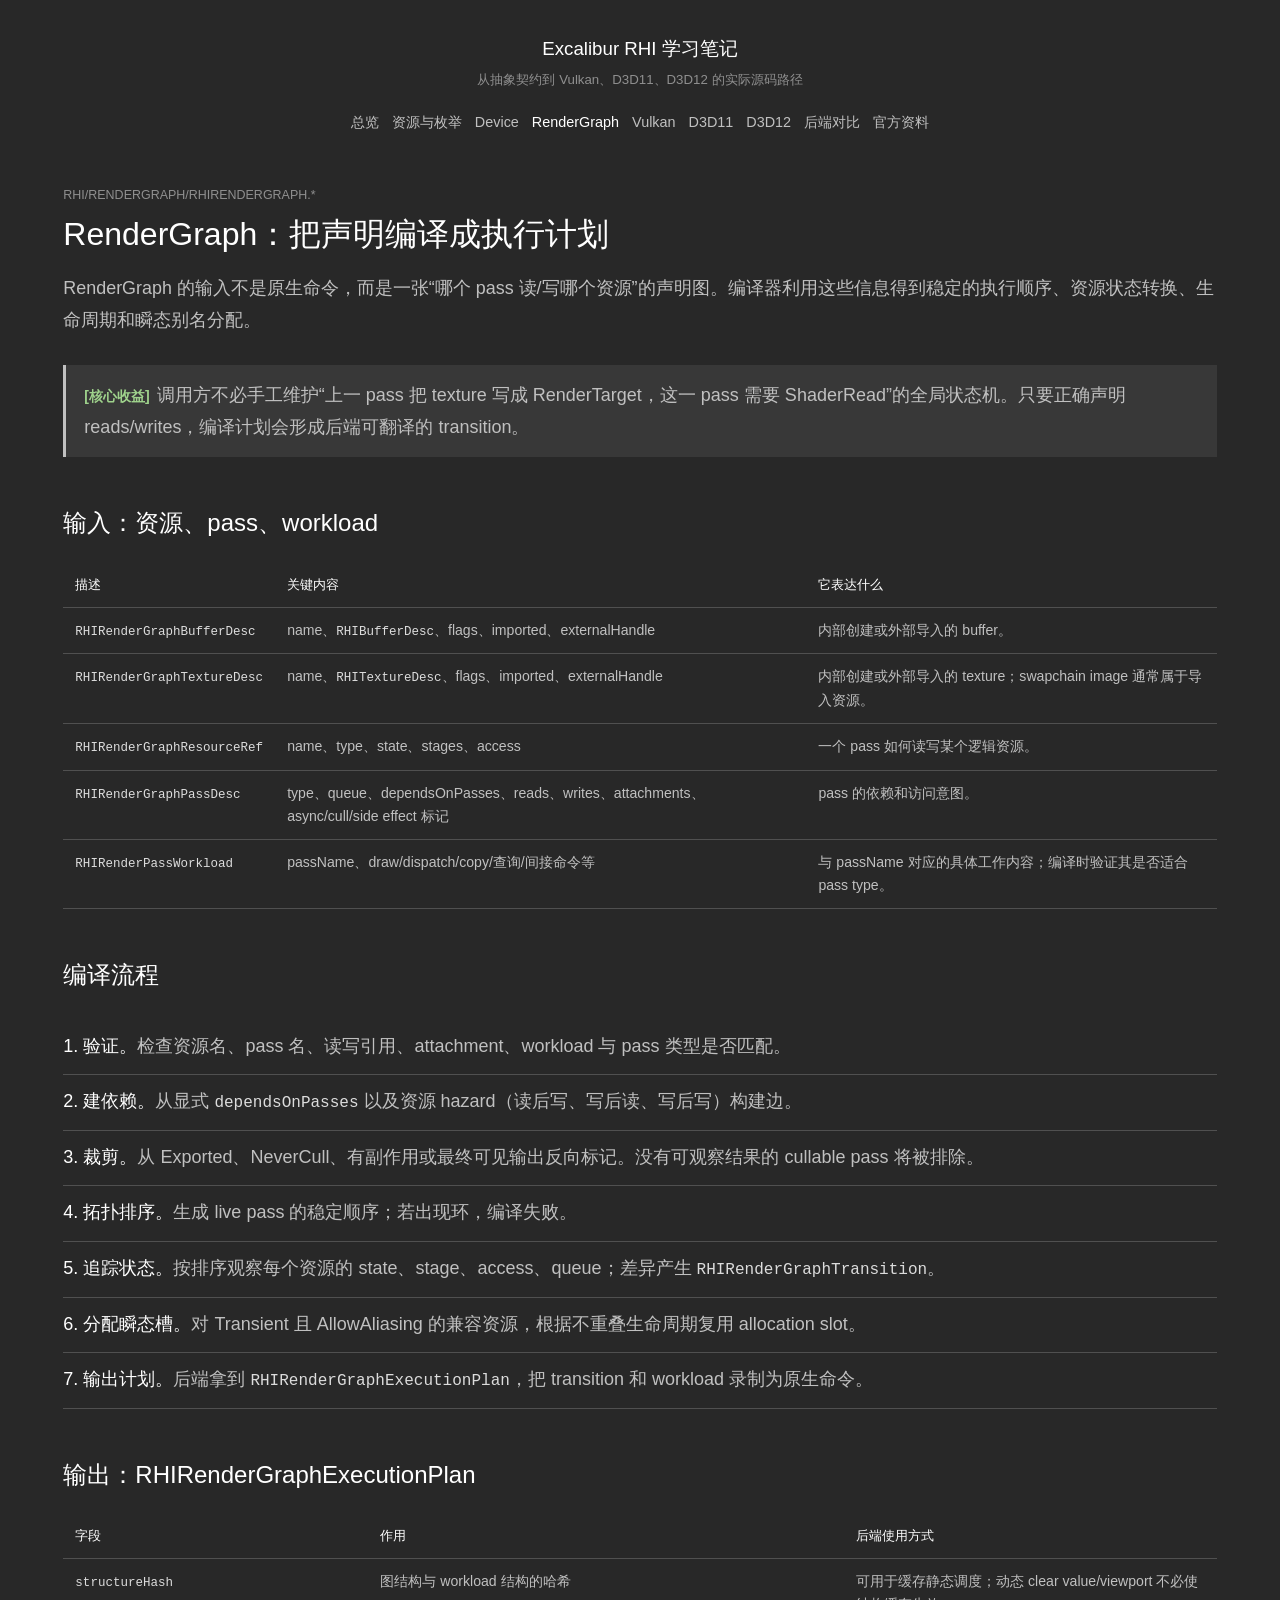
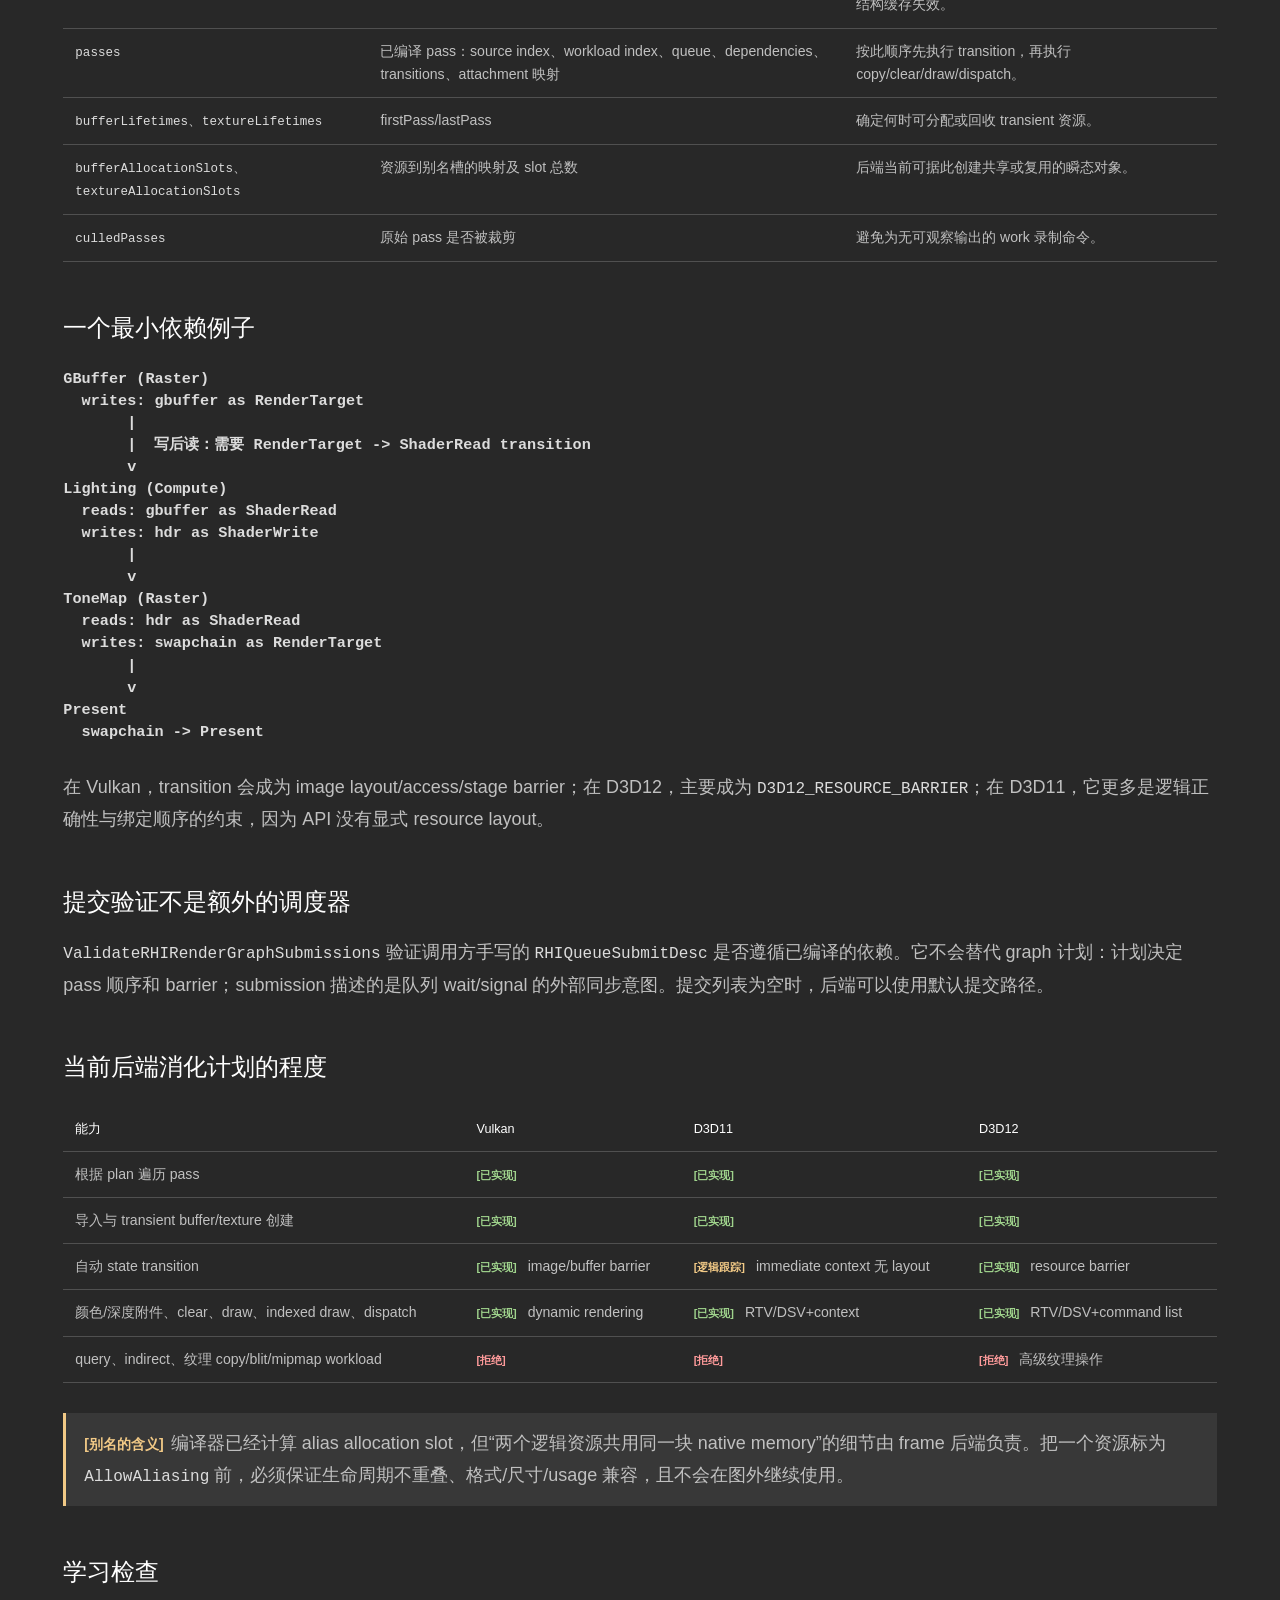
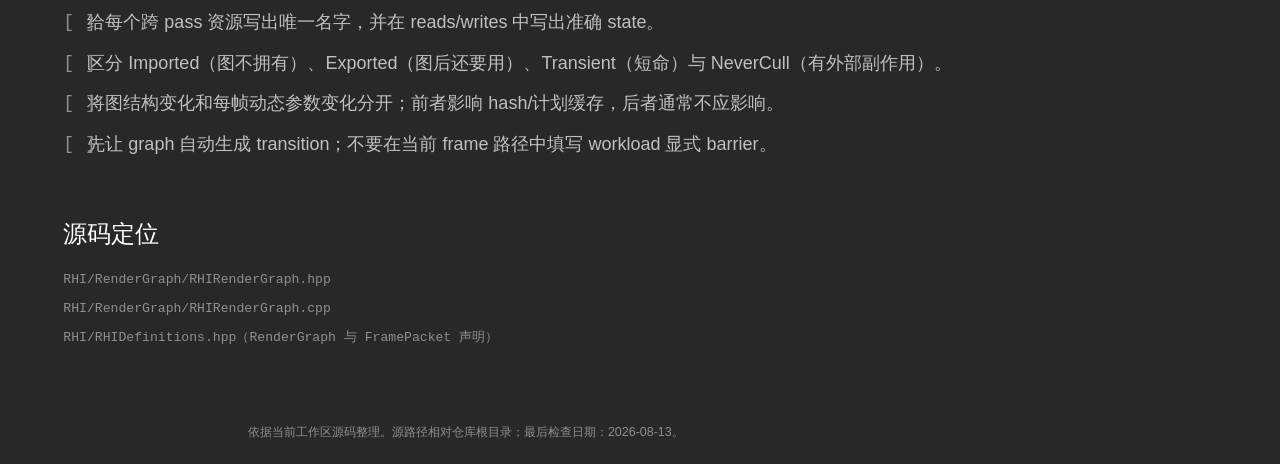
<file: RHI/Docs/render-graph.html>
<!doctype html>
<html lang="zh-CN"><head><meta charset="utf-8"><meta name="viewport" content="width=device-width, initial-scale=1"><title>RenderGraph | Excalibur RHI</title><link rel="stylesheet" href="rhi-learning.css"></head>
<body><header class="site-header"><div class="site-header-inner"><a class="brand" href="index.html">Excalibur RHI 学习笔记</a><p class="subtitle">从抽象契约到 Vulkan、D3D11、D3D12 的实际源码路径</p><nav aria-label="主导航"><a href="index.html">总览</a><a href="rhi-definitions.html">资源与枚举</a><a href="device.html">Device</a><a aria-current="page" href="render-graph.html">RenderGraph</a><a href="vulkan.html">Vulkan</a><a href="d3d11.html">D3D11</a><a href="d3d12.html">D3D12</a><a href="backend-comparison.html">后端对比</a><a href="official-references.html">官方资料</a></nav></div></header>
<main>
<p class="eyebrow">RHI/RenderGraph/RHIRenderGraph.*</p><h1>RenderGraph：把声明编译成执行计划</h1><p class="lead">RenderGraph 的输入不是原生命令，而是一张“哪个 pass 读/写哪个资源”的声明图。编译器利用这些信息得到稳定的执行顺序、资源状态转换、生命周期和瞬态别名分配。</p>
<div class="callout"><p><span class="label ok">核心收益</span>调用方不必手工维护“上一 pass 把 texture 写成 RenderTarget，这一 pass 需要 ShaderRead”的全局状态机。只要正确声明 reads/writes，编译计划会形成后端可翻译的 transition。</p></div>

<h2>输入：资源、pass、workload</h2>
<div class="table-wrap"><table><thead><tr><th>描述</th><th>关键内容</th><th>它表达什么</th></tr></thead><tbody>
<tr><td><code>RHIRenderGraphBufferDesc</code></td><td>name、<code>RHIBufferDesc</code>、flags、imported、externalHandle</td><td>内部创建或外部导入的 buffer。</td></tr>
<tr><td><code>RHIRenderGraphTextureDesc</code></td><td>name、<code>RHITextureDesc</code>、flags、imported、externalHandle</td><td>内部创建或外部导入的 texture；swapchain image 通常属于导入资源。</td></tr>
<tr><td><code>RHIRenderGraphResourceRef</code></td><td>name、type、state、stages、access</td><td>一个 pass 如何读写某个逻辑资源。</td></tr>
<tr><td><code>RHIRenderGraphPassDesc</code></td><td>type、queue、dependsOnPasses、reads、writes、attachments、async/cull/side effect 标记</td><td>pass 的依赖和访问意图。</td></tr>
<tr><td><code>RHIRenderPassWorkload</code></td><td>passName、draw/dispatch/copy/查询/间接命令等</td><td>与 passName 对应的具体工作内容；编译时验证其是否适合 pass type。</td></tr>
</tbody></table></div>

<h2>编译流程</h2>
<div class="flow"><div class="flow-step"><strong>1. 验证。</strong>检查资源名、pass 名、读写引用、attachment、workload 与 pass 类型是否匹配。</div><div class="flow-step"><strong>2. 建依赖。</strong>从显式 <code>dependsOnPasses</code> 以及资源 hazard（读后写、写后读、写后写）构建边。</div><div class="flow-step"><strong>3. 裁剪。</strong>从 Exported、NeverCull、有副作用或最终可见输出反向标记。没有可观察结果的 cullable pass 将被排除。</div><div class="flow-step"><strong>4. 拓扑排序。</strong>生成 live pass 的稳定顺序；若出现环，编译失败。</div><div class="flow-step"><strong>5. 追踪状态。</strong>按排序观察每个资源的 state、stage、access、queue；差异产生 <code>RHIRenderGraphTransition</code>。</div><div class="flow-step"><strong>6. 分配瞬态槽。</strong>对 Transient 且 AllowAliasing 的兼容资源，根据不重叠生命周期复用 allocation slot。</div><div class="flow-step"><strong>7. 输出计划。</strong>后端拿到 <code>RHIRenderGraphExecutionPlan</code>，把 transition 和 workload 录制为原生命令。</div></div>

<h2>输出：RHIRenderGraphExecutionPlan</h2>
<div class="table-wrap"><table><thead><tr><th>字段</th><th>作用</th><th>后端使用方式</th></tr></thead><tbody>
<tr><td><code>structureHash</code></td><td>图结构与 workload 结构的哈希</td><td>可用于缓存静态调度；动态 clear value/viewport 不必使结构缓存失效。</td></tr>
<tr><td><code>passes</code></td><td>已编译 pass：source index、workload index、queue、dependencies、transitions、attachment 映射</td><td>按此顺序先执行 transition，再执行 copy/clear/draw/dispatch。</td></tr>
<tr><td><code>bufferLifetimes</code>、<code>textureLifetimes</code></td><td>firstPass/lastPass</td><td>确定何时可分配或回收 transient 资源。</td></tr>
<tr><td><code>bufferAllocationSlots</code>、<code>textureAllocationSlots</code></td><td>资源到别名槽的映射及 slot 总数</td><td>后端当前可据此创建共享或复用的瞬态对象。</td></tr>
<tr><td><code>culledPasses</code></td><td>原始 pass 是否被裁剪</td><td>避免为无可观察输出的 work 录制命令。</td></tr>
</tbody></table></div>

<h2>一个最小依赖例子</h2>
<pre><code>GBuffer (Raster)
  writes: gbuffer as RenderTarget
       |
       |  写后读：需要 RenderTarget -> ShaderRead transition
       v
Lighting (Compute)
  reads: gbuffer as ShaderRead
  writes: hdr as ShaderWrite
       |
       v
ToneMap (Raster)
  reads: hdr as ShaderRead
  writes: swapchain as RenderTarget
       |
       v
Present
  swapchain -> Present</code></pre>
<p>在 Vulkan，transition 会成为 image layout/access/stage barrier；在 D3D12，主要成为 <code>D3D12_RESOURCE_BARRIER</code>；在 D3D11，它更多是逻辑正确性与绑定顺序的约束，因为 API 没有显式 resource layout。</p>

<h2>提交验证不是额外的调度器</h2>
<p><code>ValidateRHIRenderGraphSubmissions</code> 验证调用方手写的 <code>RHIQueueSubmitDesc</code> 是否遵循已编译的依赖。它不会替代 graph 计划：计划决定 pass 顺序和 barrier；submission 描述的是队列 wait/signal 的外部同步意图。提交列表为空时，后端可以使用默认提交路径。</p>

<h2>当前后端消化计划的程度</h2>
<div class="table-wrap"><table><thead><tr><th>能力</th><th>Vulkan</th><th>D3D11</th><th>D3D12</th></tr></thead><tbody>
<tr><td>根据 plan 遍历 pass</td><td><span class="label ok">已实现</span></td><td><span class="label ok">已实现</span></td><td><span class="label ok">已实现</span></td></tr>
<tr><td>导入与 transient buffer/texture 创建</td><td><span class="label ok">已实现</span></td><td><span class="label ok">已实现</span></td><td><span class="label ok">已实现</span></td></tr>
<tr><td>自动 state transition</td><td><span class="label ok">已实现</span> image/buffer barrier</td><td><span class="label limit">逻辑跟踪</span> immediate context 无 layout</td><td><span class="label ok">已实现</span> resource barrier</td></tr>
<tr><td>颜色/深度附件、clear、draw、indexed draw、dispatch</td><td><span class="label ok">已实现</span> dynamic rendering</td><td><span class="label ok">已实现</span> RTV/DSV+context</td><td><span class="label ok">已实现</span> RTV/DSV+command list</td></tr>
<tr><td>query、indirect、纹理 copy/blit/mipmap workload</td><td><span class="label missing">拒绝</span></td><td><span class="label missing">拒绝</span></td><td><span class="label missing">拒绝</span> 高级纹理操作</td></tr>
</tbody></table></div>
<div class="callout warning"><p><span class="label limit">别名的含义</span>编译器已经计算 alias allocation slot，但“两个逻辑资源共用同一块 native memory”的细节由 frame 后端负责。把一个资源标为 <code>AllowAliasing</code> 前，必须保证生命周期不重叠、格式/尺寸/usage 兼容，且不会在图外继续使用。</p></div>

<h2>学习检查</h2><ol class="checklist"><li>给每个跨 pass 资源写出唯一名字，并在 reads/writes 中写出准确 state。</li><li>区分 Imported（图不拥有）、Exported（图后还要用）、Transient（短命）与 NeverCull（有外部副作用）。</li><li>将图结构变化和每帧动态参数变化分开；前者影响 hash/计划缓存，后者通常不应影响。</li><li>先让 graph 自动生成 transition；不要在当前 frame 路径中填写 workload 显式 barrier。</li></ol>
<h2>源码定位</h2><div class="source-list"><div>RHI/RenderGraph/RHIRenderGraph.hpp</div><div>RHI/RenderGraph/RHIRenderGraph.cpp</div><div>RHI/RHIDefinitions.hpp（RenderGraph 与 FramePacket 声明）</div></div>
</main><footer class="footer"><div class="footer-inner">依据当前工作区源码整理。源路径相对仓库根目录；最后检查日期：2026-08-13。</div></footer></body></html>
</file>
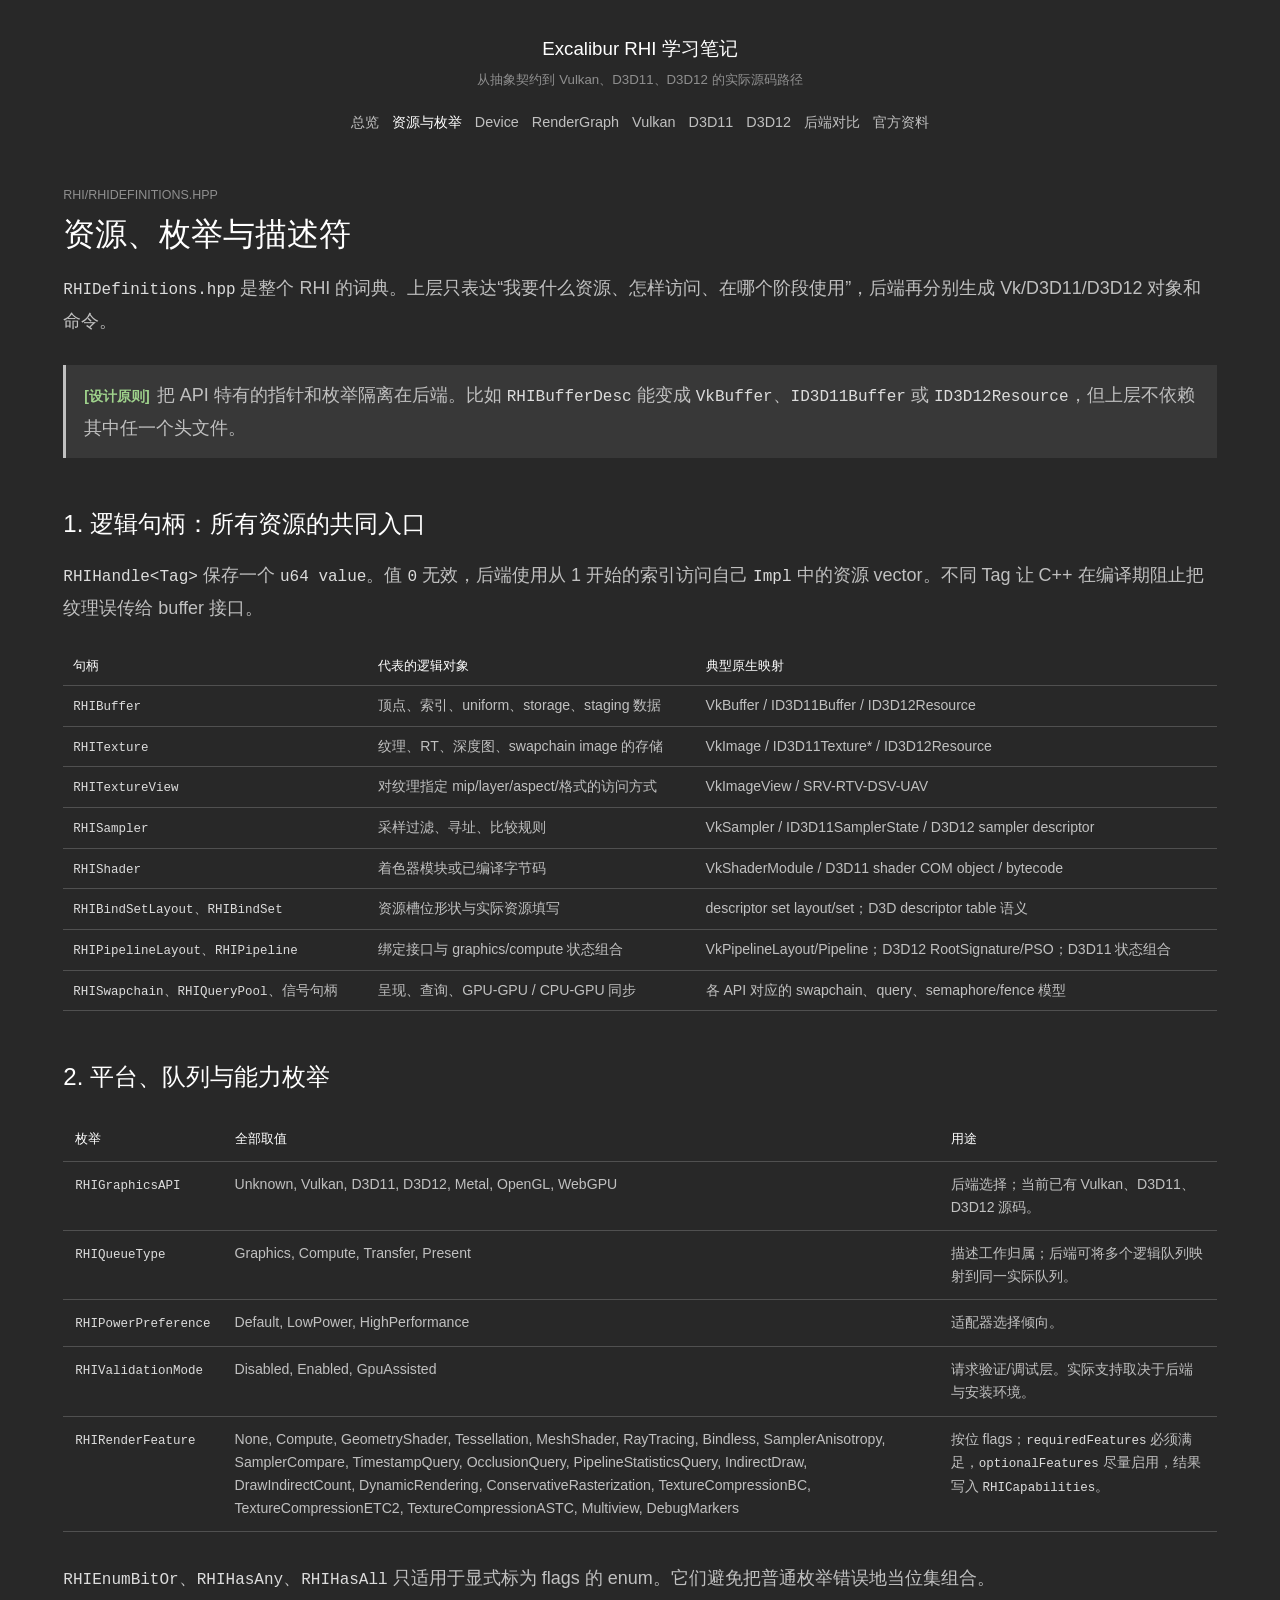
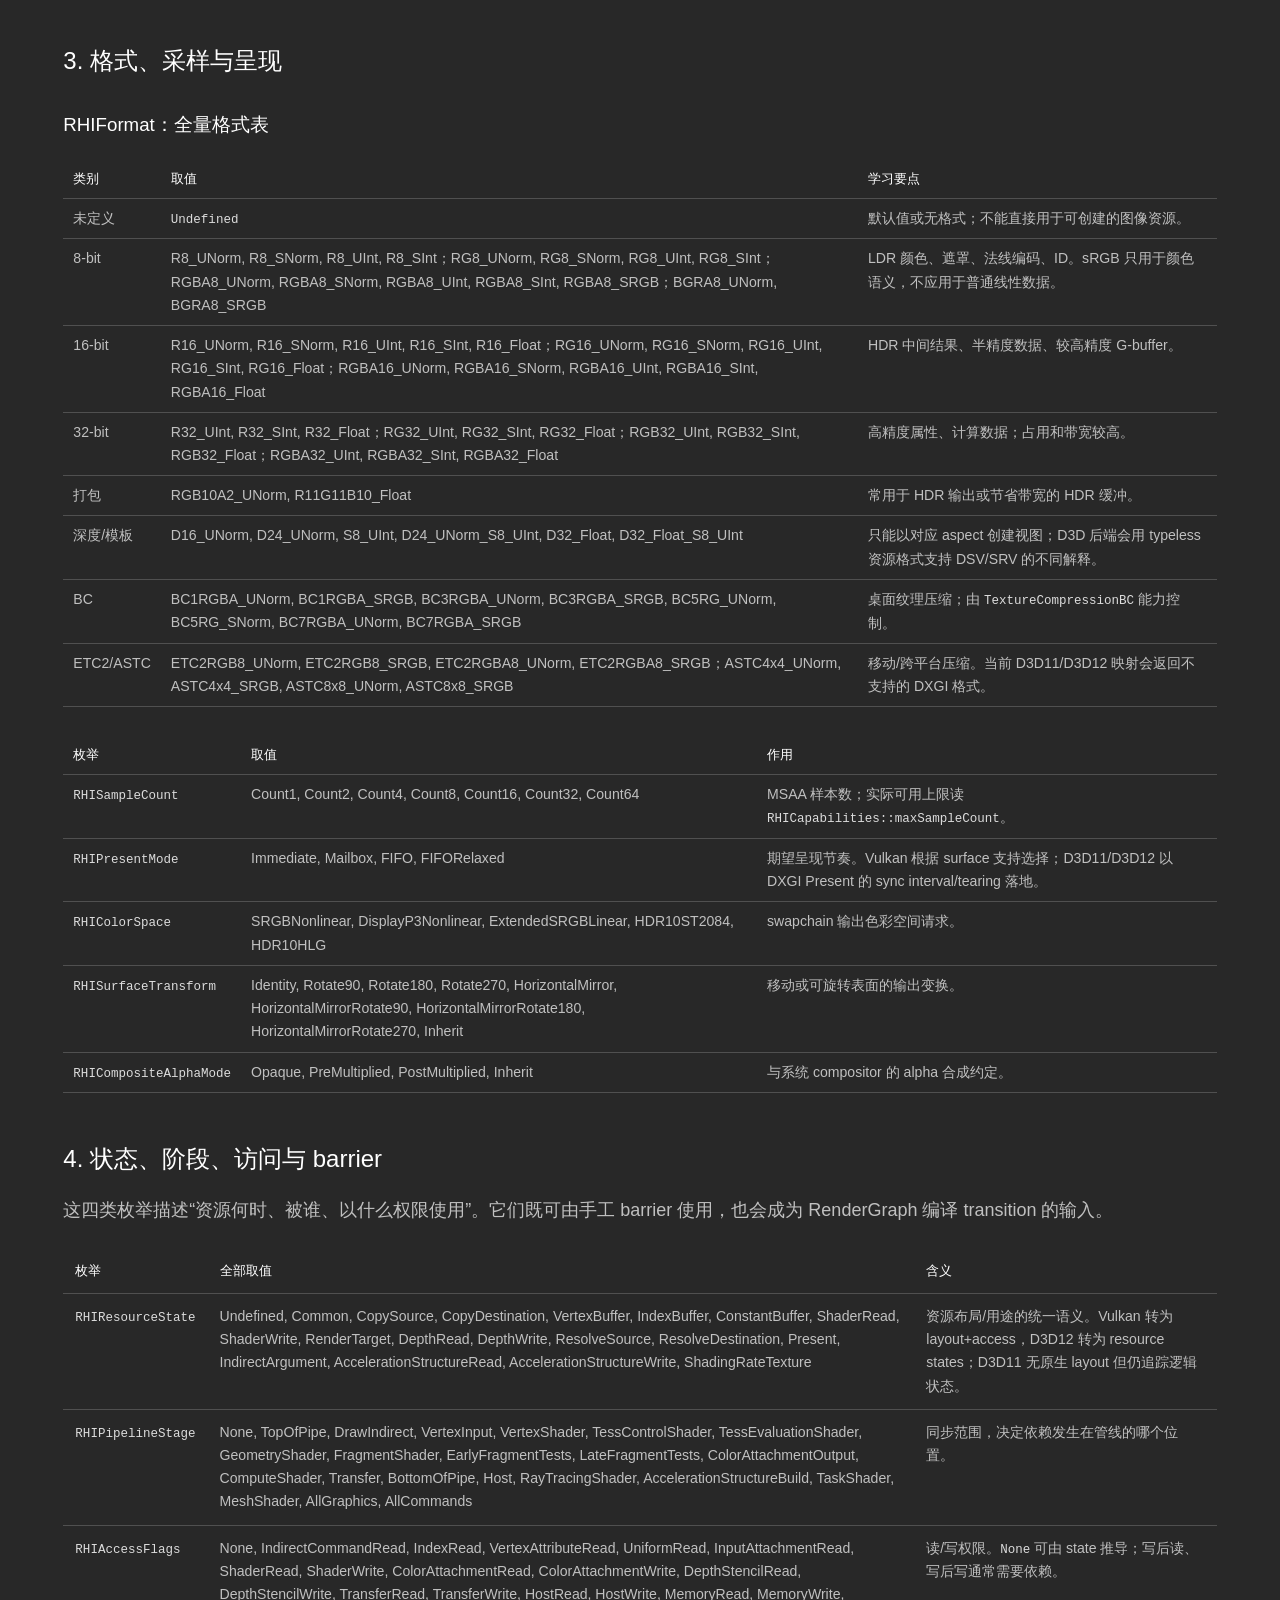
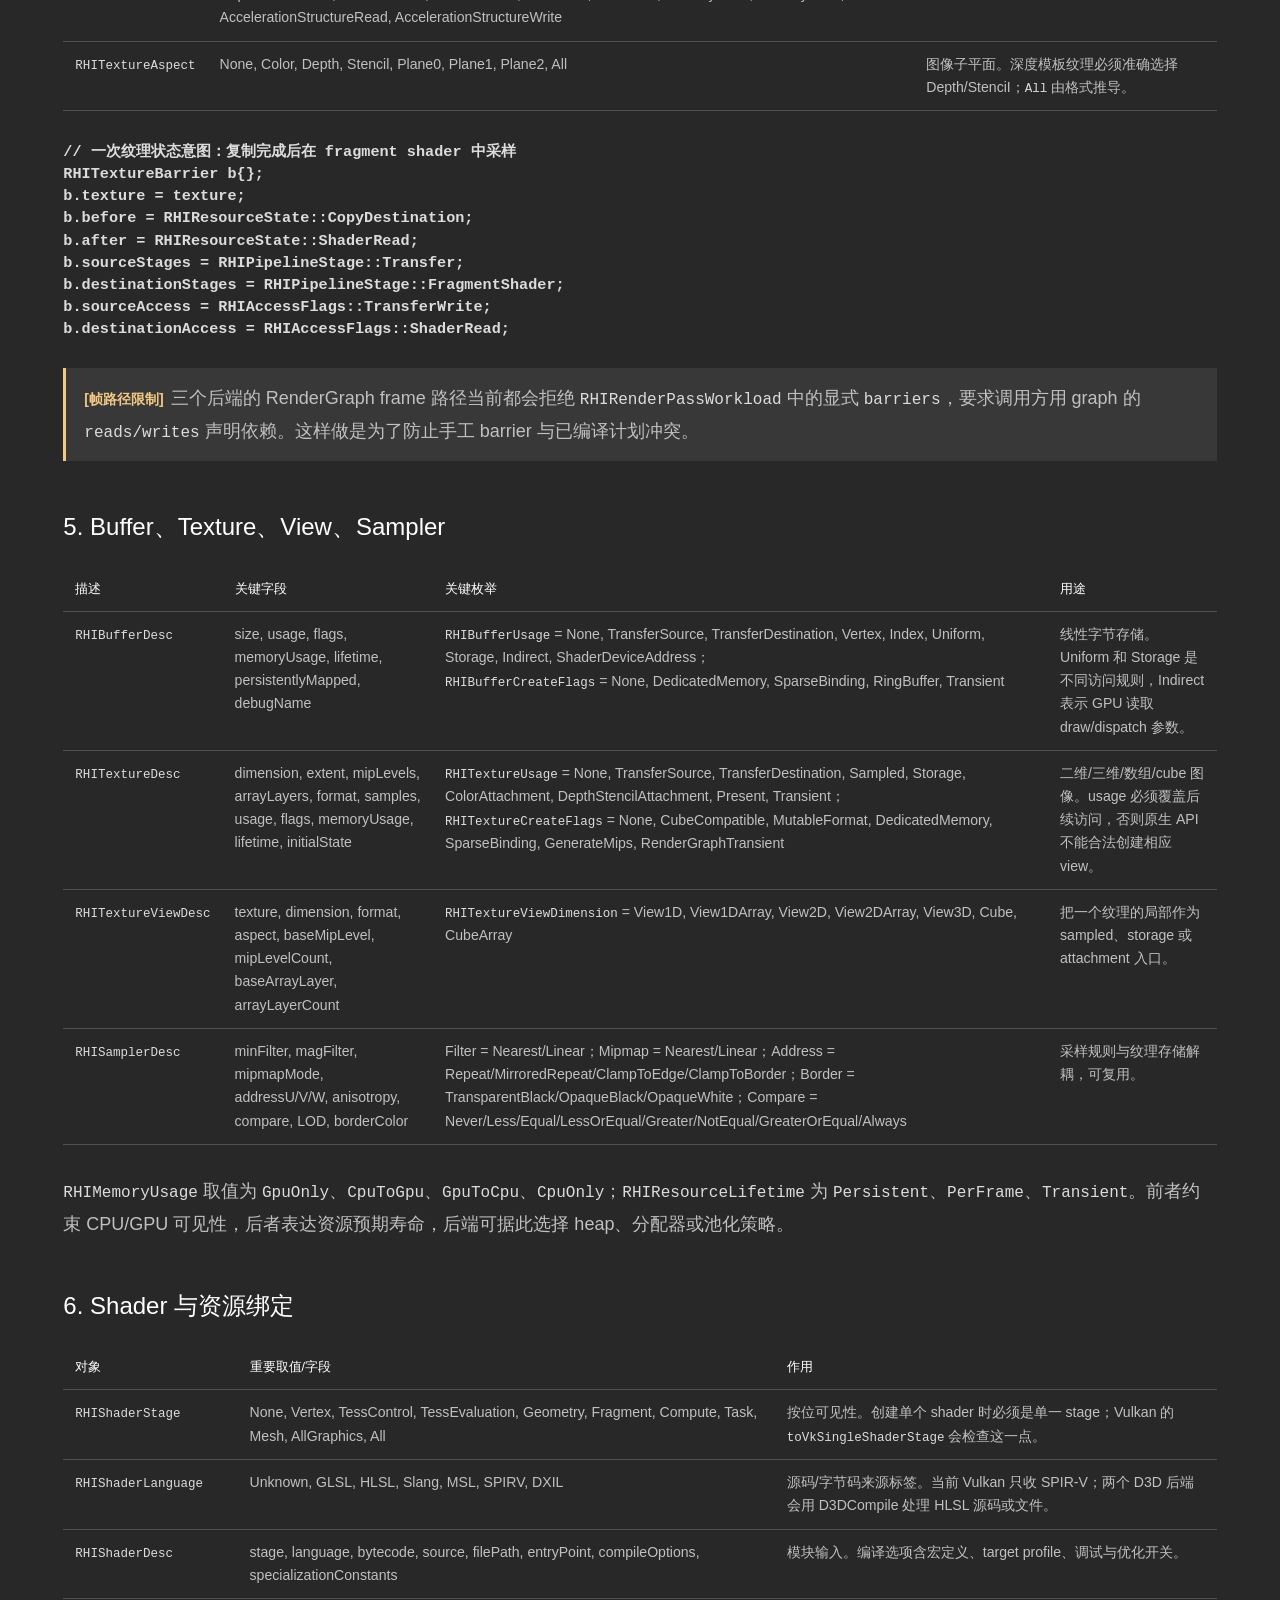
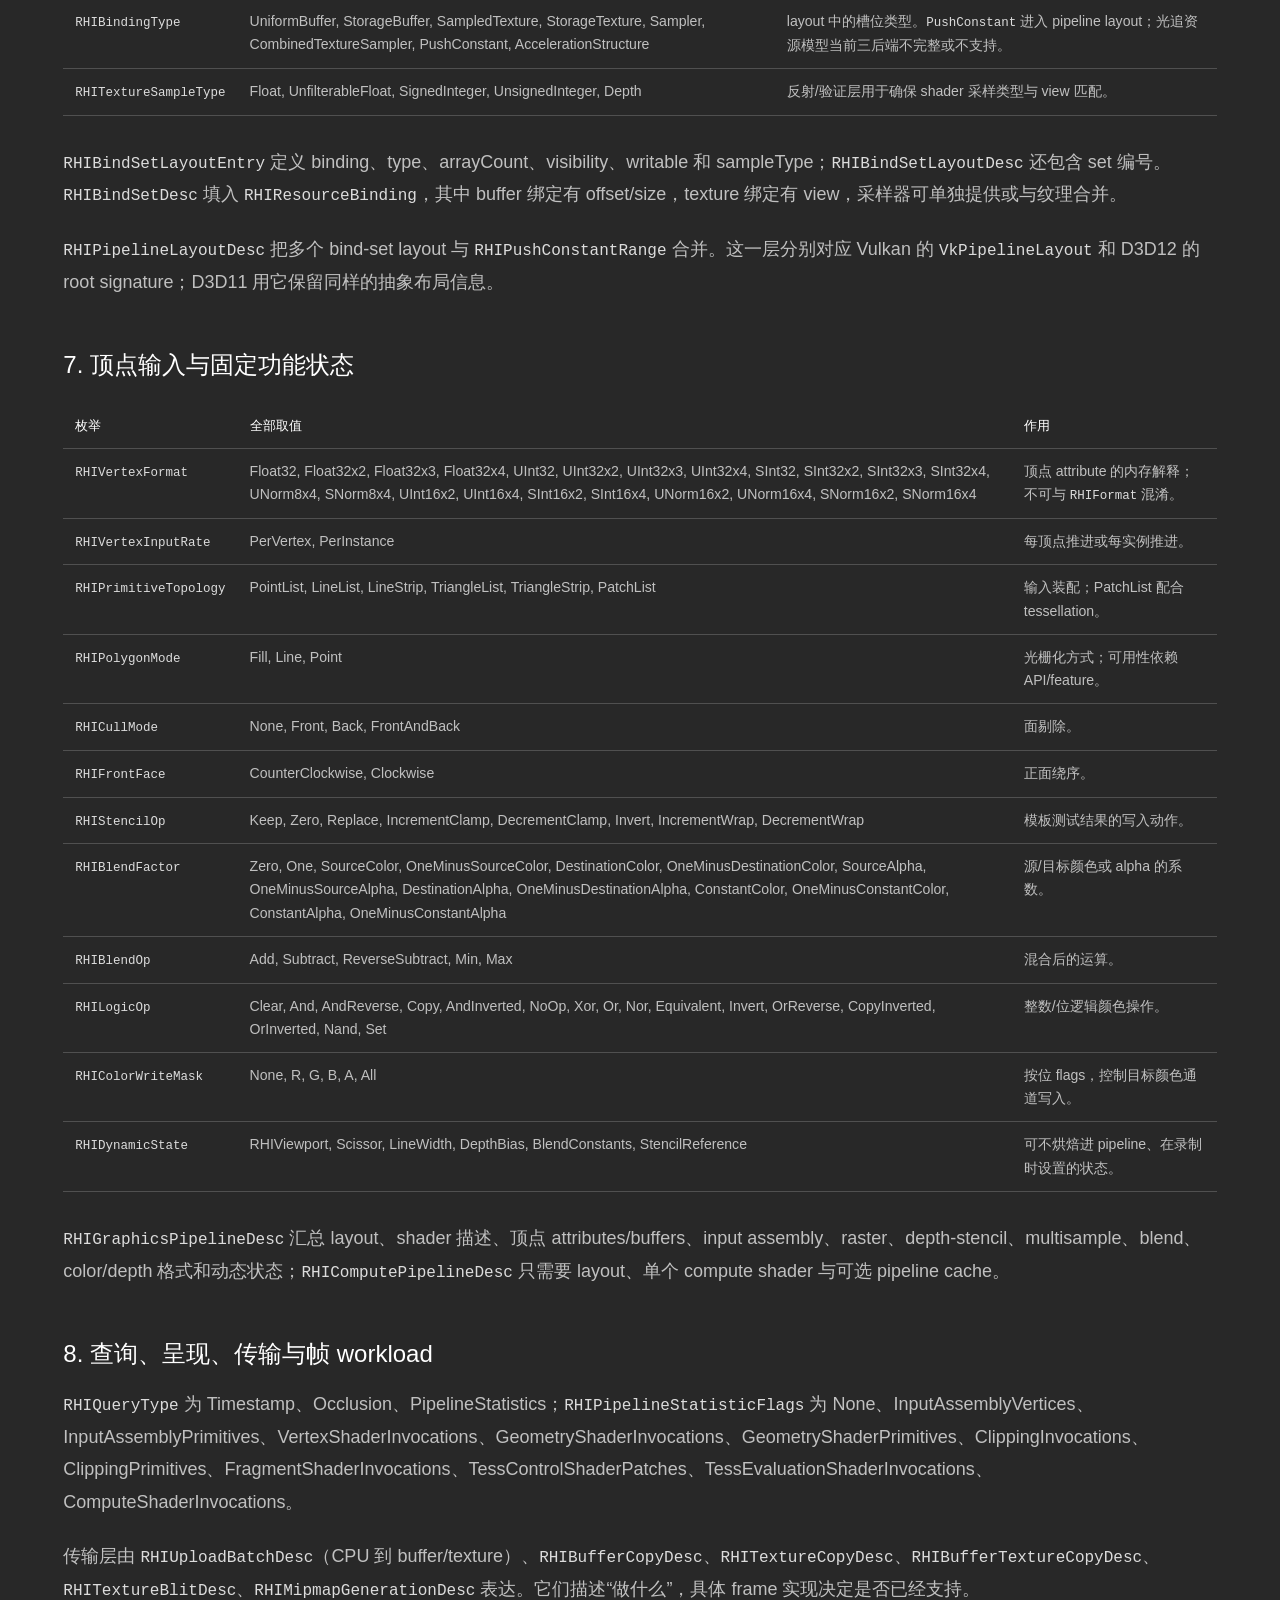
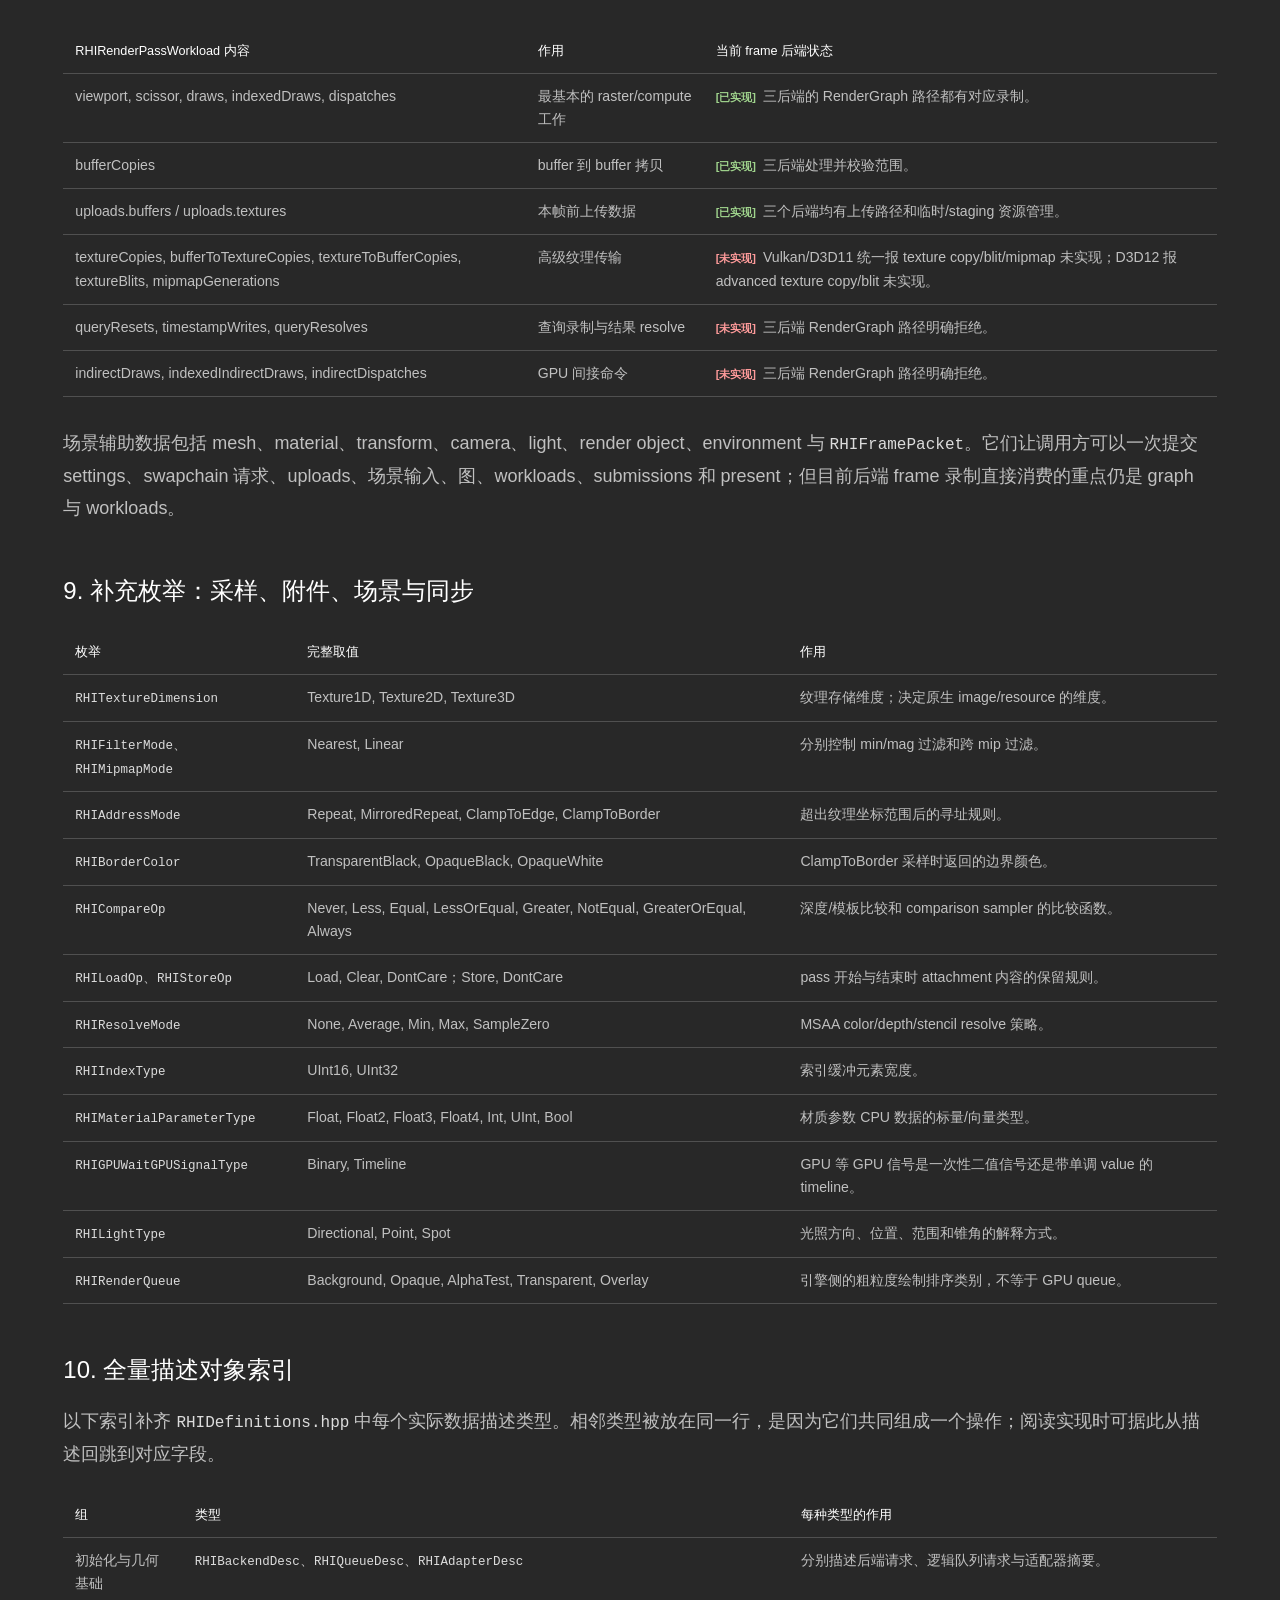
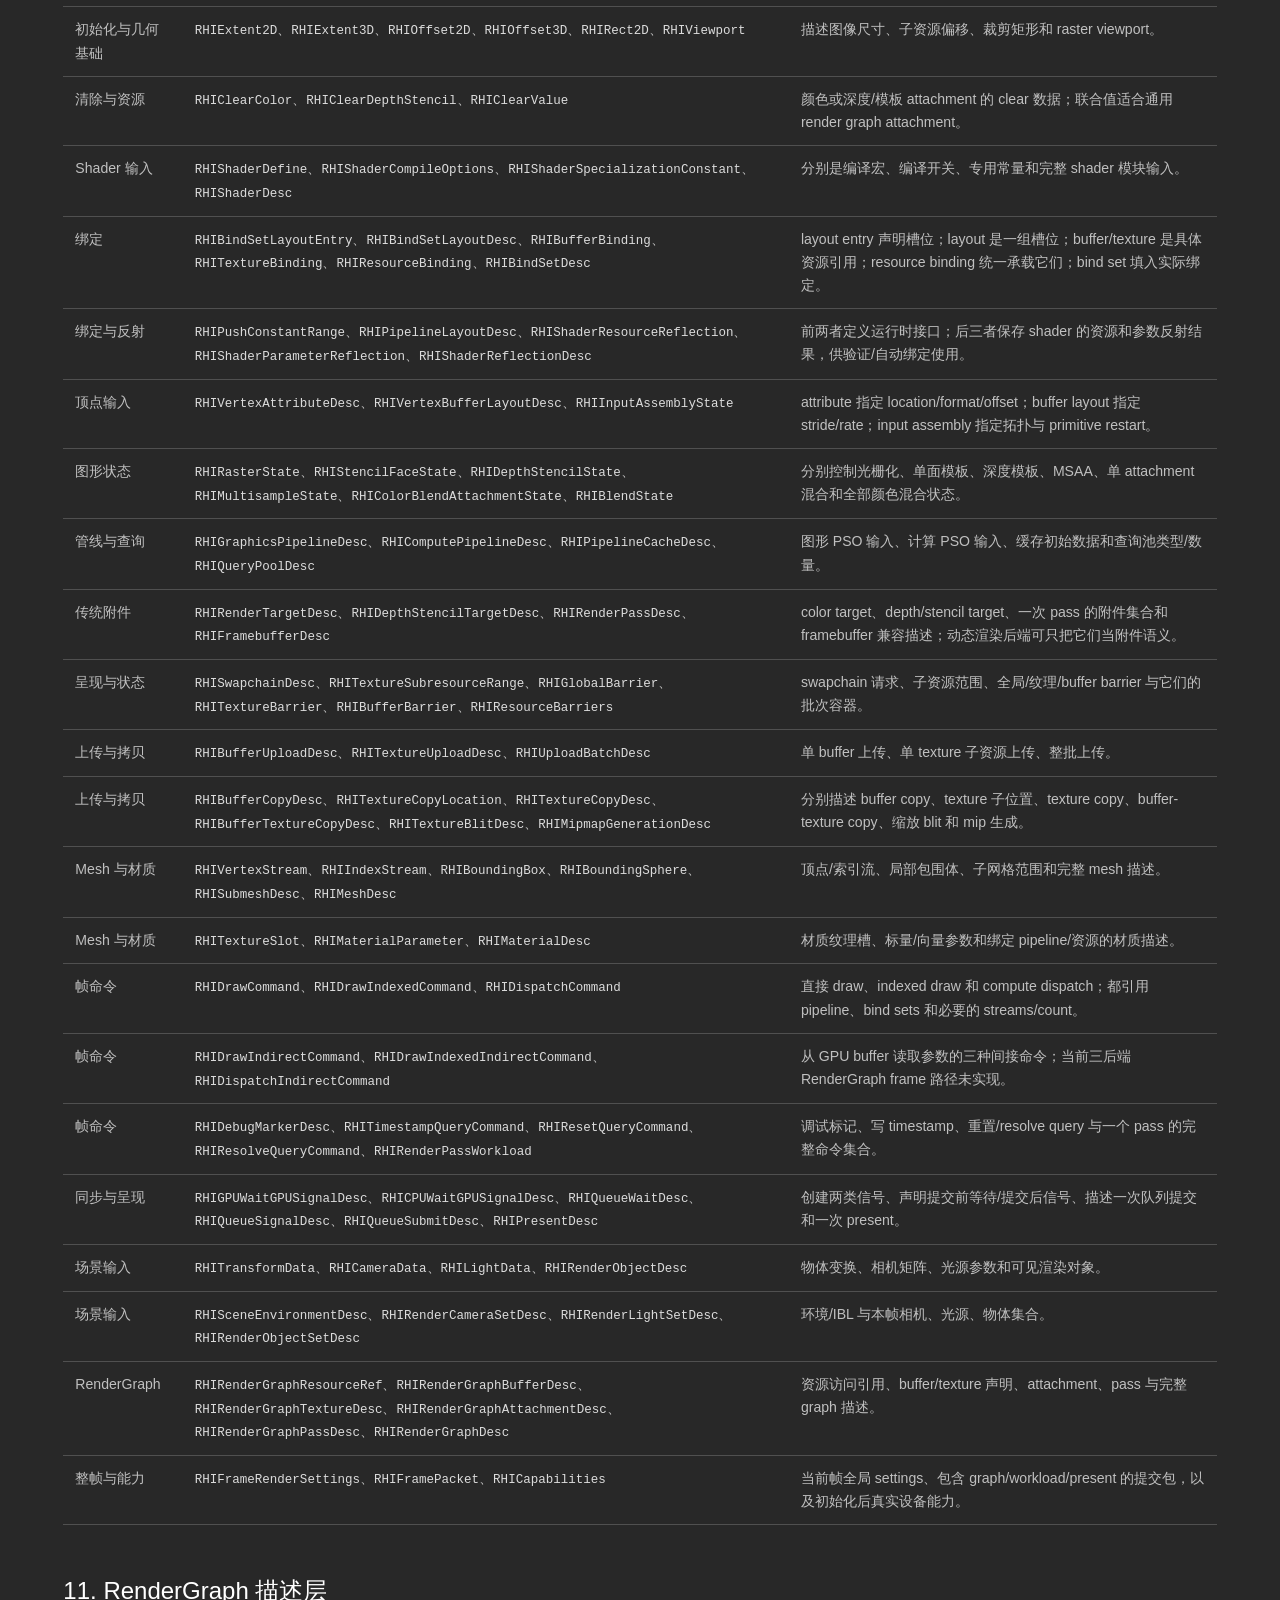
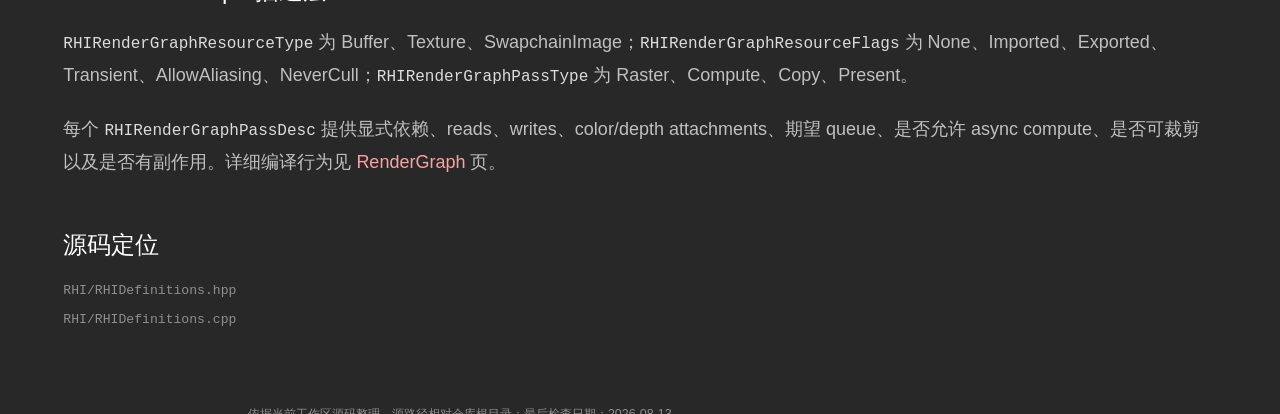
<file: RHI/Docs/rhi-definitions.html>
<!doctype html>
<html lang="zh-CN"><head><meta charset="utf-8"><meta name="viewport" content="width=device-width, initial-scale=1"><title>资源与枚举 | Excalibur RHI</title><link rel="stylesheet" href="rhi-learning.css"></head>
<body><header class="site-header"><div class="site-header-inner"><a class="brand" href="index.html">Excalibur RHI 学习笔记</a><p class="subtitle">从抽象契约到 Vulkan、D3D11、D3D12 的实际源码路径</p><nav aria-label="主导航"><a href="index.html">总览</a><a aria-current="page" href="rhi-definitions.html">资源与枚举</a><a href="device.html">Device</a><a href="render-graph.html">RenderGraph</a><a href="vulkan.html">Vulkan</a><a href="d3d11.html">D3D11</a><a href="d3d12.html">D3D12</a><a href="backend-comparison.html">后端对比</a><a href="official-references.html">官方资料</a></nav></div></header>
<main>
<p class="eyebrow">RHI/RHIDefinitions.hpp</p><h1>资源、枚举与描述符</h1><p class="lead"><code>RHIDefinitions.hpp</code> 是整个 RHI 的词典。上层只表达“我要什么资源、怎样访问、在哪个阶段使用”，后端再分别生成 Vk/D3D11/D3D12 对象和命令。</p>
<div class="callout"><p><span class="label ok">设计原则</span>把 API 特有的指针和枚举隔离在后端。比如 <code>RHIBufferDesc</code> 能变成 <code>VkBuffer</code>、<code>ID3D11Buffer</code> 或 <code>ID3D12Resource</code>，但上层不依赖其中任一个头文件。</p></div>

<h2>1. 逻辑句柄：所有资源的共同入口</h2>
<p><code>RHIHandle&lt;Tag&gt;</code> 保存一个 <code>u64 value</code>。值 <code>0</code> 无效，后端使用从 1 开始的索引访问自己 <code>Impl</code> 中的资源 vector。不同 Tag 让 C++ 在编译期阻止把纹理误传给 buffer 接口。</p>
<div class="table-wrap"><table class="compact"><thead><tr><th>句柄</th><th>代表的逻辑对象</th><th>典型原生映射</th></tr></thead><tbody>
<tr><td><code>RHIBuffer</code></td><td>顶点、索引、uniform、storage、staging 数据</td><td>VkBuffer / ID3D11Buffer / ID3D12Resource</td></tr>
<tr><td><code>RHITexture</code></td><td>纹理、RT、深度图、swapchain image 的存储</td><td>VkImage / ID3D11Texture* / ID3D12Resource</td></tr>
<tr><td><code>RHITextureView</code></td><td>对纹理指定 mip/layer/aspect/格式的访问方式</td><td>VkImageView / SRV-RTV-DSV-UAV</td></tr>
<tr><td><code>RHISampler</code></td><td>采样过滤、寻址、比较规则</td><td>VkSampler / ID3D11SamplerState / D3D12 sampler descriptor</td></tr>
<tr><td><code>RHIShader</code></td><td>着色器模块或已编译字节码</td><td>VkShaderModule / D3D11 shader COM object / bytecode</td></tr>
<tr><td><code>RHIBindSetLayout</code>、<code>RHIBindSet</code></td><td>资源槽位形状与实际资源填写</td><td>descriptor set layout/set；D3D descriptor table 语义</td></tr>
<tr><td><code>RHIPipelineLayout</code>、<code>RHIPipeline</code></td><td>绑定接口与 graphics/compute 状态组合</td><td>VkPipelineLayout/Pipeline；D3D12 RootSignature/PSO；D3D11 状态组合</td></tr>
<tr><td><code>RHISwapchain</code>、<code>RHIQueryPool</code>、信号句柄</td><td>呈现、查询、GPU-GPU / CPU-GPU 同步</td><td>各 API 对应的 swapchain、query、semaphore/fence 模型</td></tr>
</tbody></table></div>

<h2>2. 平台、队列与能力枚举</h2>
<div class="table-wrap"><table><thead><tr><th>枚举</th><th>全部取值</th><th>用途</th></tr></thead><tbody>
<tr><td><code>RHIGraphicsAPI</code></td><td>Unknown, Vulkan, D3D11, D3D12, Metal, OpenGL, WebGPU</td><td>后端选择；当前已有 Vulkan、D3D11、D3D12 源码。</td></tr>
<tr><td><code>RHIQueueType</code></td><td>Graphics, Compute, Transfer, Present</td><td>描述工作归属；后端可将多个逻辑队列映射到同一实际队列。</td></tr>
<tr><td><code>RHIPowerPreference</code></td><td>Default, LowPower, HighPerformance</td><td>适配器选择倾向。</td></tr>
<tr><td><code>RHIValidationMode</code></td><td>Disabled, Enabled, GpuAssisted</td><td>请求验证/调试层。实际支持取决于后端与安装环境。</td></tr>
<tr><td><code>RHIRenderFeature</code></td><td>None, Compute, GeometryShader, Tessellation, MeshShader, RayTracing, Bindless, SamplerAnisotropy, SamplerCompare, TimestampQuery, OcclusionQuery, PipelineStatisticsQuery, IndirectDraw, DrawIndirectCount, DynamicRendering, ConservativeRasterization, TextureCompressionBC, TextureCompressionETC2, TextureCompressionASTC, Multiview, DebugMarkers</td><td>按位 flags；<code>requiredFeatures</code> 必须满足，<code>optionalFeatures</code> 尽量启用，结果写入 <code>RHICapabilities</code>。</td></tr>
</tbody></table></div>
<p><code>RHIEnumBitOr</code>、<code>RHIHasAny</code>、<code>RHIHasAll</code> 只适用于显式标为 flags 的 enum。它们避免把普通枚举错误地当位集组合。</p>

<h2>3. 格式、采样与呈现</h2>
<h3>RHIFormat：全量格式表</h3>
<div class="table-wrap"><table class="compact"><thead><tr><th>类别</th><th>取值</th><th>学习要点</th></tr></thead><tbody>
<tr><td>未定义</td><td><code>Undefined</code></td><td>默认值或无格式；不能直接用于可创建的图像资源。</td></tr>
<tr><td>8-bit</td><td>R8_UNorm, R8_SNorm, R8_UInt, R8_SInt；RG8_UNorm, RG8_SNorm, RG8_UInt, RG8_SInt；RGBA8_UNorm, RGBA8_SNorm, RGBA8_UInt, RGBA8_SInt, RGBA8_SRGB；BGRA8_UNorm, BGRA8_SRGB</td><td>LDR 颜色、遮罩、法线编码、ID。sRGB 只用于颜色语义，不应用于普通线性数据。</td></tr>
<tr><td>16-bit</td><td>R16_UNorm, R16_SNorm, R16_UInt, R16_SInt, R16_Float；RG16_UNorm, RG16_SNorm, RG16_UInt, RG16_SInt, RG16_Float；RGBA16_UNorm, RGBA16_SNorm, RGBA16_UInt, RGBA16_SInt, RGBA16_Float</td><td>HDR 中间结果、半精度数据、较高精度 G-buffer。</td></tr>
<tr><td>32-bit</td><td>R32_UInt, R32_SInt, R32_Float；RG32_UInt, RG32_SInt, RG32_Float；RGB32_UInt, RGB32_SInt, RGB32_Float；RGBA32_UInt, RGBA32_SInt, RGBA32_Float</td><td>高精度属性、计算数据；占用和带宽较高。</td></tr>
<tr><td>打包</td><td>RGB10A2_UNorm, R11G11B10_Float</td><td>常用于 HDR 输出或节省带宽的 HDR 缓冲。</td></tr>
<tr><td>深度/模板</td><td>D16_UNorm, D24_UNorm, S8_UInt, D24_UNorm_S8_UInt, D32_Float, D32_Float_S8_UInt</td><td>只能以对应 aspect 创建视图；D3D 后端会用 typeless 资源格式支持 DSV/SRV 的不同解释。</td></tr>
<tr><td>BC</td><td>BC1RGBA_UNorm, BC1RGBA_SRGB, BC3RGBA_UNorm, BC3RGBA_SRGB, BC5RG_UNorm, BC5RG_SNorm, BC7RGBA_UNorm, BC7RGBA_SRGB</td><td>桌面纹理压缩；由 <code>TextureCompressionBC</code> 能力控制。</td></tr>
<tr><td>ETC2/ASTC</td><td>ETC2RGB8_UNorm, ETC2RGB8_SRGB, ETC2RGBA8_UNorm, ETC2RGBA8_SRGB；ASTC4x4_UNorm, ASTC4x4_SRGB, ASTC8x8_UNorm, ASTC8x8_SRGB</td><td>移动/跨平台压缩。当前 D3D11/D3D12 映射会返回不支持的 DXGI 格式。</td></tr>
</tbody></table></div>
<div class="table-wrap"><table class="compact"><thead><tr><th>枚举</th><th>取值</th><th>作用</th></tr></thead><tbody>
<tr><td><code>RHISampleCount</code></td><td>Count1, Count2, Count4, Count8, Count16, Count32, Count64</td><td>MSAA 样本数；实际可用上限读 <code>RHICapabilities::maxSampleCount</code>。</td></tr>
<tr><td><code>RHIPresentMode</code></td><td>Immediate, Mailbox, FIFO, FIFORelaxed</td><td>期望呈现节奏。Vulkan 根据 surface 支持选择；D3D11/D3D12 以 DXGI Present 的 sync interval/tearing 落地。</td></tr>
<tr><td><code>RHIColorSpace</code></td><td>SRGBNonlinear, DisplayP3Nonlinear, ExtendedSRGBLinear, HDR10ST2084, HDR10HLG</td><td>swapchain 输出色彩空间请求。</td></tr>
<tr><td><code>RHISurfaceTransform</code></td><td>Identity, Rotate90, Rotate180, Rotate270, HorizontalMirror, HorizontalMirrorRotate90, HorizontalMirrorRotate180, HorizontalMirrorRotate270, Inherit</td><td>移动或可旋转表面的输出变换。</td></tr>
<tr><td><code>RHICompositeAlphaMode</code></td><td>Opaque, PreMultiplied, PostMultiplied, Inherit</td><td>与系统 compositor 的 alpha 合成约定。</td></tr>
</tbody></table></div>

<h2>4. 状态、阶段、访问与 barrier</h2>
<p>这四类枚举描述“资源何时、被谁、以什么权限使用”。它们既可由手工 barrier 使用，也会成为 RenderGraph 编译 transition 的输入。</p>
<div class="table-wrap"><table><thead><tr><th>枚举</th><th>全部取值</th><th>含义</th></tr></thead><tbody>
<tr><td><code>RHIResourceState</code></td><td>Undefined, Common, CopySource, CopyDestination, VertexBuffer, IndexBuffer, ConstantBuffer, ShaderRead, ShaderWrite, RenderTarget, DepthRead, DepthWrite, ResolveSource, ResolveDestination, Present, IndirectArgument, AccelerationStructureRead, AccelerationStructureWrite, ShadingRateTexture</td><td>资源布局/用途的统一语义。Vulkan 转为 layout+access，D3D12 转为 resource states；D3D11 无原生 layout 但仍追踪逻辑状态。</td></tr>
<tr><td><code>RHIPipelineStage</code></td><td>None, TopOfPipe, DrawIndirect, VertexInput, VertexShader, TessControlShader, TessEvaluationShader, GeometryShader, FragmentShader, EarlyFragmentTests, LateFragmentTests, ColorAttachmentOutput, ComputeShader, Transfer, BottomOfPipe, Host, RayTracingShader, AccelerationStructureBuild, TaskShader, MeshShader, AllGraphics, AllCommands</td><td>同步范围，决定依赖发生在管线的哪个位置。</td></tr>
<tr><td><code>RHIAccessFlags</code></td><td>None, IndirectCommandRead, IndexRead, VertexAttributeRead, UniformRead, InputAttachmentRead, ShaderRead, ShaderWrite, ColorAttachmentRead, ColorAttachmentWrite, DepthStencilRead, DepthStencilWrite, TransferRead, TransferWrite, HostRead, HostWrite, MemoryRead, MemoryWrite, AccelerationStructureRead, AccelerationStructureWrite</td><td>读/写权限。<code>None</code> 可由 state 推导；写后读、写后写通常需要依赖。</td></tr>
<tr><td><code>RHITextureAspect</code></td><td>None, Color, Depth, Stencil, Plane0, Plane1, Plane2, All</td><td>图像子平面。深度模板纹理必须准确选择 Depth/StenciI；<code>All</code> 由格式推导。</td></tr>
</tbody></table></div>
<pre><code>// 一次纹理状态意图：复制完成后在 fragment shader 中采样
RHITextureBarrier b{};
b.texture = texture;
b.before = RHIResourceState::CopyDestination;
b.after = RHIResourceState::ShaderRead;
b.sourceStages = RHIPipelineStage::Transfer;
b.destinationStages = RHIPipelineStage::FragmentShader;
b.sourceAccess = RHIAccessFlags::TransferWrite;
b.destinationAccess = RHIAccessFlags::ShaderRead;</code></pre>
<div class="callout warning"><p><span class="label limit">帧路径限制</span>三个后端的 RenderGraph frame 路径当前都会拒绝 <code>RHIRenderPassWorkload</code> 中的显式 <code>barriers</code>，要求调用方用 graph 的 <code>reads/writes</code> 声明依赖。这样做是为了防止手工 barrier 与已编译计划冲突。</p></div>

<h2>5. Buffer、Texture、View、Sampler</h2>
<div class="table-wrap"><table><thead><tr><th>描述</th><th>关键字段</th><th>关键枚举</th><th>用途</th></tr></thead><tbody>
<tr><td><code>RHIBufferDesc</code></td><td>size, usage, flags, memoryUsage, lifetime, persistentlyMapped, debugName</td><td><code>RHIBufferUsage</code> = None, TransferSource, TransferDestination, Vertex, Index, Uniform, Storage, Indirect, ShaderDeviceAddress；<br><code>RHIBufferCreateFlags</code> = None, DedicatedMemory, SparseBinding, RingBuffer, Transient</td><td>线性字节存储。Uniform 和 Storage 是不同访问规则，Indirect 表示 GPU 读取 draw/dispatch 参数。</td></tr>
<tr><td><code>RHITextureDesc</code></td><td>dimension, extent, mipLevels, arrayLayers, format, samples, usage, flags, memoryUsage, lifetime, initialState</td><td><code>RHITextureUsage</code> = None, TransferSource, TransferDestination, Sampled, Storage, ColorAttachment, DepthStencilAttachment, Present, Transient；<br><code>RHITextureCreateFlags</code> = None, CubeCompatible, MutableFormat, DedicatedMemory, SparseBinding, GenerateMips, RenderGraphTransient</td><td>二维/三维/数组/cube 图像。usage 必须覆盖后续访问，否则原生 API 不能合法创建相应 view。</td></tr>
<tr><td><code>RHITextureViewDesc</code></td><td>texture, dimension, format, aspect, baseMipLevel, mipLevelCount, baseArrayLayer, arrayLayerCount</td><td><code>RHITextureViewDimension</code> = View1D, View1DArray, View2D, View2DArray, View3D, Cube, CubeArray</td><td>把一个纹理的局部作为 sampled、storage 或 attachment 入口。</td></tr>
<tr><td><code>RHISamplerDesc</code></td><td>minFilter, magFilter, mipmapMode, addressU/V/W, anisotropy, compare, LOD, borderColor</td><td>Filter = Nearest/Linear；Mipmap = Nearest/Linear；Address = Repeat/MirroredRepeat/ClampToEdge/ClampToBorder；Border = TransparentBlack/OpaqueBlack/OpaqueWhite；Compare = Never/Less/Equal/LessOrEqual/Greater/NotEqual/GreaterOrEqual/Always</td><td>采样规则与纹理存储解耦，可复用。</td></tr>
</tbody></table></div>
<p><code>RHIMemoryUsage</code> 取值为 <code>GpuOnly</code>、<code>CpuToGpu</code>、<code>GpuToCpu</code>、<code>CpuOnly</code>；<code>RHIResourceLifetime</code> 为 <code>Persistent</code>、<code>PerFrame</code>、<code>Transient</code>。前者约束 CPU/GPU 可见性，后者表达资源预期寿命，后端可据此选择 heap、分配器或池化策略。</p>

<h2>6. Shader 与资源绑定</h2>
<div class="table-wrap"><table><thead><tr><th>对象</th><th>重要取值/字段</th><th>作用</th></tr></thead><tbody>
<tr><td><code>RHIShaderStage</code></td><td>None, Vertex, TessControl, TessEvaluation, Geometry, Fragment, Compute, Task, Mesh, AllGraphics, All</td><td>按位可见性。创建单个 shader 时必须是单一 stage；Vulkan 的 <code>toVkSingleShaderStage</code> 会检查这一点。</td></tr>
<tr><td><code>RHIShaderLanguage</code></td><td>Unknown, GLSL, HLSL, Slang, MSL, SPIRV, DXIL</td><td>源码/字节码来源标签。当前 Vulkan 只收 SPIR-V；两个 D3D 后端会用 D3DCompile 处理 HLSL 源码或文件。</td></tr>
<tr><td><code>RHIShaderDesc</code></td><td>stage, language, bytecode, source, filePath, entryPoint, compileOptions, specializationConstants</td><td>模块输入。编译选项含宏定义、target profile、调试与优化开关。</td></tr>
<tr><td><code>RHIBindingType</code></td><td>UniformBuffer, StorageBuffer, SampledTexture, StorageTexture, Sampler, CombinedTextureSampler, PushConstant, AccelerationStructure</td><td>layout 中的槽位类型。<code>PushConstant</code> 进入 pipeline layout；光追资源模型当前三后端不完整或不支持。</td></tr>
<tr><td><code>RHITextureSampleType</code></td><td>Float, UnfilterableFloat, SignedInteger, UnsignedInteger, Depth</td><td>反射/验证层用于确保 shader 采样类型与 view 匹配。</td></tr>
</tbody></table></div>
<p><code>RHIBindSetLayoutEntry</code> 定义 binding、type、arrayCount、visibility、writable 和 sampleType；<code>RHIBindSetLayoutDesc</code> 还包含 set 编号。<code>RHIBindSetDesc</code> 填入 <code>RHIResourceBinding</code>，其中 buffer 绑定有 offset/size，texture 绑定有 view，采样器可单独提供或与纹理合并。</p>
<p><code>RHIPipelineLayoutDesc</code> 把多个 bind-set layout 与 <code>RHIPushConstantRange</code> 合并。这一层分别对应 Vulkan 的 <code>VkPipelineLayout</code> 和 D3D12 的 root signature；D3D11 用它保留同样的抽象布局信息。</p>

<h2>7. 顶点输入与固定功能状态</h2>
<div class="table-wrap"><table><thead><tr><th>枚举</th><th>全部取值</th><th>作用</th></tr></thead><tbody>
<tr><td><code>RHIVertexFormat</code></td><td>Float32, Float32x2, Float32x3, Float32x4, UInt32, UInt32x2, UInt32x3, UInt32x4, SInt32, SInt32x2, SInt32x3, SInt32x4, UNorm8x4, SNorm8x4, UInt16x2, UInt16x4, SInt16x2, SInt16x4, UNorm16x2, UNorm16x4, SNorm16x2, SNorm16x4</td><td>顶点 attribute 的内存解释；不可与 <code>RHIFormat</code> 混淆。</td></tr>
<tr><td><code>RHIVertexInputRate</code></td><td>PerVertex, PerInstance</td><td>每顶点推进或每实例推进。</td></tr>
<tr><td><code>RHIPrimitiveTopology</code></td><td>PointList, LineList, LineStrip, TriangleList, TriangleStrip, PatchList</td><td>输入装配；PatchList 配合 tessellation。</td></tr>
<tr><td><code>RHIPolygonMode</code></td><td>Fill, Line, Point</td><td>光栅化方式；可用性依赖 API/feature。</td></tr>
<tr><td><code>RHICullMode</code></td><td>None, Front, Back, FrontAndBack</td><td>面剔除。</td></tr>
<tr><td><code>RHIFrontFace</code></td><td>CounterClockwise, Clockwise</td><td>正面绕序。</td></tr>
<tr><td><code>RHIStencilOp</code></td><td>Keep, Zero, Replace, IncrementClamp, DecrementClamp, Invert, IncrementWrap, DecrementWrap</td><td>模板测试结果的写入动作。</td></tr>
<tr><td><code>RHIBlendFactor</code></td><td>Zero, One, SourceColor, OneMinusSourceColor, DestinationColor, OneMinusDestinationColor, SourceAlpha, OneMinusSourceAlpha, DestinationAlpha, OneMinusDestinationAlpha, ConstantColor, OneMinusConstantColor, ConstantAlpha, OneMinusConstantAlpha</td><td>源/目标颜色或 alpha 的系数。</td></tr>
<tr><td><code>RHIBlendOp</code></td><td>Add, Subtract, ReverseSubtract, Min, Max</td><td>混合后的运算。</td></tr>
<tr><td><code>RHILogicOp</code></td><td>Clear, And, AndReverse, Copy, AndInverted, NoOp, Xor, Or, Nor, Equivalent, Invert, OrReverse, CopyInverted, OrInverted, Nand, Set</td><td>整数/位逻辑颜色操作。</td></tr>
<tr><td><code>RHIColorWriteMask</code></td><td>None, R, G, B, A, All</td><td>按位 flags，控制目标颜色通道写入。</td></tr>
<tr><td><code>RHIDynamicState</code></td><td>RHIViewport, Scissor, LineWidth, DepthBias, BlendConstants, StencilReference</td><td>可不烘焙进 pipeline、在录制时设置的状态。</td></tr>
</tbody></table></div>
<p><code>RHIGraphicsPipelineDesc</code> 汇总 layout、shader 描述、顶点 attributes/buffers、input assembly、raster、depth-stencil、multisample、blend、color/depth 格式和动态状态；<code>RHIComputePipelineDesc</code> 只需要 layout、单个 compute shader 与可选 pipeline cache。</p>

<h2>8. 查询、呈现、传输与帧 workload</h2>
<p><code>RHIQueryType</code> 为 Timestamp、Occlusion、PipelineStatistics；<code>RHIPipelineStatisticFlags</code> 为 None、InputAssemblyVertices、InputAssemblyPrimitives、VertexShaderInvocations、GeometryShaderInvocations、GeometryShaderPrimitives、ClippingInvocations、ClippingPrimitives、FragmentShaderInvocations、TessControlShaderPatches、TessEvaluationShaderInvocations、ComputeShaderInvocations。</p>
<p>传输层由 <code>RHIUploadBatchDesc</code>（CPU 到 buffer/texture）、<code>RHIBufferCopyDesc</code>、<code>RHITextureCopyDesc</code>、<code>RHIBufferTextureCopyDesc</code>、<code>RHITextureBlitDesc</code>、<code>RHIMipmapGenerationDesc</code> 表达。它们描述“做什么”，具体 frame 实现决定是否已经支持。</p>
<div class="table-wrap"><table><thead><tr><th>RHIRenderPassWorkload 内容</th><th>作用</th><th>当前 frame 后端状态</th></tr></thead><tbody>
<tr><td>viewport, scissor, draws, indexedDraws, dispatches</td><td>最基本的 raster/compute 工作</td><td><span class="label ok">已实现</span>三后端的 RenderGraph 路径都有对应录制。</td></tr>
<tr><td>bufferCopies</td><td>buffer 到 buffer 拷贝</td><td><span class="label ok">已实现</span>三后端处理并校验范围。</td></tr>
<tr><td>uploads.buffers / uploads.textures</td><td>本帧前上传数据</td><td><span class="label ok">已实现</span>三个后端均有上传路径和临时/staging 资源管理。</td></tr>
<tr><td>textureCopies, bufferToTextureCopies, textureToBufferCopies, textureBlits, mipmapGenerations</td><td>高级纹理传输</td><td><span class="label missing">未实现</span>Vulkan/D3D11 统一报 texture copy/blit/mipmap 未实现；D3D12 报 advanced texture copy/blit 未实现。</td></tr>
<tr><td>queryResets, timestampWrites, queryResolves</td><td>查询录制与结果 resolve</td><td><span class="label missing">未实现</span>三后端 RenderGraph 路径明确拒绝。</td></tr>
<tr><td>indirectDraws, indexedIndirectDraws, indirectDispatches</td><td>GPU 间接命令</td><td><span class="label missing">未实现</span>三后端 RenderGraph 路径明确拒绝。</td></tr>
</tbody></table></div>
<p>场景辅助数据包括 mesh、material、transform、camera、light、render object、environment 与 <code>RHIFramePacket</code>。它们让调用方可以一次提交 settings、swapchain 请求、uploads、场景输入、图、workloads、submissions 和 present；但目前后端 frame 录制直接消费的重点仍是 graph 与 workloads。</p>

<h2>9. 补充枚举：采样、附件、场景与同步</h2>
<div class="table-wrap"><table><thead><tr><th>枚举</th><th>完整取值</th><th>作用</th></tr></thead><tbody>
<tr><td><code>RHITextureDimension</code></td><td>Texture1D, Texture2D, Texture3D</td><td>纹理存储维度；决定原生 image/resource 的维度。</td></tr>
<tr><td><code>RHIFilterMode</code>、<code>RHIMipmapMode</code></td><td>Nearest, Linear</td><td>分别控制 min/mag 过滤和跨 mip 过滤。</td></tr>
<tr><td><code>RHIAddressMode</code></td><td>Repeat, MirroredRepeat, ClampToEdge, ClampToBorder</td><td>超出纹理坐标范围后的寻址规则。</td></tr>
<tr><td><code>RHIBorderColor</code></td><td>TransparentBlack, OpaqueBlack, OpaqueWhite</td><td>ClampToBorder 采样时返回的边界颜色。</td></tr>
<tr><td><code>RHICompareOp</code></td><td>Never, Less, Equal, LessOrEqual, Greater, NotEqual, GreaterOrEqual, Always</td><td>深度/模板比较和 comparison sampler 的比较函数。</td></tr>
<tr><td><code>RHILoadOp</code>、<code>RHIStoreOp</code></td><td>Load, Clear, DontCare；Store, DontCare</td><td>pass 开始与结束时 attachment 内容的保留规则。</td></tr>
<tr><td><code>RHIResolveMode</code></td><td>None, Average, Min, Max, SampleZero</td><td>MSAA color/depth/stencil resolve 策略。</td></tr>
<tr><td><code>RHIIndexType</code></td><td>UInt16, UInt32</td><td>索引缓冲元素宽度。</td></tr>
<tr><td><code>RHIMaterialParameterType</code></td><td>Float, Float2, Float3, Float4, Int, UInt, Bool</td><td>材质参数 CPU 数据的标量/向量类型。</td></tr>
<tr><td><code>RHIGPUWaitGPUSignalType</code></td><td>Binary, Timeline</td><td>GPU 等 GPU 信号是一次性二值信号还是带单调 value 的 timeline。</td></tr>
<tr><td><code>RHILightType</code></td><td>Directional, Point, Spot</td><td>光照方向、位置、范围和锥角的解释方式。</td></tr>
<tr><td><code>RHIRenderQueue</code></td><td>Background, Opaque, AlphaTest, Transparent, Overlay</td><td>引擎侧的粗粒度绘制排序类别，不等于 GPU queue。</td></tr>
</tbody></table></div>

<h2>10. 全量描述对象索引</h2>
<p>以下索引补齐 <code>RHIDefinitions.hpp</code> 中每个实际数据描述类型。相邻类型被放在同一行，是因为它们共同组成一个操作；阅读实现时可据此从描述回跳到对应字段。</p>
<div class="table-wrap"><table><thead><tr><th>组</th><th>类型</th><th>每种类型的作用</th></tr></thead><tbody>
<tr><td>初始化与几何基础</td><td><code>RHIBackendDesc</code>、<code>RHIQueueDesc</code>、<code>RHIAdapterDesc</code></td><td>分别描述后端请求、逻辑队列请求与适配器摘要。</td></tr>
<tr><td>初始化与几何基础</td><td><code>RHIExtent2D</code>、<code>RHIExtent3D</code>、<code>RHIOffset2D</code>、<code>RHIOffset3D</code>、<code>RHIRect2D</code>、<code>RHIViewport</code></td><td>描述图像尺寸、子资源偏移、裁剪矩形和 raster viewport。</td></tr>
<tr><td>清除与资源</td><td><code>RHIClearColor</code>、<code>RHIClearDepthStencil</code>、<code>RHIClearValue</code></td><td>颜色或深度/模板 attachment 的 clear 数据；联合值适合通用 render graph attachment。</td></tr>
<tr><td>Shader 输入</td><td><code>RHIShaderDefine</code>、<code>RHIShaderCompileOptions</code>、<code>RHIShaderSpecializationConstant</code>、<code>RHIShaderDesc</code></td><td>分别是编译宏、编译开关、专用常量和完整 shader 模块输入。</td></tr>
<tr><td>绑定</td><td><code>RHIBindSetLayoutEntry</code>、<code>RHIBindSetLayoutDesc</code>、<code>RHIBufferBinding</code>、<code>RHITextureBinding</code>、<code>RHIResourceBinding</code>、<code>RHIBindSetDesc</code></td><td>layout entry 声明槽位；layout 是一组槽位；buffer/texture 是具体资源引用；resource binding 统一承载它们；bind set 填入实际绑定。</td></tr>
<tr><td>绑定与反射</td><td><code>RHIPushConstantRange</code>、<code>RHIPipelineLayoutDesc</code>、<code>RHIShaderResourceReflection</code>、<code>RHIShaderParameterReflection</code>、<code>RHIShaderReflectionDesc</code></td><td>前两者定义运行时接口；后三者保存 shader 的资源和参数反射结果，供验证/自动绑定使用。</td></tr>
<tr><td>顶点输入</td><td><code>RHIVertexAttributeDesc</code>、<code>RHIVertexBufferLayoutDesc</code>、<code>RHIInputAssemblyState</code></td><td>attribute 指定 location/format/offset；buffer layout 指定 stride/rate；input assembly 指定拓扑与 primitive restart。</td></tr>
<tr><td>图形状态</td><td><code>RHIRasterState</code>、<code>RHIStencilFaceState</code>、<code>RHIDepthStencilState</code>、<code>RHIMultisampleState</code>、<code>RHIColorBlendAttachmentState</code>、<code>RHIBlendState</code></td><td>分别控制光栅化、单面模板、深度模板、MSAA、单 attachment 混合和全部颜色混合状态。</td></tr>
<tr><td>管线与查询</td><td><code>RHIGraphicsPipelineDesc</code>、<code>RHIComputePipelineDesc</code>、<code>RHIPipelineCacheDesc</code>、<code>RHIQueryPoolDesc</code></td><td>图形 PSO 输入、计算 PSO 输入、缓存初始数据和查询池类型/数量。</td></tr>
<tr><td>传统附件</td><td><code>RHIRenderTargetDesc</code>、<code>RHIDepthStencilTargetDesc</code>、<code>RHIRenderPassDesc</code>、<code>RHIFramebufferDesc</code></td><td>color target、depth/stencil target、一次 pass 的附件集合和 framebuffer 兼容描述；动态渲染后端可只把它们当附件语义。</td></tr>
<tr><td>呈现与状态</td><td><code>RHISwapchainDesc</code>、<code>RHITextureSubresourceRange</code>、<code>RHIGlobalBarrier</code>、<code>RHITextureBarrier</code>、<code>RHIBufferBarrier</code>、<code>RHIResourceBarriers</code></td><td>swapchain 请求、子资源范围、全局/纹理/buffer barrier 与它们的批次容器。</td></tr>
<tr><td>上传与拷贝</td><td><code>RHIBufferUploadDesc</code>、<code>RHITextureUploadDesc</code>、<code>RHIUploadBatchDesc</code></td><td>单 buffer 上传、单 texture 子资源上传、整批上传。</td></tr>
<tr><td>上传与拷贝</td><td><code>RHIBufferCopyDesc</code>、<code>RHITextureCopyLocation</code>、<code>RHITextureCopyDesc</code>、<code>RHIBufferTextureCopyDesc</code>、<code>RHITextureBlitDesc</code>、<code>RHIMipmapGenerationDesc</code></td><td>分别描述 buffer copy、texture 子位置、texture copy、buffer-texture copy、缩放 blit 和 mip 生成。</td></tr>
<tr><td>Mesh 与材质</td><td><code>RHIVertexStream</code>、<code>RHIIndexStream</code>、<code>RHIBoundingBox</code>、<code>RHIBoundingSphere</code>、<code>RHISubmeshDesc</code>、<code>RHIMeshDesc</code></td><td>顶点/索引流、局部包围体、子网格范围和完整 mesh 描述。</td></tr>
<tr><td>Mesh 与材质</td><td><code>RHITextureSlot</code>、<code>RHIMaterialParameter</code>、<code>RHIMaterialDesc</code></td><td>材质纹理槽、标量/向量参数和绑定 pipeline/资源的材质描述。</td></tr>
<tr><td>帧命令</td><td><code>RHIDrawCommand</code>、<code>RHIDrawIndexedCommand</code>、<code>RHIDispatchCommand</code></td><td>直接 draw、indexed draw 和 compute dispatch；都引用 pipeline、bind sets 和必要的 streams/count。</td></tr>
<tr><td>帧命令</td><td><code>RHIDrawIndirectCommand</code>、<code>RHIDrawIndexedIndirectCommand</code>、<code>RHIDispatchIndirectCommand</code></td><td>从 GPU buffer 读取参数的三种间接命令；当前三后端 RenderGraph frame 路径未实现。</td></tr>
<tr><td>帧命令</td><td><code>RHIDebugMarkerDesc</code>、<code>RHITimestampQueryCommand</code>、<code>RHIResetQueryCommand</code>、<code>RHIResolveQueryCommand</code>、<code>RHIRenderPassWorkload</code></td><td>调试标记、写 timestamp、重置/resolve query 与一个 pass 的完整命令集合。</td></tr>
<tr><td>同步与呈现</td><td><code>RHIGPUWaitGPUSignalDesc</code>、<code>RHICPUWaitGPUSignalDesc</code>、<code>RHIQueueWaitDesc</code>、<code>RHIQueueSignalDesc</code>、<code>RHIQueueSubmitDesc</code>、<code>RHIPresentDesc</code></td><td>创建两类信号、声明提交前等待/提交后信号、描述一次队列提交和一次 present。</td></tr>
<tr><td>场景输入</td><td><code>RHITransformData</code>、<code>RHICameraData</code>、<code>RHILightData</code>、<code>RHIRenderObjectDesc</code></td><td>物体变换、相机矩阵、光源参数和可见渲染对象。</td></tr>
<tr><td>场景输入</td><td><code>RHISceneEnvironmentDesc</code>、<code>RHIRenderCameraSetDesc</code>、<code>RHIRenderLightSetDesc</code>、<code>RHIRenderObjectSetDesc</code></td><td>环境/IBL 与本帧相机、光源、物体集合。</td></tr>
<tr><td>RenderGraph</td><td><code>RHIRenderGraphResourceRef</code>、<code>RHIRenderGraphBufferDesc</code>、<code>RHIRenderGraphTextureDesc</code>、<code>RHIRenderGraphAttachmentDesc</code>、<code>RHIRenderGraphPassDesc</code>、<code>RHIRenderGraphDesc</code></td><td>资源访问引用、buffer/texture 声明、attachment、pass 与完整 graph 描述。</td></tr>
<tr><td>整帧与能力</td><td><code>RHIFrameRenderSettings</code>、<code>RHIFramePacket</code>、<code>RHICapabilities</code></td><td>当前帧全局 settings、包含 graph/workload/present 的提交包，以及初始化后真实设备能力。</td></tr>
</tbody></table></div>

<h2>11. RenderGraph 描述层</h2>
<p><code>RHIRenderGraphResourceType</code> 为 Buffer、Texture、SwapchainImage；<code>RHIRenderGraphResourceFlags</code> 为 None、Imported、Exported、Transient、AllowAliasing、NeverCull；<code>RHIRenderGraphPassType</code> 为 Raster、Compute、Copy、Present。</p>
<p>每个 <code>RHIRenderGraphPassDesc</code> 提供显式依赖、reads、writes、color/depth attachments、期望 queue、是否允许 async compute、是否可裁剪以及是否有副作用。详细编译行为见 <a href="render-graph.html">RenderGraph</a> 页。</p>

<h2>源码定位</h2><div class="source-list"><div>RHI/RHIDefinitions.hpp</div><div>RHI/RHIDefinitions.cpp</div></div>
</main><footer class="footer"><div class="footer-inner">依据当前工作区源码整理。源路径相对仓库根目录；最后检查日期：2026-08-13。</div></footer></body></html>
</file>
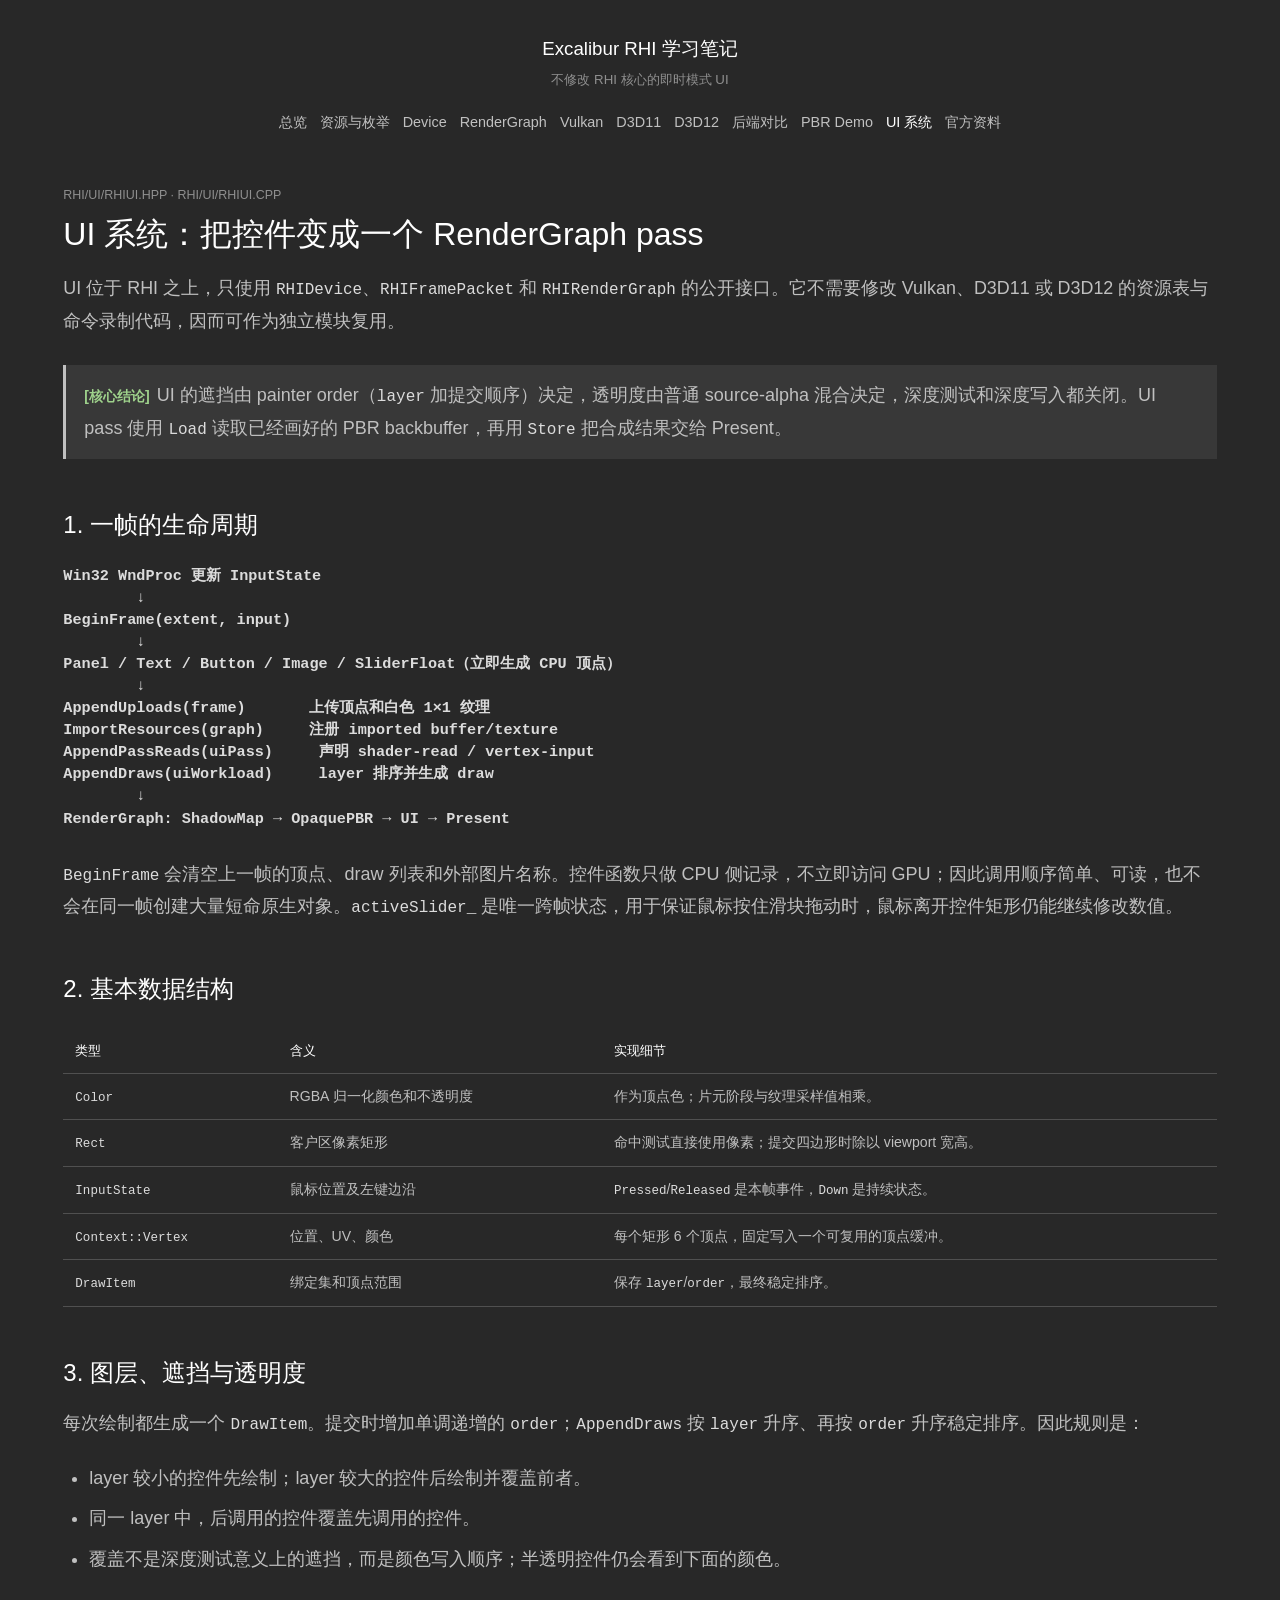
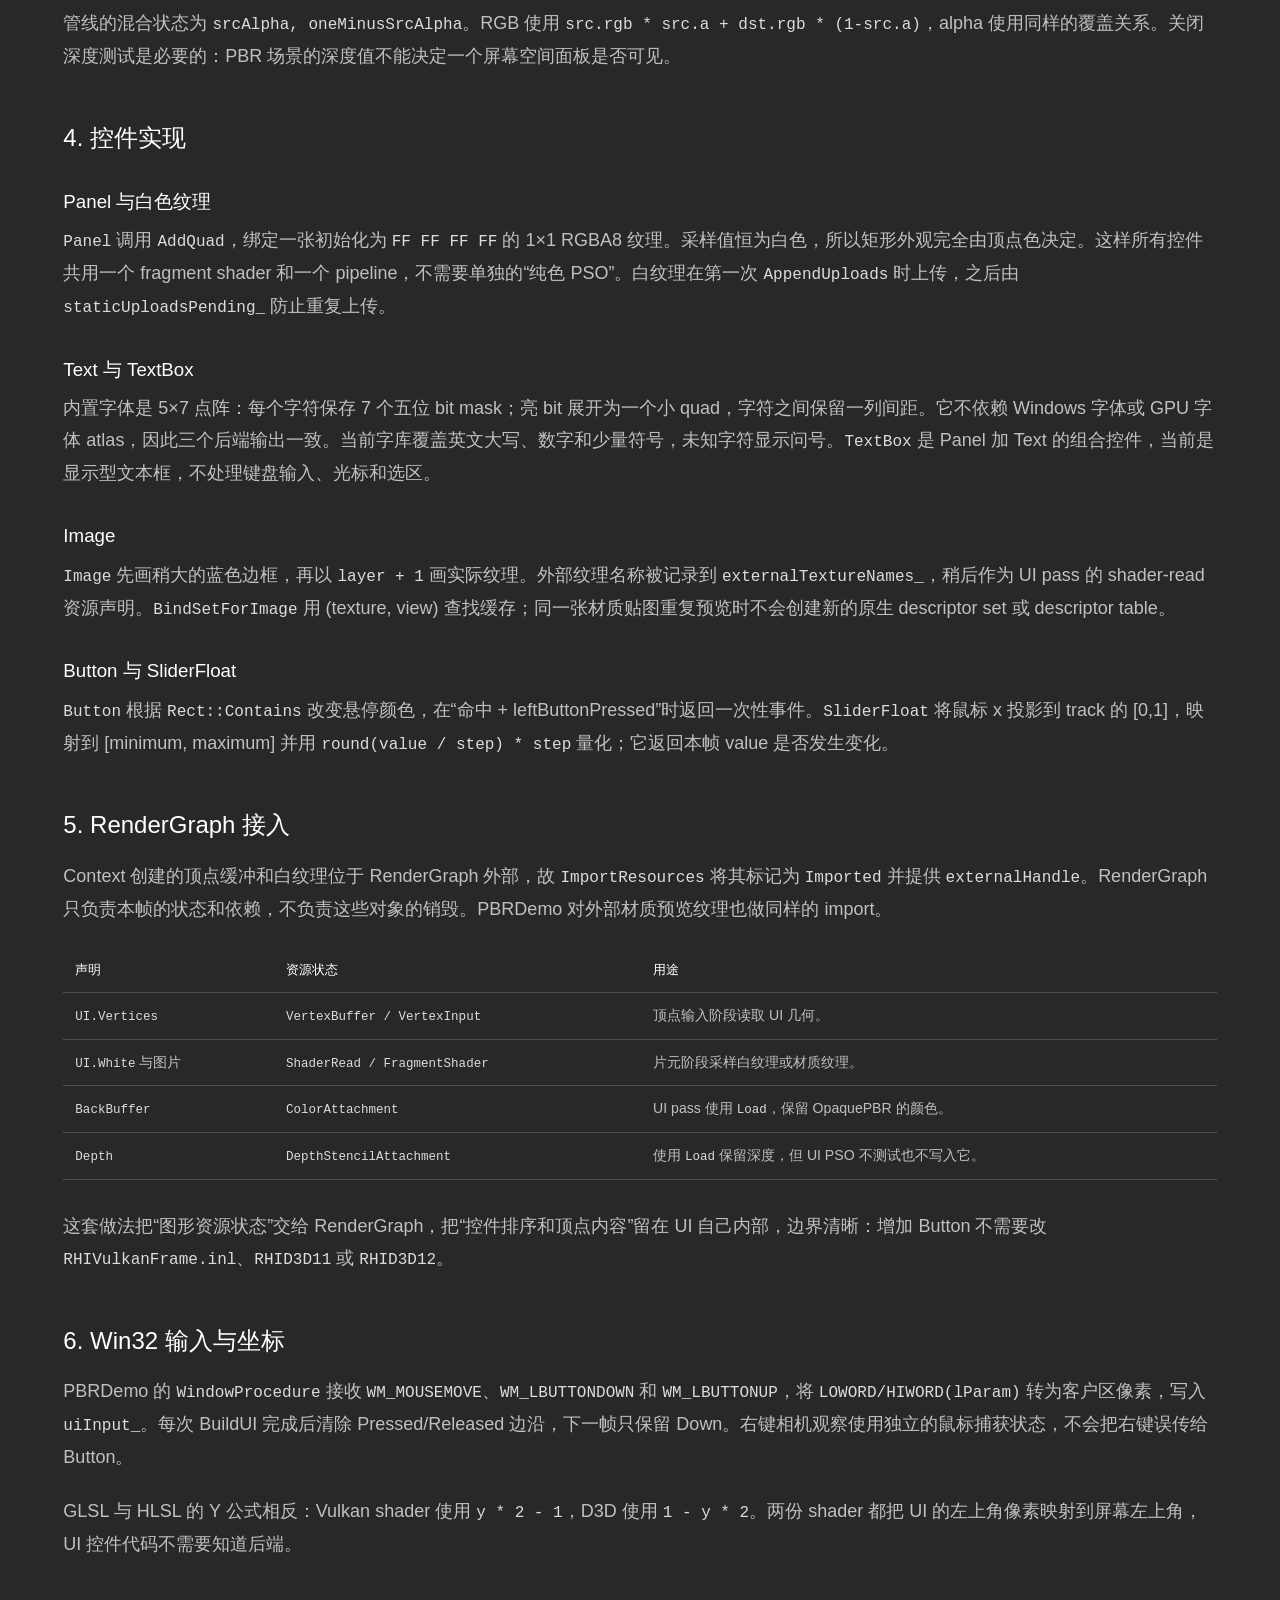
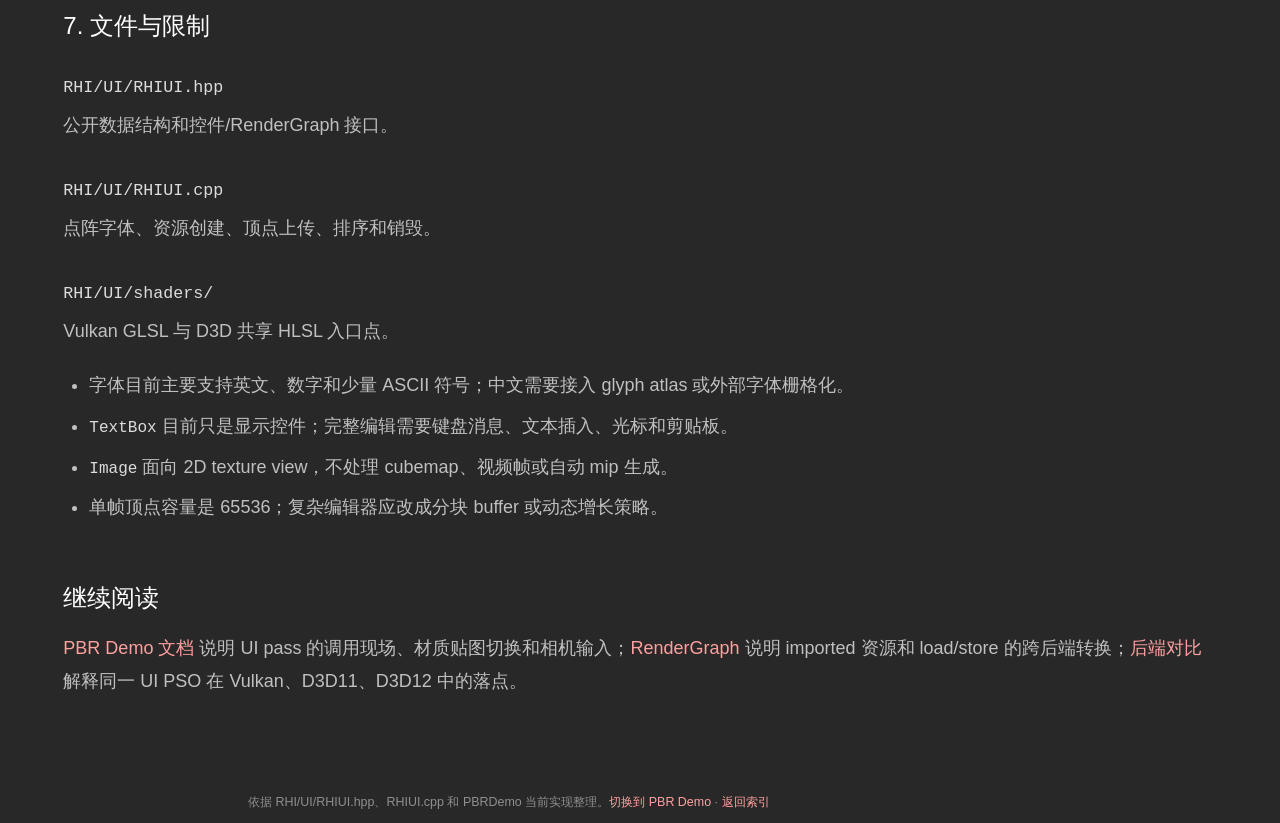
<file: RHI/Docs/ui-system.html>
<!doctype html>
<html lang="zh-CN">
<head>
  <meta charset="utf-8">
  <meta name="viewport" content="width=device-width, initial-scale=1">
  <title>UI 系统 | Excalibur RHI</title>
  <link rel="stylesheet" href="rhi-learning.css">
</head>
<body>
<header class="site-header"><div class="site-header-inner">
  <a class="brand" href="index.html">Excalibur RHI 学习笔记</a>
  <p class="subtitle">不修改 RHI 核心的即时模式 UI</p>
  <nav aria-label="主导航">
    <a href="index.html">总览</a><a href="rhi-definitions.html">资源与枚举</a><a href="device.html">Device</a><a href="render-graph.html">RenderGraph</a><a href="vulkan.html">Vulkan</a><a href="d3d11.html">D3D11</a><a href="d3d12.html">D3D12</a><a href="backend-comparison.html">后端对比</a><a href="pbr-demo.html">PBR Demo</a><a aria-current="page" href="ui-system.html">UI 系统</a><a href="official-references.html">官方资料</a>
  </nav>
</div></header>
<main>
  <p class="eyebrow">RHI/UI/RHIUI.hpp · RHI/UI/RHIUI.cpp</p>
  <h1>UI 系统：把控件变成一个 RenderGraph pass</h1>
  <p class="lead">UI 位于 RHI 之上，只使用 <code>RHIDevice</code>、<code>RHIFramePacket</code> 和 <code>RHIRenderGraph</code> 的公开接口。它不需要修改 Vulkan、D3D11 或 D3D12 的资源表与命令录制代码，因而可作为独立模块复用。</p>

  <div class="callout"><p><span class="label ok">核心结论</span>UI 的遮挡由 painter order（<code>layer</code> 加提交顺序）决定，透明度由普通 source-alpha 混合决定，深度测试和深度写入都关闭。UI pass 使用 <code>Load</code> 读取已经画好的 PBR backbuffer，再用 <code>Store</code> 把合成结果交给 Present。</p></div>

  <h2>1. 一帧的生命周期</h2>
  <pre><code>Win32 WndProc 更新 InputState
        ↓
BeginFrame(extent, input)
        ↓
Panel / Text / Button / Image / SliderFloat（立即生成 CPU 顶点）
        ↓
AppendUploads(frame)       上传顶点和白色 1×1 纹理
ImportResources(graph)     注册 imported buffer/texture
AppendPassReads(uiPass)     声明 shader-read / vertex-input
AppendDraws(uiWorkload)     layer 排序并生成 draw
        ↓
RenderGraph: ShadowMap → OpaquePBR → UI → Present</code></pre>
  <p><code>BeginFrame</code> 会清空上一帧的顶点、draw 列表和外部图片名称。控件函数只做 CPU 侧记录，不立即访问 GPU；因此调用顺序简单、可读，也不会在同一帧创建大量短命原生对象。<code>activeSlider_</code> 是唯一跨帧状态，用于保证鼠标按住滑块拖动时，鼠标离开控件矩形仍能继续修改数值。</p>

  <h2>2. 基本数据结构</h2>
  <div class="table-wrap"><table>
    <thead><tr><th>类型</th><th>含义</th><th>实现细节</th></tr></thead>
    <tbody>
      <tr><td><code>Color</code></td><td>RGBA 归一化颜色和不透明度</td><td>作为顶点色；片元阶段与纹理采样值相乘。</td></tr>
      <tr><td><code>Rect</code></td><td>客户区像素矩形</td><td>命中测试直接使用像素；提交四边形时除以 viewport 宽高。</td></tr>
      <tr><td><code>InputState</code></td><td>鼠标位置及左键边沿</td><td><code>Pressed</code>/<code>Released</code> 是本帧事件，<code>Down</code> 是持续状态。</td></tr>
      <tr><td><code>Context::Vertex</code></td><td>位置、UV、颜色</td><td>每个矩形 6 个顶点，固定写入一个可复用的顶点缓冲。</td></tr>
      <tr><td><code>DrawItem</code></td><td>绑定集和顶点范围</td><td>保存 <code>layer</code>/<code>order</code>，最终稳定排序。</td></tr>
    </tbody>
  </table></div>

  <h2>3. 图层、遮挡与透明度</h2>
  <p>每次绘制都生成一个 <code>DrawItem</code>。提交时增加单调递增的 <code>order</code>；<code>AppendDraws</code> 按 <code>layer</code> 升序、再按 <code>order</code> 升序稳定排序。因此规则是：</p>
  <ul>
    <li>layer 较小的控件先绘制；layer 较大的控件后绘制并覆盖前者。</li>
    <li>同一 layer 中，后调用的控件覆盖先调用的控件。</li>
    <li>覆盖不是深度测试意义上的遮挡，而是颜色写入顺序；半透明控件仍会看到下面的颜色。</li>
  </ul>
  <p>管线的混合状态为 <code>srcAlpha, oneMinusSrcAlpha</code>。RGB 使用 <code>src.rgb * src.a + dst.rgb * (1-src.a)</code>，alpha 使用同样的覆盖关系。关闭深度测试是必要的：PBR 场景的深度值不能决定一个屏幕空间面板是否可见。</p>

  <h2>4. 控件实现</h2>
  <h3>Panel 与白色纹理</h3>
  <p><code>Panel</code> 调用 <code>AddQuad</code>，绑定一张初始化为 <code>FF FF FF FF</code> 的 1×1 RGBA8 纹理。采样值恒为白色，所以矩形外观完全由顶点色决定。这样所有控件共用一个 fragment shader 和一个 pipeline，不需要单独的“纯色 PSO”。白纹理在第一次 <code>AppendUploads</code> 时上传，之后由 <code>staticUploadsPending_</code> 防止重复上传。</p>

  <h3>Text 与 TextBox</h3>
  <p>内置字体是 5×7 点阵：每个字符保存 7 个五位 bit mask；亮 bit 展开为一个小 quad，字符之间保留一列间距。它不依赖 Windows 字体或 GPU 字体 atlas，因此三个后端输出一致。当前字库覆盖英文大写、数字和少量符号，未知字符显示问号。<code>TextBox</code> 是 Panel 加 Text 的组合控件，当前是显示型文本框，不处理键盘输入、光标和选区。</p>

  <h3>Image</h3>
  <p><code>Image</code> 先画稍大的蓝色边框，再以 <code>layer + 1</code> 画实际纹理。外部纹理名称被记录到 <code>externalTextureNames_</code>，稍后作为 UI pass 的 shader-read 资源声明。<code>BindSetForImage</code> 用 (texture, view) 查找缓存；同一张材质贴图重复预览时不会创建新的原生 descriptor set 或 descriptor table。</p>

  <h3>Button 与 SliderFloat</h3>
  <p><code>Button</code> 根据 <code>Rect::Contains</code> 改变悬停颜色，在“命中 + leftButtonPressed”时返回一次性事件。<code>SliderFloat</code> 将鼠标 x 投影到 track 的 [0,1]，映射到 [minimum, maximum] 并用 <code>round(value / step) * step</code> 量化；它返回本帧 value 是否发生变化。</p>

  <h2>5. RenderGraph 接入</h2>
  <p>Context 创建的顶点缓冲和白纹理位于 RenderGraph 外部，故 <code>ImportResources</code> 将其标记为 <code>Imported</code> 并提供 <code>externalHandle</code>。RenderGraph 只负责本帧的状态和依赖，不负责这些对象的销毁。PBRDemo 对外部材质预览纹理也做同样的 import。</p>
  <div class="table-wrap"><table>
    <thead><tr><th>声明</th><th>资源状态</th><th>用途</th></tr></thead>
    <tbody>
      <tr><td><code>UI.Vertices</code></td><td><code>VertexBuffer / VertexInput</code></td><td>顶点输入阶段读取 UI 几何。</td></tr>
      <tr><td><code>UI.White</code> 与图片</td><td><code>ShaderRead / FragmentShader</code></td><td>片元阶段采样白纹理或材质纹理。</td></tr>
      <tr><td><code>BackBuffer</code></td><td><code>ColorAttachment</code></td><td>UI pass 使用 <code>Load</code>，保留 OpaquePBR 的颜色。</td></tr>
      <tr><td><code>Depth</code></td><td><code>DepthStencilAttachment</code></td><td>使用 <code>Load</code> 保留深度，但 UI PSO 不测试也不写入它。</td></tr>
    </tbody>
  </table></div>
  <p>这套做法把“图形资源状态”交给 RenderGraph，把“控件排序和顶点内容”留在 UI 自己内部，边界清晰：增加 Button 不需要改 <code>RHIVulkanFrame.inl</code>、<code>RHID3D11</code> 或 <code>RHID3D12</code>。</p>

  <h2>6. Win32 输入与坐标</h2>
  <p>PBRDemo 的 <code>WindowProcedure</code> 接收 <code>WM_MOUSEMOVE</code>、<code>WM_LBUTTONDOWN</code> 和 <code>WM_LBUTTONUP</code>，将 <code>LOWORD/HIWORD(lParam)</code> 转为客户区像素，写入 <code>uiInput_</code>。每次 BuildUI 完成后清除 Pressed/Released 边沿，下一帧只保留 Down。右键相机观察使用独立的鼠标捕获状态，不会把右键误传给 Button。</p>
  <p>GLSL 与 HLSL 的 Y 公式相反：Vulkan shader 使用 <code>y * 2 - 1</code>，D3D 使用 <code>1 - y * 2</code>。两份 shader 都把 UI 的左上角像素映射到屏幕左上角，UI 控件代码不需要知道后端。</p>

  <h2>7. 文件与限制</h2>
  <div class="two-col">
    <div><h3><code>RHI/UI/RHIUI.hpp</code></h3><p>公开数据结构和控件/RenderGraph 接口。</p></div>
    <div><h3><code>RHI/UI/RHIUI.cpp</code></h3><p>点阵字体、资源创建、顶点上传、排序和销毁。</p></div>
    <div><h3><code>RHI/UI/shaders/</code></h3><p>Vulkan GLSL 与 D3D 共享 HLSL 入口点。</p></div>
  </div>
  <ul>
    <li>字体目前主要支持英文、数字和少量 ASCII 符号；中文需要接入 glyph atlas 或外部字体栅格化。</li>
    <li><code>TextBox</code> 目前只是显示控件；完整编辑需要键盘消息、文本插入、光标和剪贴板。</li>
    <li><code>Image</code> 面向 2D texture view，不处理 cubemap、视频帧或自动 mip 生成。</li>
    <li>单帧顶点容量是 65536；复杂编辑器应改成分块 buffer 或动态增长策略。</li>
  </ul>

  <h2>继续阅读</h2>
  <p><a href="pbr-demo.html">PBR Demo 文档</a> 说明 UI pass 的调用现场、材质贴图切换和相机输入；<a href="render-graph.html">RenderGraph</a> 说明 imported 资源和 load/store 的跨后端转换；<a href="backend-comparison.html">后端对比</a> 解释同一 UI PSO 在 Vulkan、D3D11、D3D12 中的落点。</p>
</main>
<footer class="footer"><div class="footer-inner">依据 RHI/UI/RHIUI.hpp、RHIUI.cpp 和 PBRDemo 当前实现整理。<a href="pbr-demo.html">切换到 PBR Demo</a> · <a href="index.html">返回索引</a></div></footer>
</body></html>
</file>
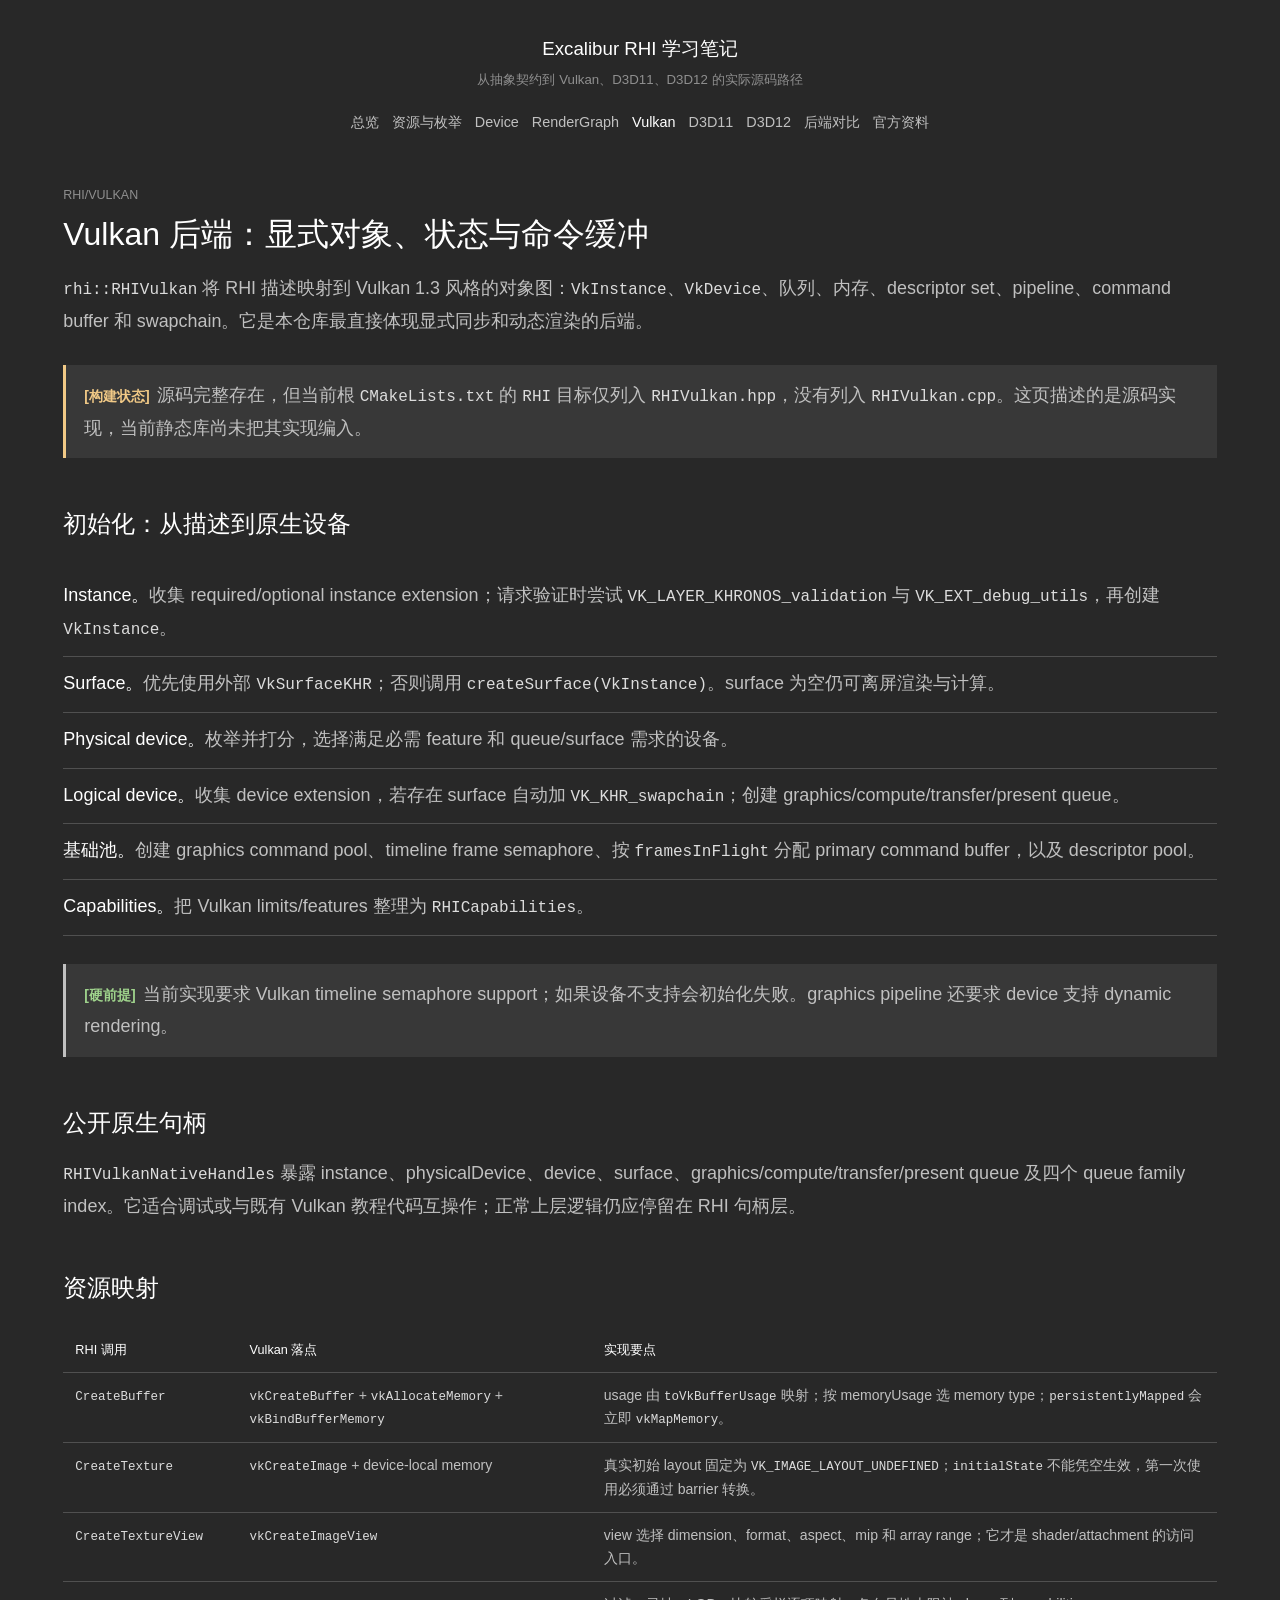
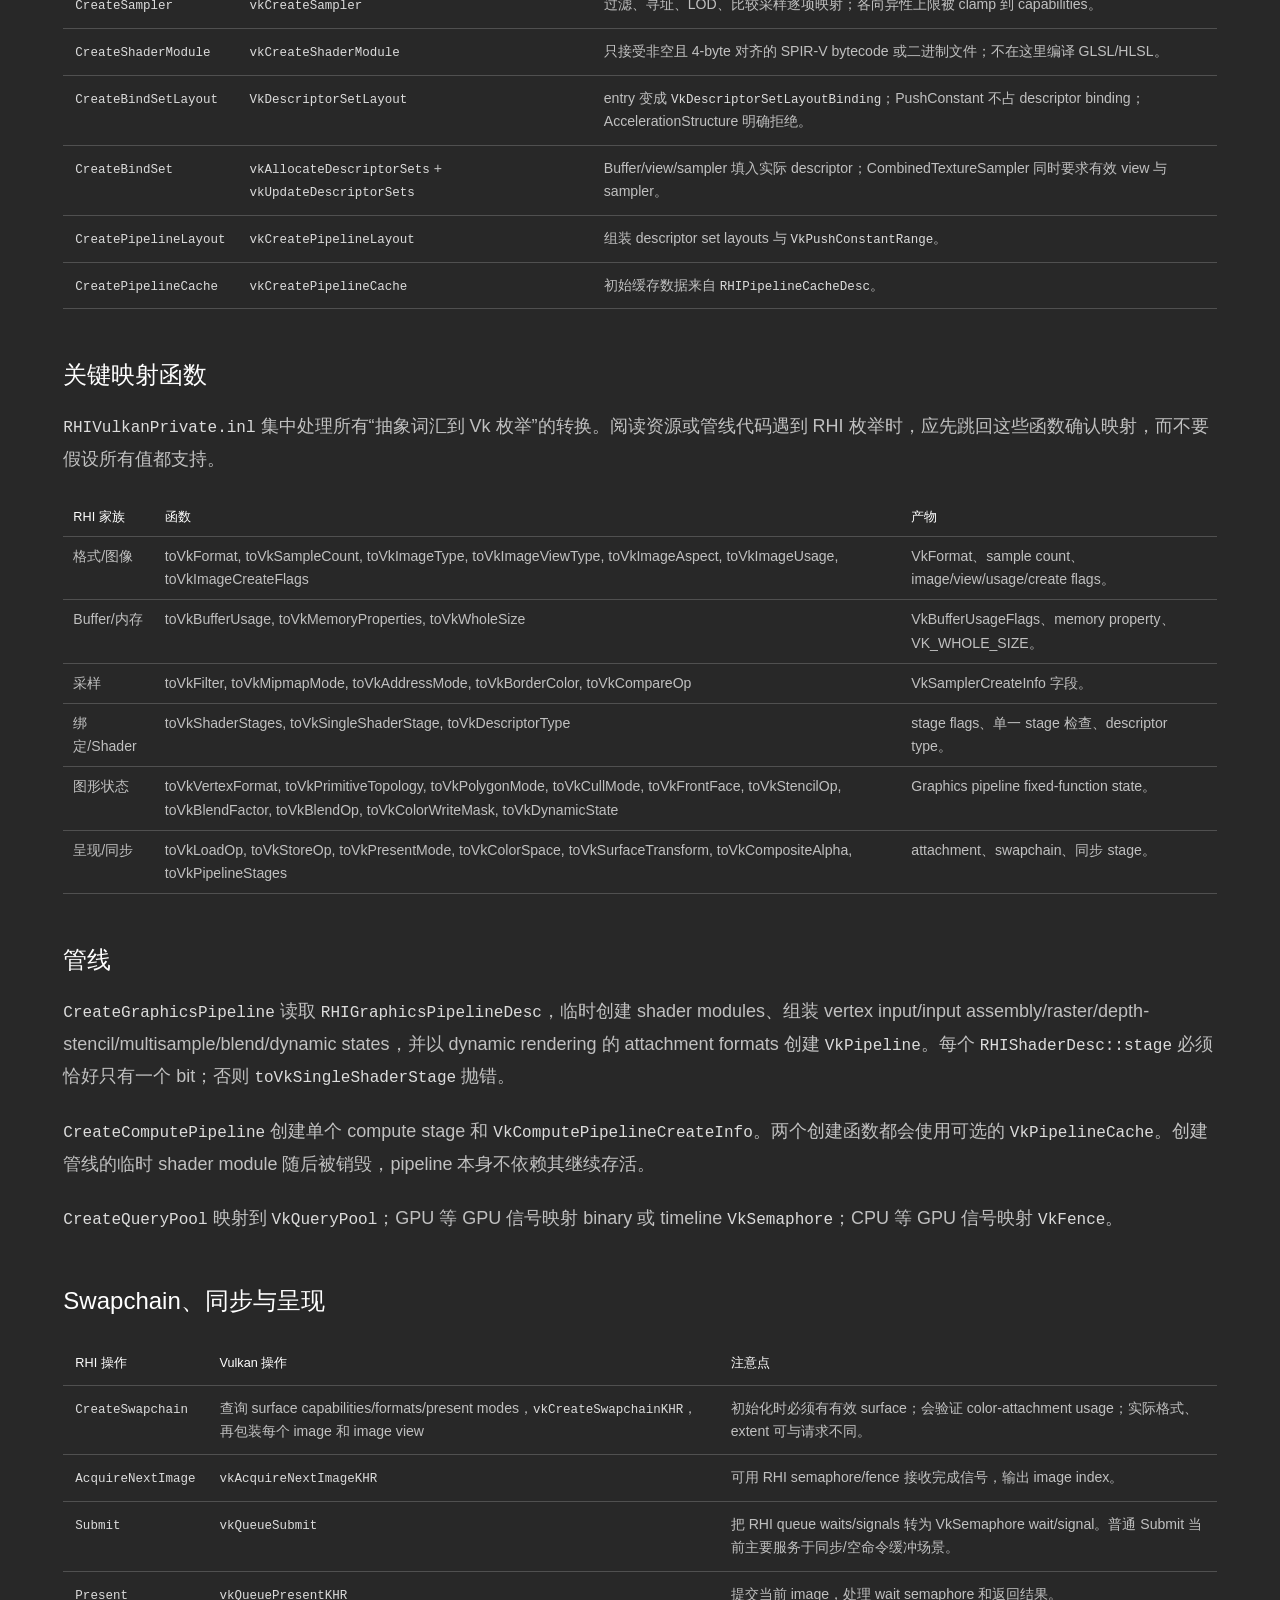
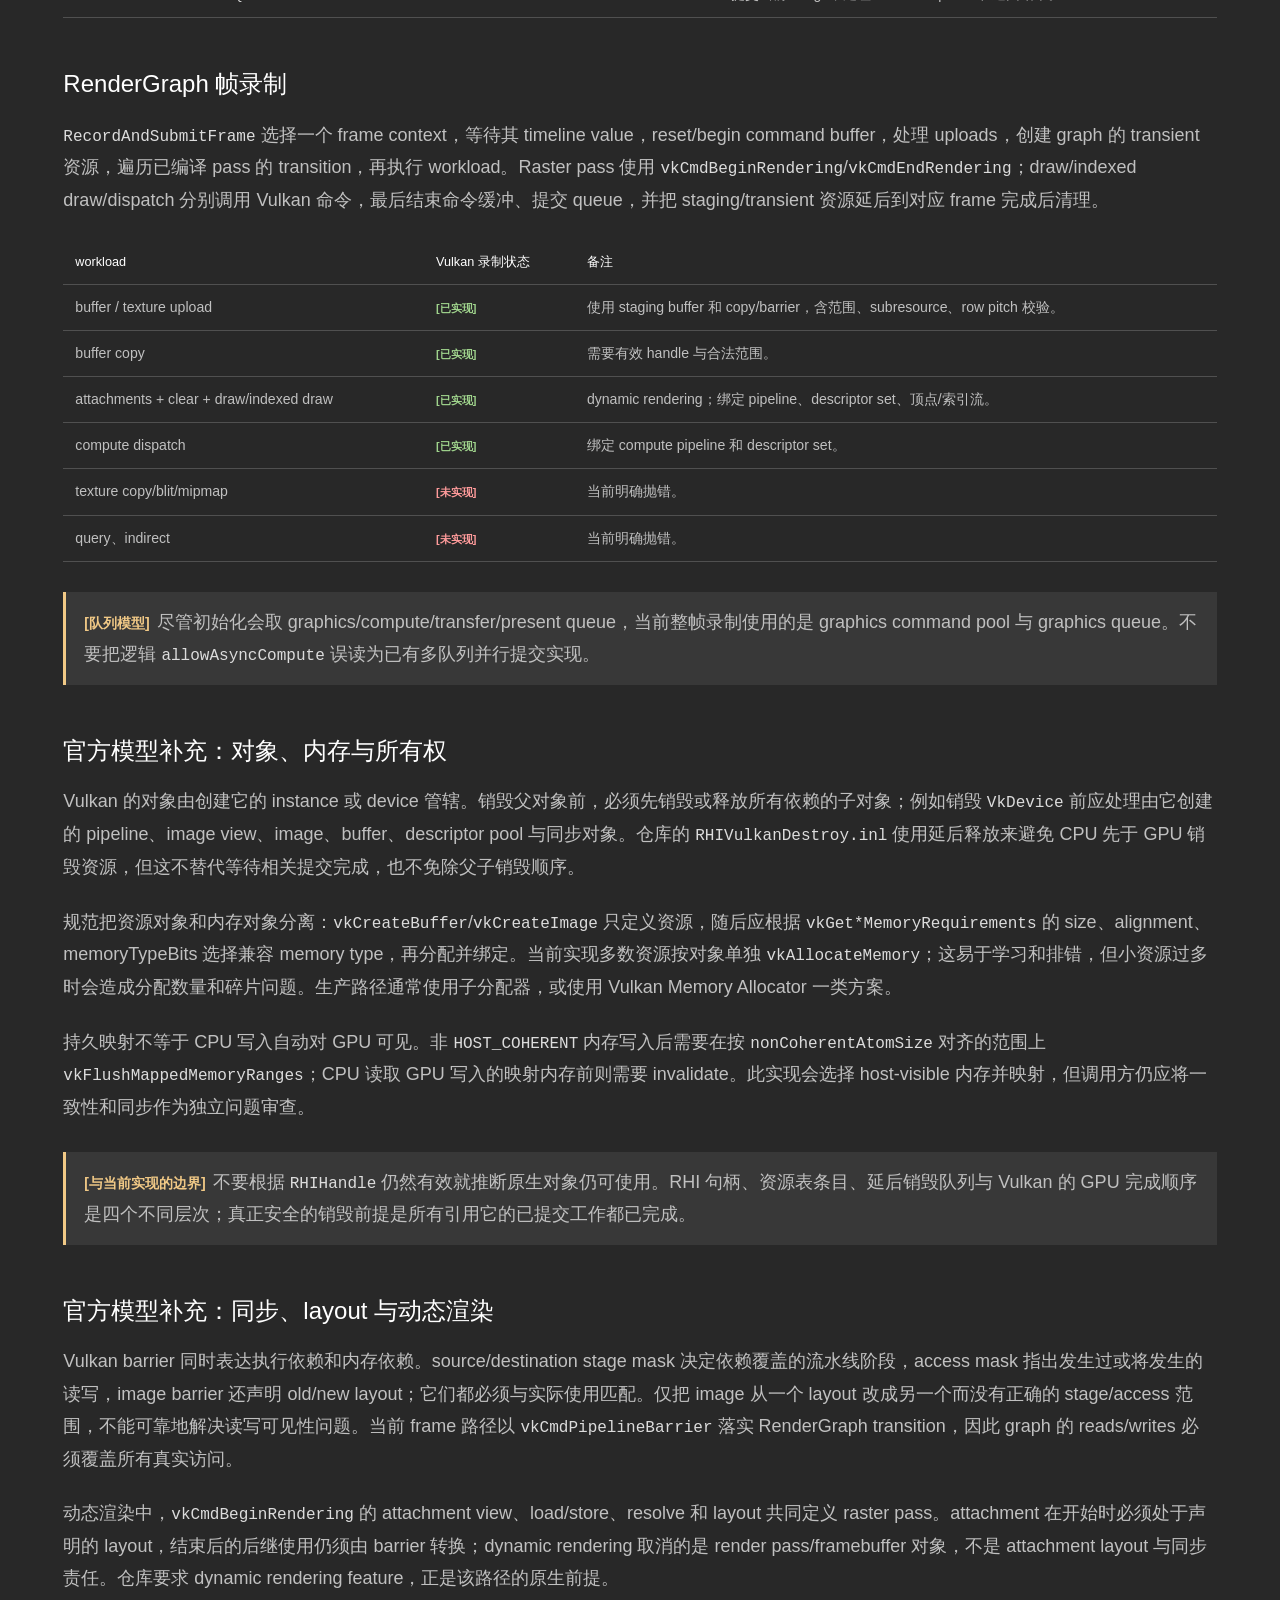
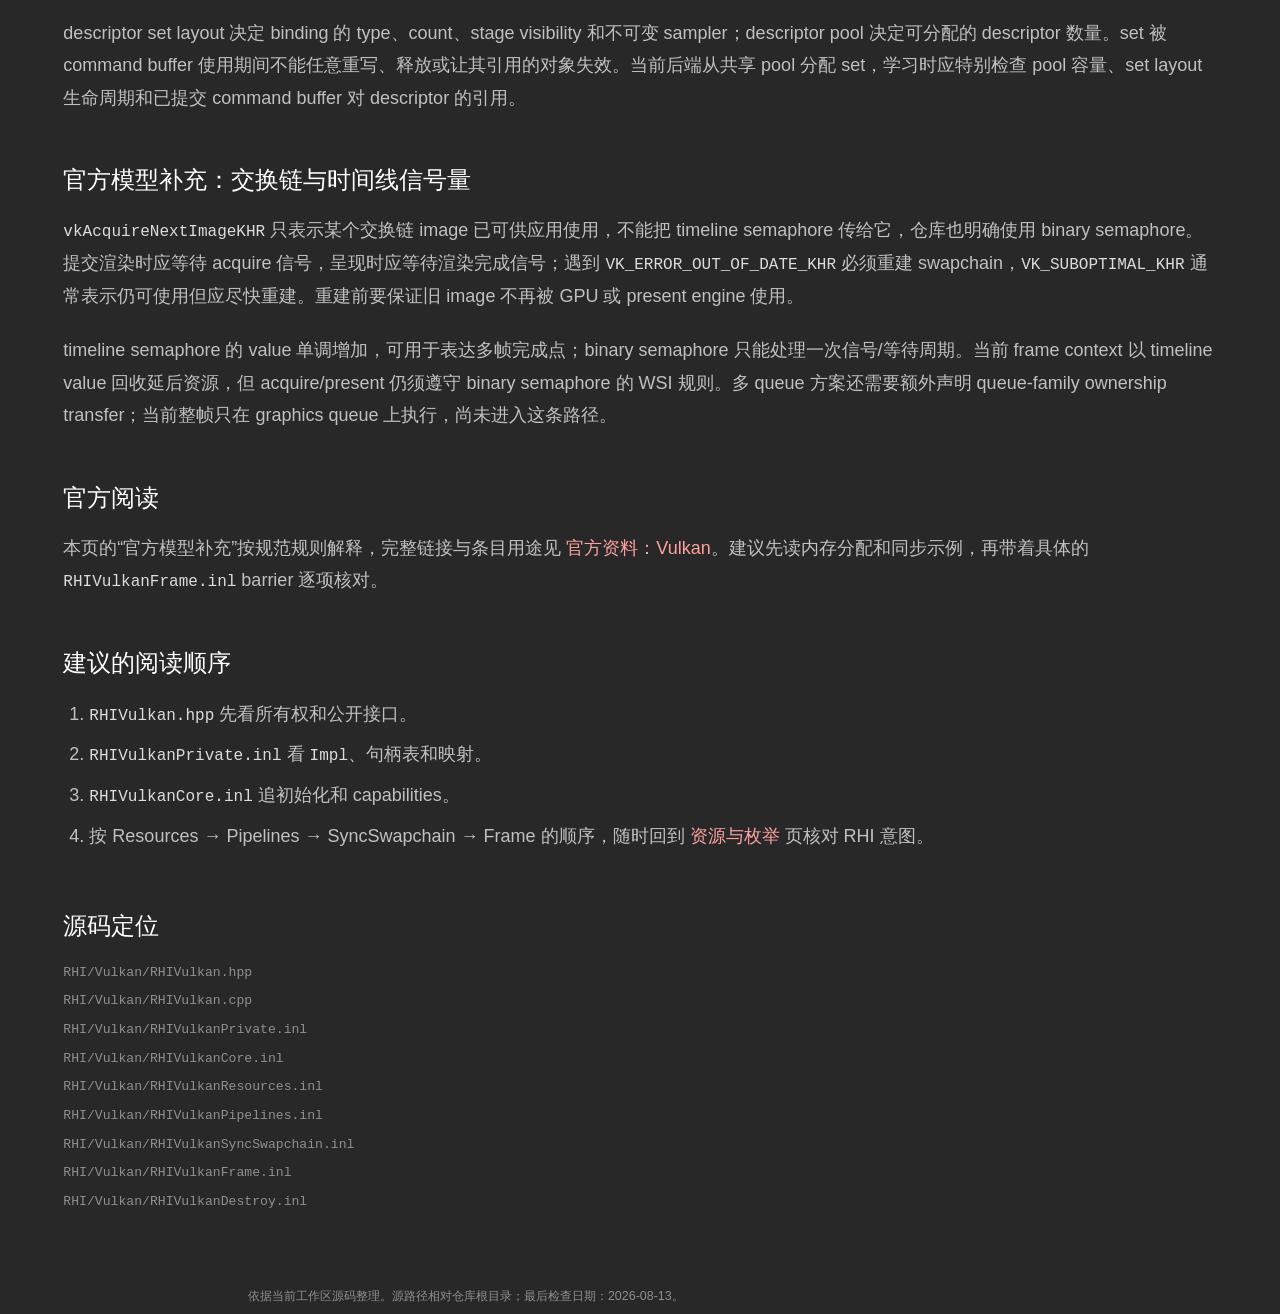
<file: RHI/Docs/vulkan.html>
<!doctype html>
<html lang="zh-CN"><head><meta charset="utf-8"><meta name="viewport" content="width=device-width, initial-scale=1"><title>Vulkan | Excalibur RHI</title><link rel="stylesheet" href="rhi-learning.css"></head>
<body><header class="site-header"><div class="site-header-inner"><a class="brand" href="index.html">Excalibur RHI 学习笔记</a><p class="subtitle">从抽象契约到 Vulkan、D3D11、D3D12 的实际源码路径</p><nav aria-label="主导航"><a href="index.html">总览</a><a href="rhi-definitions.html">资源与枚举</a><a href="device.html">Device</a><a href="render-graph.html">RenderGraph</a><a aria-current="page" href="vulkan.html">Vulkan</a><a href="d3d11.html">D3D11</a><a href="d3d12.html">D3D12</a><a href="backend-comparison.html">后端对比</a><a href="official-references.html">官方资料</a></nav></div></header>
<main>
<p class="eyebrow">RHI/Vulkan</p><h1>Vulkan 后端：显式对象、状态与命令缓冲</h1><p class="lead"><code>rhi::RHIVulkan</code> 将 RHI 描述映射到 Vulkan 1.3 风格的对象图：<code>VkInstance</code>、<code>VkDevice</code>、队列、内存、descriptor set、pipeline、command buffer 和 swapchain。它是本仓库最直接体现显式同步和动态渲染的后端。</p>
<div class="callout warning"><p><span class="label limit">构建状态</span>源码完整存在，但当前根 <code>CMakeLists.txt</code> 的 <code>RHI</code> 目标仅列入 <code>RHIVulkan.hpp</code>，没有列入 <code>RHIVulkan.cpp</code>。这页描述的是源码实现，当前静态库尚未把其实现编入。</p></div>

<h2>初始化：从描述到原生设备</h2>
<div class="flow"><div class="flow-step"><strong>Instance。</strong>收集 required/optional instance extension；请求验证时尝试 <code>VK_LAYER_KHRONOS_validation</code> 与 <code>VK_EXT_debug_utils</code>，再创建 <code>VkInstance</code>。</div><div class="flow-step"><strong>Surface。</strong>优先使用外部 <code>VkSurfaceKHR</code>；否则调用 <code>createSurface(VkInstance)</code>。surface 为空仍可离屏渲染与计算。</div><div class="flow-step"><strong>Physical device。</strong>枚举并打分，选择满足必需 feature 和 queue/surface 需求的设备。</div><div class="flow-step"><strong>Logical device。</strong>收集 device extension，若存在 surface 自动加 <code>VK_KHR_swapchain</code>；创建 graphics/compute/transfer/present queue。</div><div class="flow-step"><strong>基础池。</strong>创建 graphics command pool、timeline frame semaphore、按 <code>framesInFlight</code> 分配 primary command buffer，以及 descriptor pool。</div><div class="flow-step"><strong>Capabilities。</strong>把 Vulkan limits/features 整理为 <code>RHICapabilities</code>。</div></div>
<div class="callout"><p><span class="label ok">硬前提</span>当前实现要求 Vulkan timeline semaphore support；如果设备不支持会初始化失败。graphics pipeline 还要求 device 支持 dynamic rendering。</p></div>

<h2>公开原生句柄</h2>
<p><code>RHIVulkanNativeHandles</code> 暴露 instance、physicalDevice、device、surface、graphics/compute/transfer/present queue 及四个 queue family index。它适合调试或与既有 Vulkan 教程代码互操作；正常上层逻辑仍应停留在 RHI 句柄层。</p>

<h2>资源映射</h2>
<div class="table-wrap"><table><thead><tr><th>RHI 调用</th><th>Vulkan 落点</th><th>实现要点</th></tr></thead><tbody>
<tr><td><code>CreateBuffer</code></td><td><code>vkCreateBuffer</code> + <code>vkAllocateMemory</code> + <code>vkBindBufferMemory</code></td><td>usage 由 <code>toVkBufferUsage</code> 映射；按 memoryUsage 选 memory type；<code>persistentlyMapped</code> 会立即 <code>vkMapMemory</code>。</td></tr>
<tr><td><code>CreateTexture</code></td><td><code>vkCreateImage</code> + device-local memory</td><td>真实初始 layout 固定为 <code>VK_IMAGE_LAYOUT_UNDEFINED</code>；<code>initialState</code> 不能凭空生效，第一次使用必须通过 barrier 转换。</td></tr>
<tr><td><code>CreateTextureView</code></td><td><code>vkCreateImageView</code></td><td>view 选择 dimension、format、aspect、mip 和 array range；它才是 shader/attachment 的访问入口。</td></tr>
<tr><td><code>CreateSampler</code></td><td><code>vkCreateSampler</code></td><td>过滤、寻址、LOD、比较采样逐项映射；各向异性上限被 clamp 到 capabilities。</td></tr>
<tr><td><code>CreateShaderModule</code></td><td><code>vkCreateShaderModule</code></td><td>只接受非空且 4-byte 对齐的 SPIR-V bytecode 或二进制文件；不在这里编译 GLSL/HLSL。</td></tr>
<tr><td><code>CreateBindSetLayout</code></td><td><code>VkDescriptorSetLayout</code></td><td>entry 变成 <code>VkDescriptorSetLayoutBinding</code>；PushConstant 不占 descriptor binding；AccelerationStructure 明确拒绝。</td></tr>
<tr><td><code>CreateBindSet</code></td><td><code>vkAllocateDescriptorSets</code> + <code>vkUpdateDescriptorSets</code></td><td>Buffer/view/sampler 填入实际 descriptor；CombinedTextureSampler 同时要求有效 view 与 sampler。</td></tr>
<tr><td><code>CreatePipelineLayout</code></td><td><code>vkCreatePipelineLayout</code></td><td>组装 descriptor set layouts 与 <code>VkPushConstantRange</code>。</td></tr>
<tr><td><code>CreatePipelineCache</code></td><td><code>vkCreatePipelineCache</code></td><td>初始缓存数据来自 <code>RHIPipelineCacheDesc</code>。</td></tr>
</tbody></table></div>

<h2>关键映射函数</h2>
<p><code>RHIVulkanPrivate.inl</code> 集中处理所有“抽象词汇到 Vk 枚举”的转换。阅读资源或管线代码遇到 RHI 枚举时，应先跳回这些函数确认映射，而不要假设所有值都支持。</p>
<div class="table-wrap"><table class="compact"><thead><tr><th>RHI 家族</th><th>函数</th><th>产物</th></tr></thead><tbody>
<tr><td>格式/图像</td><td>toVkFormat, toVkSampleCount, toVkImageType, toVkImageViewType, toVkImageAspect, toVkImageUsage, toVkImageCreateFlags</td><td>VkFormat、sample count、image/view/usage/create flags。</td></tr>
<tr><td>Buffer/内存</td><td>toVkBufferUsage, toVkMemoryProperties, toVkWholeSize</td><td>VkBufferUsageFlags、memory property、VK_WHOLE_SIZE。</td></tr>
<tr><td>采样</td><td>toVkFilter, toVkMipmapMode, toVkAddressMode, toVkBorderColor, toVkCompareOp</td><td>VkSamplerCreateInfo 字段。</td></tr>
<tr><td>绑定/Shader</td><td>toVkShaderStages, toVkSingleShaderStage, toVkDescriptorType</td><td>stage flags、单一 stage 检查、descriptor type。</td></tr>
<tr><td>图形状态</td><td>toVkVertexFormat, toVkPrimitiveTopology, toVkPolygonMode, toVkCullMode, toVkFrontFace, toVkStencilOp, toVkBlendFactor, toVkBlendOp, toVkColorWriteMask, toVkDynamicState</td><td>Graphics pipeline fixed-function state。</td></tr>
<tr><td>呈现/同步</td><td>toVkLoadOp, toVkStoreOp, toVkPresentMode, toVkColorSpace, toVkSurfaceTransform, toVkCompositeAlpha, toVkPipelineStages</td><td>attachment、swapchain、同步 stage。</td></tr>
</tbody></table></div>

<h2>管线</h2>
<p><code>CreateGraphicsPipeline</code> 读取 <code>RHIGraphicsPipelineDesc</code>，临时创建 shader modules、组装 vertex input/input assembly/raster/depth-stencil/multisample/blend/dynamic states，并以 dynamic rendering 的 attachment formats 创建 <code>VkPipeline</code>。每个 <code>RHIShaderDesc::stage</code> 必须恰好只有一个 bit；否则 <code>toVkSingleShaderStage</code> 抛错。</p>
<p><code>CreateComputePipeline</code> 创建单个 compute stage 和 <code>VkComputePipelineCreateInfo</code>。两个创建函数都会使用可选的 <code>VkPipelineCache</code>。创建管线的临时 shader module 随后被销毁，pipeline 本身不依赖其继续存活。</p>
<p><code>CreateQueryPool</code> 映射到 <code>VkQueryPool</code>；GPU 等 GPU 信号映射 binary 或 timeline <code>VkSemaphore</code>；CPU 等 GPU 信号映射 <code>VkFence</code>。</p>

<h2>Swapchain、同步与呈现</h2>
<div class="table-wrap"><table><thead><tr><th>RHI 操作</th><th>Vulkan 操作</th><th>注意点</th></tr></thead><tbody>
<tr><td><code>CreateSwapchain</code></td><td>查询 surface capabilities/formats/present modes，<code>vkCreateSwapchainKHR</code>，再包装每个 image 和 image view</td><td>初始化时必须有有效 surface；会验证 color-attachment usage；实际格式、extent 可与请求不同。</td></tr>
<tr><td><code>AcquireNextImage</code></td><td><code>vkAcquireNextImageKHR</code></td><td>可用 RHI semaphore/fence 接收完成信号，输出 image index。</td></tr>
<tr><td><code>Submit</code></td><td><code>vkQueueSubmit</code></td><td>把 RHI queue waits/signals 转为 VkSemaphore wait/signal。普通 Submit 当前主要服务于同步/空命令缓冲场景。</td></tr>
<tr><td><code>Present</code></td><td><code>vkQueuePresentKHR</code></td><td>提交当前 image，处理 wait semaphore 和返回结果。</td></tr>
</tbody></table></div>

<h2>RenderGraph 帧录制</h2>
<p><code>RecordAndSubmitFrame</code> 选择一个 frame context，等待其 timeline value，reset/begin command buffer，处理 uploads，创建 graph 的 transient 资源，遍历已编译 pass 的 transition，再执行 workload。Raster pass 使用 <code>vkCmdBeginRendering</code>/<code>vkCmdEndRendering</code>；draw/indexed draw/dispatch 分别调用 Vulkan 命令，最后结束命令缓冲、提交 queue，并把 staging/transient 资源延后到对应 frame 完成后清理。</p>
<div class="table-wrap"><table><thead><tr><th>workload</th><th>Vulkan 录制状态</th><th>备注</th></tr></thead><tbody>
<tr><td>buffer / texture upload</td><td><span class="label ok">已实现</span></td><td>使用 staging buffer 和 copy/barrier，含范围、subresource、row pitch 校验。</td></tr>
<tr><td>buffer copy</td><td><span class="label ok">已实现</span></td><td>需要有效 handle 与合法范围。</td></tr>
<tr><td>attachments + clear + draw/indexed draw</td><td><span class="label ok">已实现</span></td><td>dynamic rendering；绑定 pipeline、descriptor set、顶点/索引流。</td></tr>
<tr><td>compute dispatch</td><td><span class="label ok">已实现</span></td><td>绑定 compute pipeline 和 descriptor set。</td></tr>
<tr><td>texture copy/blit/mipmap</td><td><span class="label missing">未实现</span></td><td>当前明确抛错。</td></tr>
<tr><td>query、indirect</td><td><span class="label missing">未实现</span></td><td>当前明确抛错。</td></tr>
</tbody></table></div>
<div class="callout warning"><p><span class="label limit">队列模型</span>尽管初始化会取 graphics/compute/transfer/present queue，当前整帧录制使用的是 graphics command pool 与 graphics queue。不要把逻辑 <code>allowAsyncCompute</code> 误读为已有多队列并行提交实现。</p></div>

<h2>官方模型补充：对象、内存与所有权</h2>
<p>Vulkan 的对象由创建它的 instance 或 device 管辖。销毁父对象前，必须先销毁或释放所有依赖的子对象；例如销毁 <code>VkDevice</code> 前应处理由它创建的 pipeline、image view、image、buffer、descriptor pool 与同步对象。仓库的 <code>RHIVulkanDestroy.inl</code> 使用延后释放来避免 CPU 先于 GPU 销毁资源，但这不替代等待相关提交完成，也不免除父子销毁顺序。</p>
<p>规范把资源对象和内存对象分离：<code>vkCreateBuffer</code>/<code>vkCreateImage</code> 只定义资源，随后应根据 <code>vkGet*MemoryRequirements</code> 的 size、alignment、memoryTypeBits 选择兼容 memory type，再分配并绑定。当前实现多数资源按对象单独 <code>vkAllocateMemory</code>；这易于学习和排错，但小资源过多时会造成分配数量和碎片问题。生产路径通常使用子分配器，或使用 Vulkan Memory Allocator 一类方案。</p>
<p>持久映射不等于 CPU 写入自动对 GPU 可见。非 <code>HOST_COHERENT</code> 内存写入后需要在按 <code>nonCoherentAtomSize</code> 对齐的范围上 <code>vkFlushMappedMemoryRanges</code>；CPU 读取 GPU 写入的映射内存前则需要 invalidate。此实现会选择 host-visible 内存并映射，但调用方仍应将一致性和同步作为独立问题审查。</p>
<div class="callout warning"><p><span class="label limit">与当前实现的边界</span>不要根据 <code>RHIHandle</code> 仍然有效就推断原生对象仍可使用。RHI 句柄、资源表条目、延后销毁队列与 Vulkan 的 GPU 完成顺序是四个不同层次；真正安全的销毁前提是所有引用它的已提交工作都已完成。</p></div>

<h2>官方模型补充：同步、layout 与动态渲染</h2>
<p>Vulkan barrier 同时表达执行依赖和内存依赖。source/destination stage mask 决定依赖覆盖的流水线阶段，access mask 指出发生过或将发生的读写，image barrier 还声明 old/new layout；它们都必须与实际使用匹配。仅把 image 从一个 layout 改成另一个而没有正确的 stage/access 范围，不能可靠地解决读写可见性问题。当前 frame 路径以 <code>vkCmdPipelineBarrier</code> 落实 RenderGraph transition，因此 graph 的 reads/writes 必须覆盖所有真实访问。</p>
<p>动态渲染中，<code>vkCmdBeginRendering</code> 的 attachment view、load/store、resolve 和 layout 共同定义 raster pass。attachment 在开始时必须处于声明的 layout，结束后的后继使用仍须由 barrier 转换；dynamic rendering 取消的是 render pass/framebuffer 对象，不是 attachment layout 与同步责任。仓库要求 dynamic rendering feature，正是该路径的原生前提。</p>
<p>descriptor set layout 决定 binding 的 type、count、stage visibility 和不可变 sampler；descriptor pool 决定可分配的 descriptor 数量。set 被 command buffer 使用期间不能任意重写、释放或让其引用的对象失效。当前后端从共享 pool 分配 set，学习时应特别检查 pool 容量、set layout 生命周期和已提交 command buffer 对 descriptor 的引用。</p>

<h2>官方模型补充：交换链与时间线信号量</h2>
<p><code>vkAcquireNextImageKHR</code> 只表示某个交换链 image 已可供应用使用，不能把 timeline semaphore 传给它，仓库也明确使用 binary semaphore。提交渲染时应等待 acquire 信号，呈现时应等待渲染完成信号；遇到 <code>VK_ERROR_OUT_OF_DATE_KHR</code> 必须重建 swapchain，<code>VK_SUBOPTIMAL_KHR</code> 通常表示仍可使用但应尽快重建。重建前要保证旧 image 不再被 GPU 或 present engine 使用。</p>
<p>timeline semaphore 的 value 单调增加，可用于表达多帧完成点；binary semaphore 只能处理一次信号/等待周期。当前 frame context 以 timeline value 回收延后资源，但 acquire/present 仍须遵守 binary semaphore 的 WSI 规则。多 queue 方案还需要额外声明 queue-family ownership transfer；当前整帧只在 graphics queue 上执行，尚未进入这条路径。</p>

<h2>官方阅读</h2>
<p>本页的“官方模型补充”按规范规则解释，完整链接与条目用途见 <a href="official-references.html#vulkan">官方资料：Vulkan</a>。建议先读内存分配和同步示例，再带着具体的 <code>RHIVulkanFrame.inl</code> barrier 逐项核对。</p>

<h2>建议的阅读顺序</h2><ol><li><code>RHIVulkan.hpp</code> 先看所有权和公开接口。</li><li><code>RHIVulkanPrivate.inl</code> 看 <code>Impl</code>、句柄表和映射。</li><li><code>RHIVulkanCore.inl</code> 追初始化和 capabilities。</li><li>按 Resources → Pipelines → SyncSwapchain → Frame 的顺序，随时回到 <a href="rhi-definitions.html">资源与枚举</a> 页核对 RHI 意图。</li></ol>
<h2>源码定位</h2><div class="source-list"><div>RHI/Vulkan/RHIVulkan.hpp</div><div>RHI/Vulkan/RHIVulkan.cpp</div><div>RHI/Vulkan/RHIVulkanPrivate.inl</div><div>RHI/Vulkan/RHIVulkanCore.inl</div><div>RHI/Vulkan/RHIVulkanResources.inl</div><div>RHI/Vulkan/RHIVulkanPipelines.inl</div><div>RHI/Vulkan/RHIVulkanSyncSwapchain.inl</div><div>RHI/Vulkan/RHIVulkanFrame.inl</div><div>RHI/Vulkan/RHIVulkanDestroy.inl</div></div>
</main><footer class="footer"><div class="footer-inner">依据当前工作区源码整理。源路径相对仓库根目录；最后检查日期：2026-08-13。</div></footer></body></html>
</file>
<file: RHI/Docs/rhi-learning.css>
:root {
    color-scheme: dark;
    --page: #282828;
    --panel: #383838;
    --panel-hover: #404040;
    --ink: #c0c0c0;
    --heading: #ffffff;
    --muted: #8f8f8f;
    --line: #505050;
    --link: #ffa0a0;
    --code: #dcdcdc;
    --ok: #9fd38c;
    --limit: #f1c986;
    --missing: #ff9b9b;
}

* { box-sizing: border-box; }
html { scroll-behavior: smooth; }
body {
    display: flex;
    flex-direction: column;
    min-height: 100vh;
    margin: 0;
    background: var(--page);
    color: var(--ink);
    font-family: Arial, "Microsoft YaHei", "Noto Sans SC", sans-serif;
    font-size: 18px;
    font-weight: 400;
    line-height: 1.8;
    overflow-x: hidden;
}

a { color: var(--link); text-decoration: none; transition: color 0.2s; }
a:hover { color: var(--heading); }
code, pre { font-family: Consolas, "Cascadia Mono", monospace; }
code { color: var(--code); font-size: 0.89em; }

.site-header-inner, main, .footer-inner {
    width: 100%;
    max-width: 120ch;
    margin-right: auto;
    margin-left: auto;
    padding-right: 24px;
    padding-left: 24px;
    min-width: 0;
}

.site-header-inner {
    display: flex;
    flex-direction: column;
    align-items: center;
    padding-top: 32px;
    padding-bottom: 48px;
    text-align: center;
}

.brand {
    color: var(--heading);
    font-size: 1.17rem;
    font-weight: 400;
    text-decoration: none;
}
.brand:hover { color: var(--link); }
.subtitle { margin: 2px 0 18px; color: var(--muted); font-size: 0.83rem; }
nav {
    display: flex;
    flex-wrap: wrap;
    justify-content: center;
    gap: 0 13px;
    font-size: 0.9rem;
    line-height: 1.8;
}
nav a { color: var(--ink); white-space: nowrap; }
nav a:hover, nav a[aria-current="page"] { color: var(--heading); }

main { flex: 1 0 auto; padding-bottom: 54px; }
h1, h2, h3, h4 { color: var(--heading); font-weight: 400; letter-spacing: 0; line-height: 1.35; }
h1 { margin: 0 0 16px; font-size: 2rem; }
h2 { margin: 50px 0 18px; font-size: 1.5rem; }
h3 { margin: 34px 0 10px; font-size: 1.17rem; }
h4 { margin: 25px 0 8px; font-size: 1rem; }
p { margin: 0 0 22px; }
ul, ol { margin: 0 0 24px; padding-left: 26px; }
li { padding-bottom: 8px; }
.lead { color: var(--ink); font-size: 1.12rem; line-height: 1.8; }
.eyebrow { margin: 0 0 7px; color: var(--muted); font-size: 0.78rem; text-transform: uppercase; }
.meta { color: var(--muted); font-size: 0.78rem; }

.callout {
    margin: 28px 0;
    padding: 14px 18px;
    border-left: 3px solid var(--ink);
    background: var(--panel);
}
.callout.warning { border-left-color: var(--limit); }
.callout.danger { border-left-color: var(--missing); }
.callout p:last-child { margin-bottom: 0; }
.label {
    display: inline;
    margin-right: 7px;
    padding: 0;
    border: 0;
    color: currentColor;
    font-size: 0.78em;
    font-weight: 700;
}
.label::before { content: "["; }
.label::after { content: "]"; }
.ok { color: var(--ok); }
.limit { color: var(--limit); }
.missing { color: var(--missing); }

pre {
    margin: 24px 0 28px;
    padding: 0;
    overflow-x: auto;
    border: 0;
    background: transparent;
    color: var(--code);
    font-size: 0.95rem;
    font-weight: 700;
    line-height: 1.45;
    white-space: pre;
}
pre code { color: inherit; font-size: inherit; }

.table-wrap { margin: 24px 0 30px; overflow-x: auto; }
table { width: 100%; min-width: 660px; border-collapse: collapse; color: var(--ink); font-size: 0.88rem; line-height: 1.65; }
th, td { padding: 11px 12px; border-bottom: 1px solid var(--line); text-align: left; vertical-align: top; }
th { color: var(--heading); font-size: 0.9em; font-weight: 400; }
td code { white-space: nowrap; }
.compact th, .compact td { padding: 8px 10px; }

.flow { margin: 28px 0; padding: 0; border: 0; }
.flow-step { padding: 10px 0 12px; border-bottom: 1px solid var(--line); }
.flow-step::before { content: none; }
.flow-step strong { color: var(--heading); font-weight: 400; }

.two-col { display: grid; grid-template-columns: repeat(3, minmax(0, 1fr)); column-gap: 32px; }
.two-col h3 { margin-top: 12px; }
.two-col h3 a { color: var(--heading); }
.two-col h3 a:hover { color: var(--link); }
.source-list { padding: 0; border: 0; background: transparent; color: var(--muted); font-family: Consolas, "Cascadia Mono", monospace; font-size: 0.82rem; }
.source-list div + div { margin-top: 5px; }
.reference-list { margin-top: 12px; }
.reference-list li { padding-bottom: 11px; }
.reference-list a { overflow-wrap: anywhere; }
.reference-note { color: var(--muted); font-size: 0.88em; }
.checklist { list-style: none; padding-left: 0; }
.checklist li { position: relative; padding-left: 24px; }
.checklist li::before { position: absolute; left: 0; color: var(--muted); content: "[ ]"; font-family: Consolas, monospace; }

.footer { flex: 0 0 auto; color: var(--muted); font-size: 0.78rem; }
.footer-inner { padding-top: 18px; padding-bottom: 26px; }

@media only screen and (max-width: 1280px) {
    .two-col { grid-template-columns: 1fr; }
}

@media only screen and (max-width: 620px) {
    body { font-size: 16px; }
    .site-header-inner, main, .footer-inner { padding-right: 16px; padding-left: 16px; }
    .site-header-inner { padding-top: 24px; padding-bottom: 36px; }
    nav { gap: 0 10px; font-size: 0.82rem; }
    .subtitle, h1, h2, h3, h4, p, li, .callout, .flow-step, .source-list {
        overflow-wrap: anywhere;
        word-break: break-word;
    }
    nav a { white-space: normal; }
    h1 { font-size: 1.7rem; }
    h2 { margin-top: 42px; font-size: 1.35rem; }
    .lead { font-size: 1.05rem; }
    table { min-width: 600px; }
}
</file>
